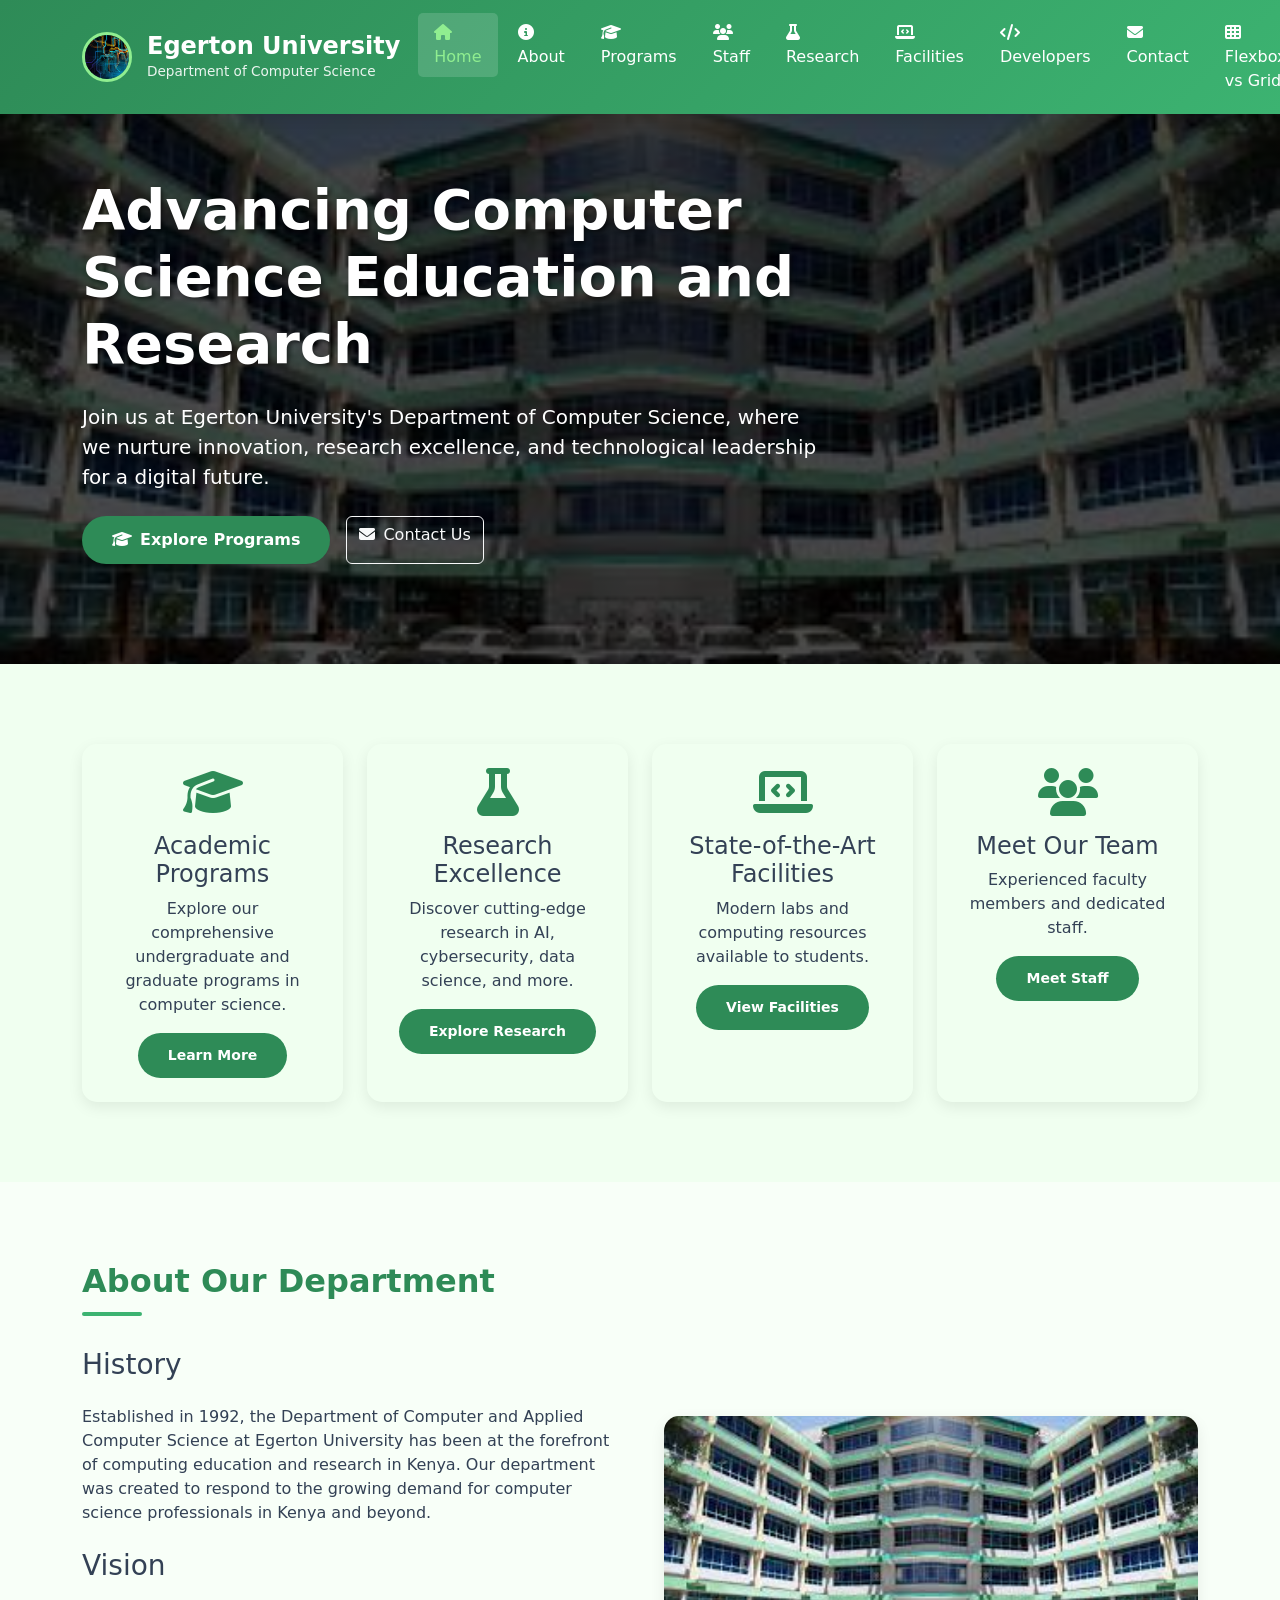
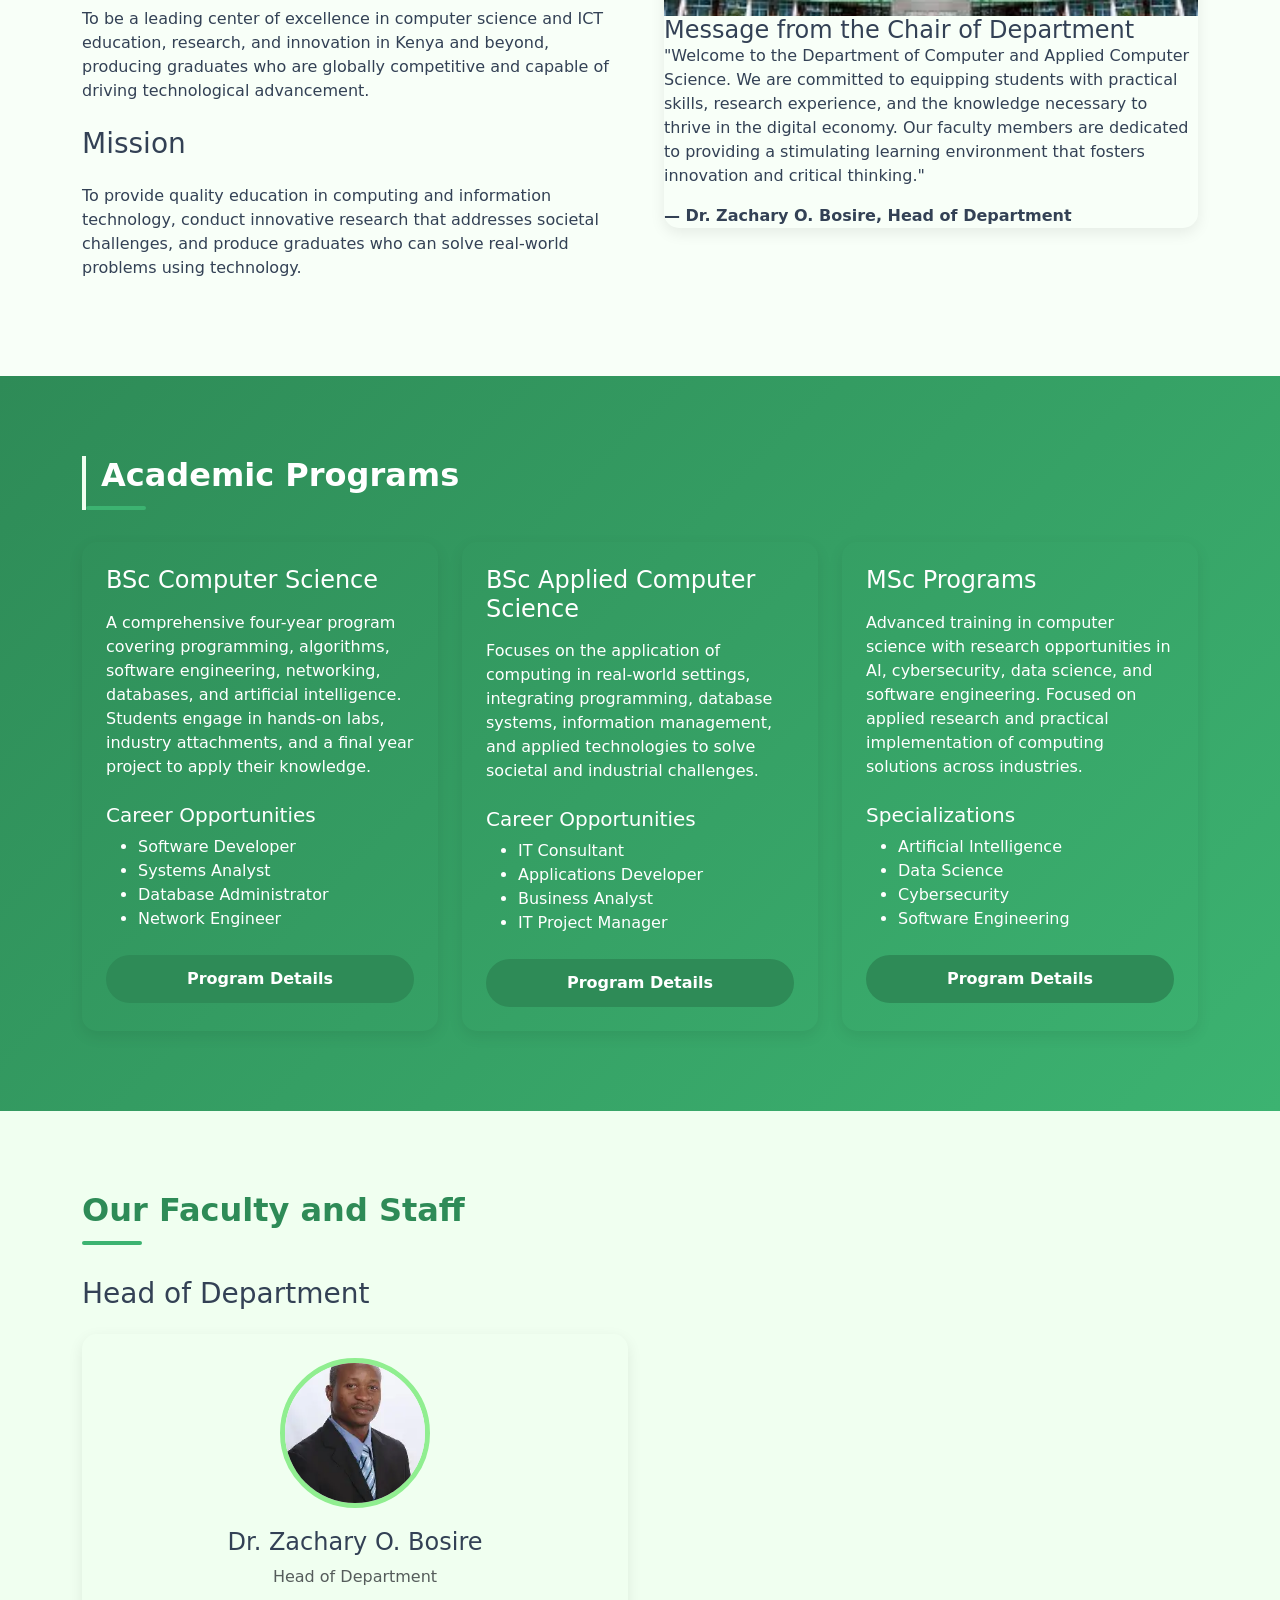
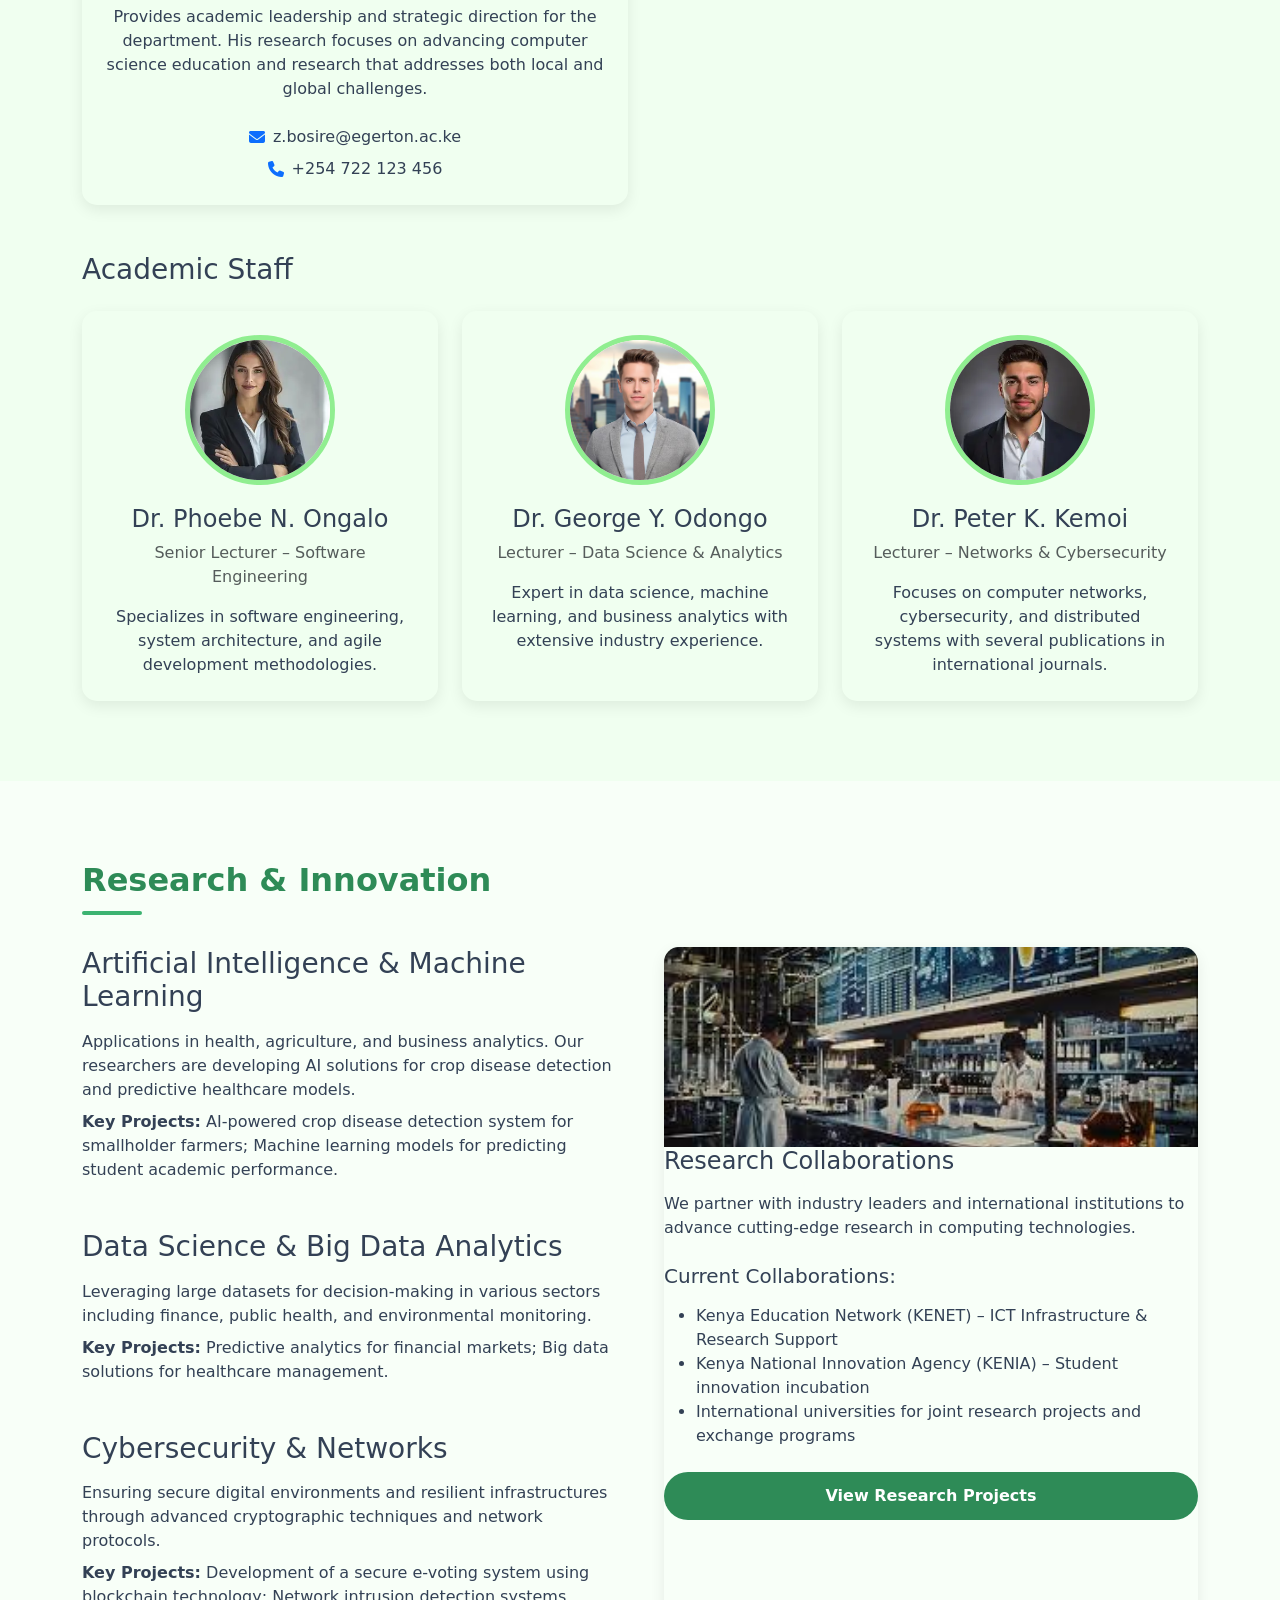
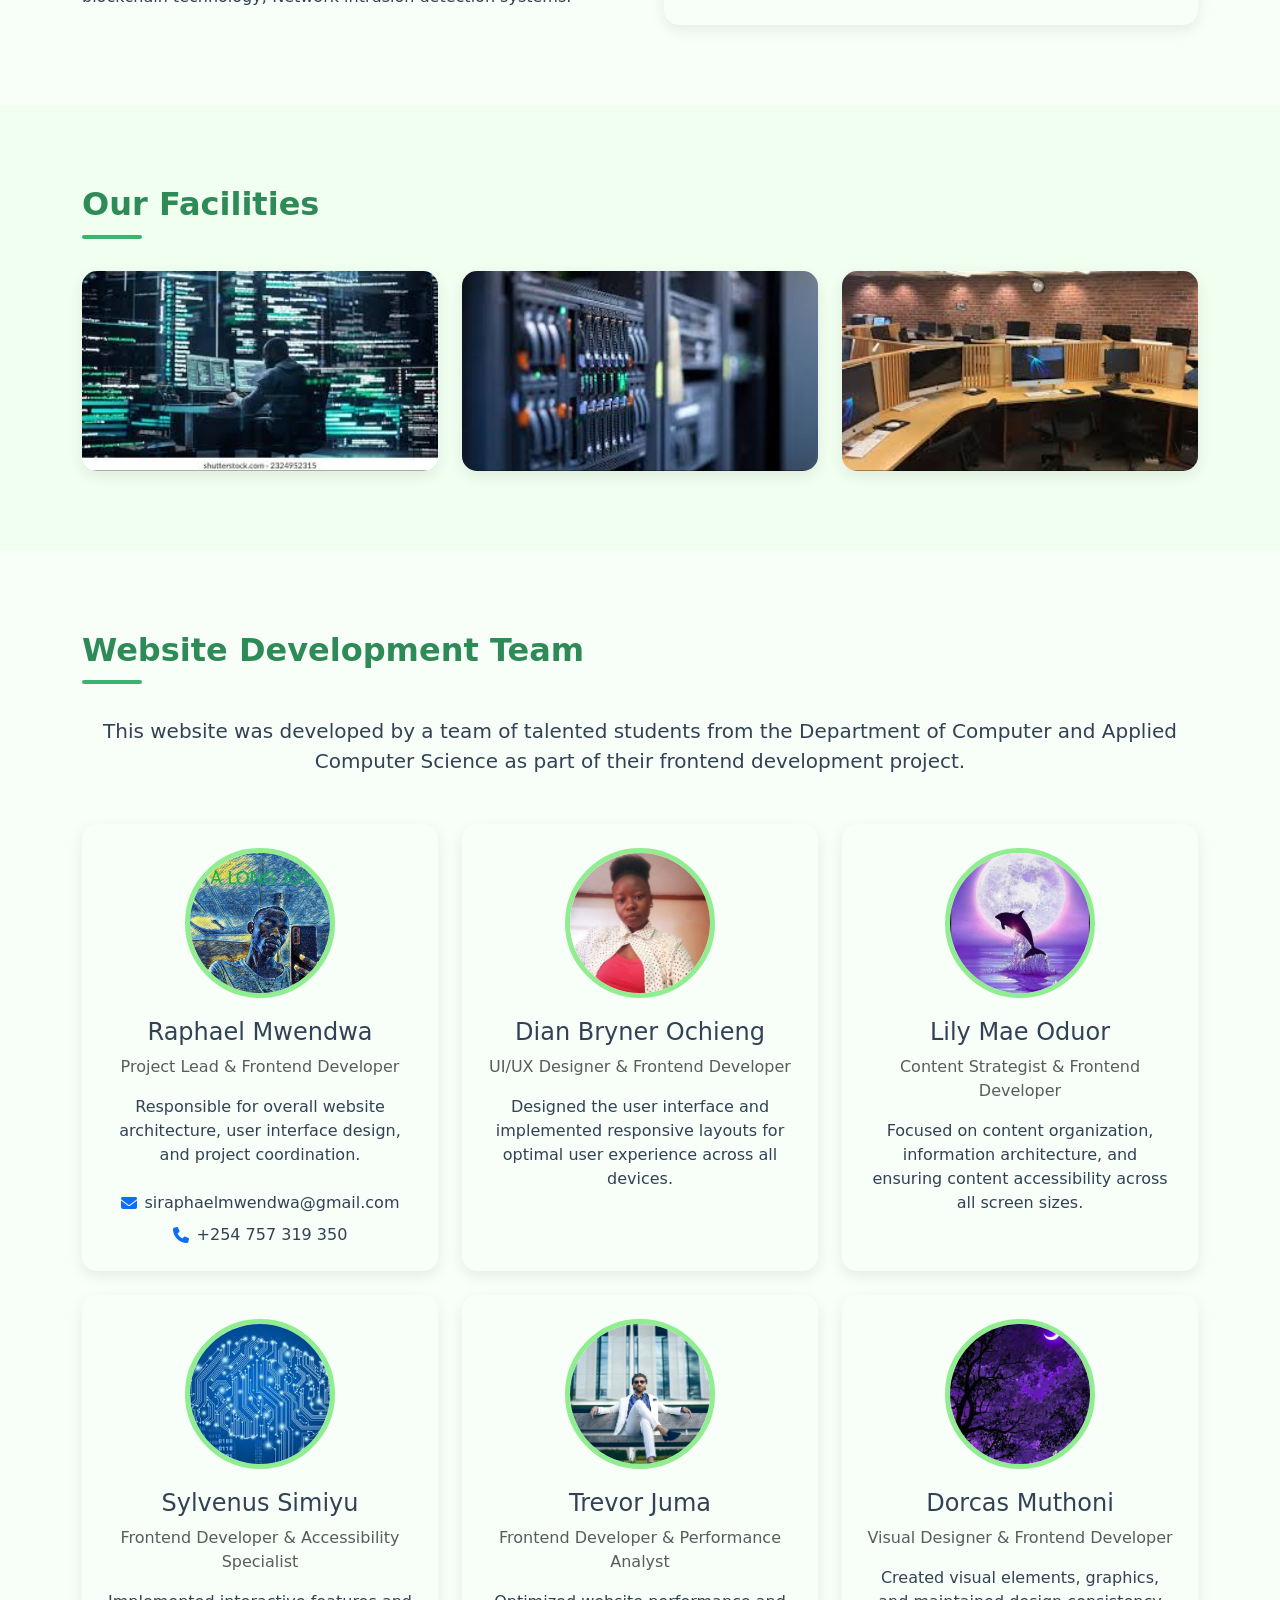
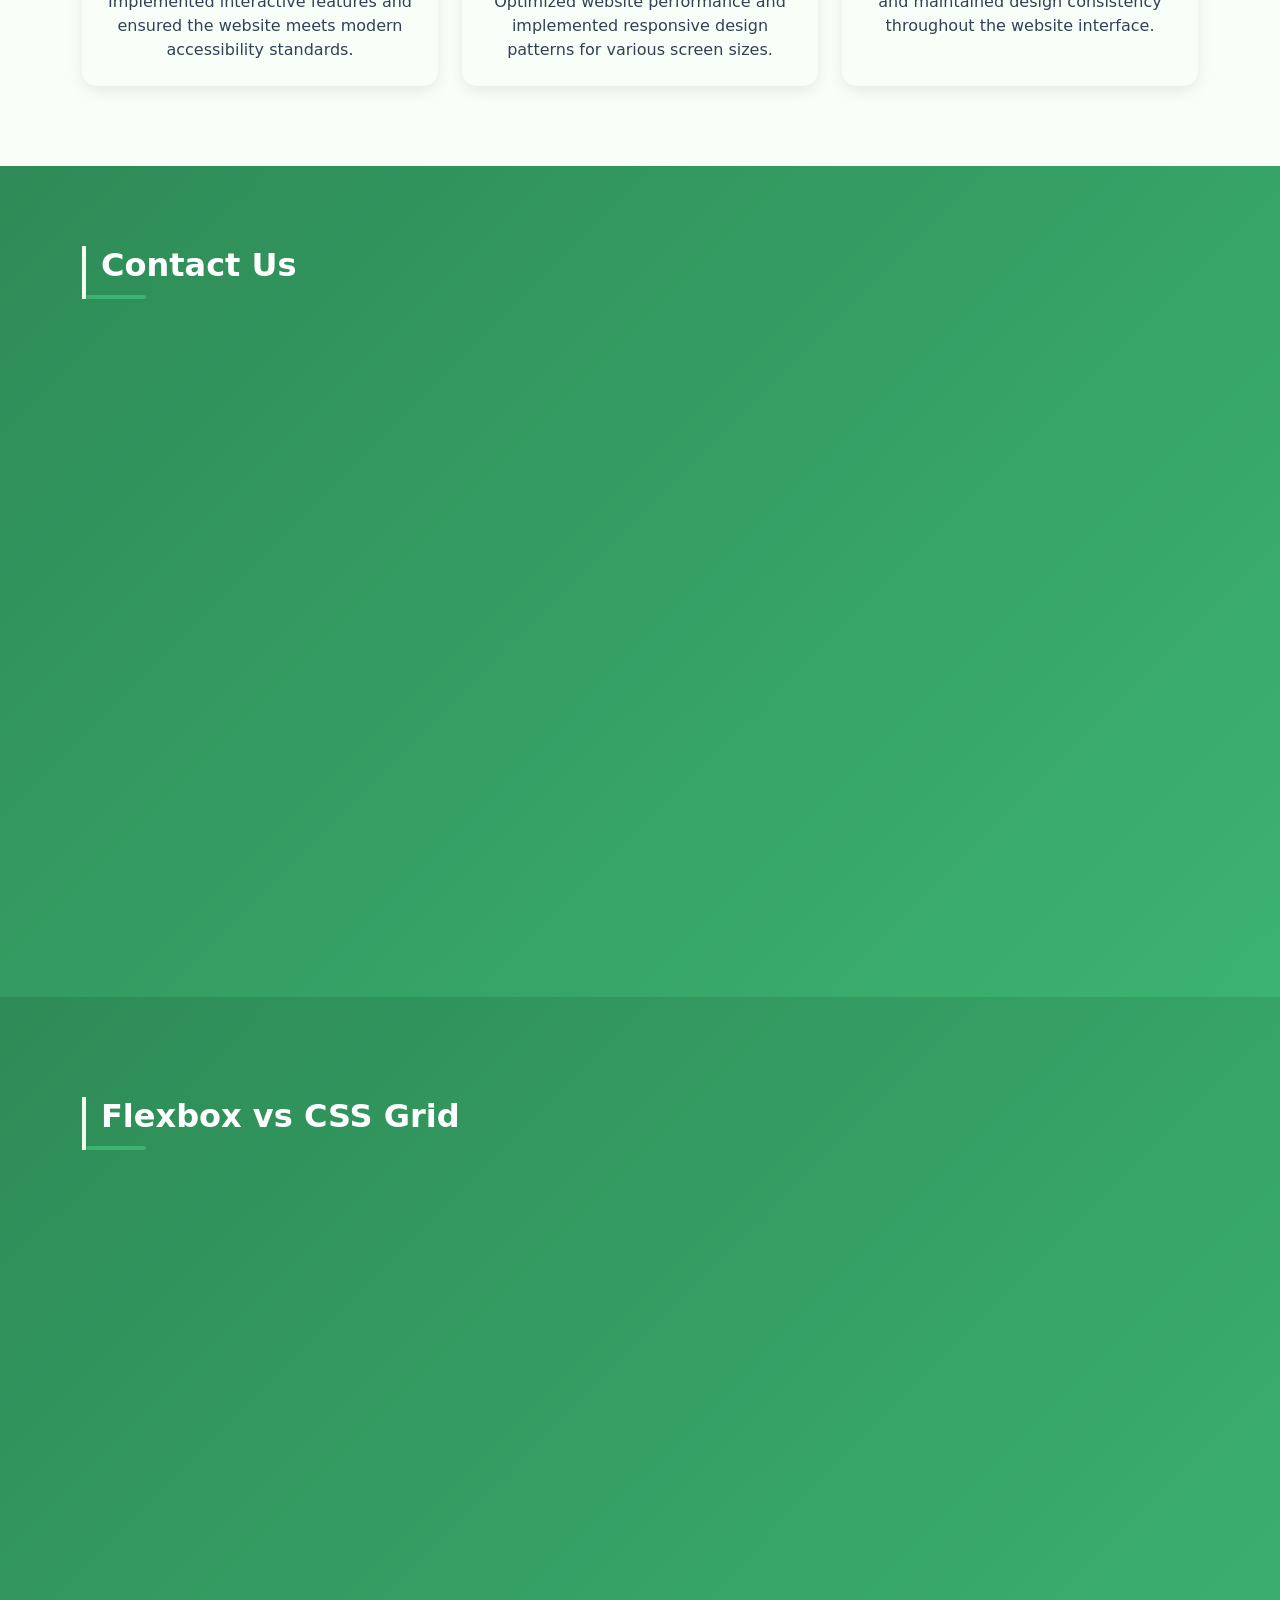
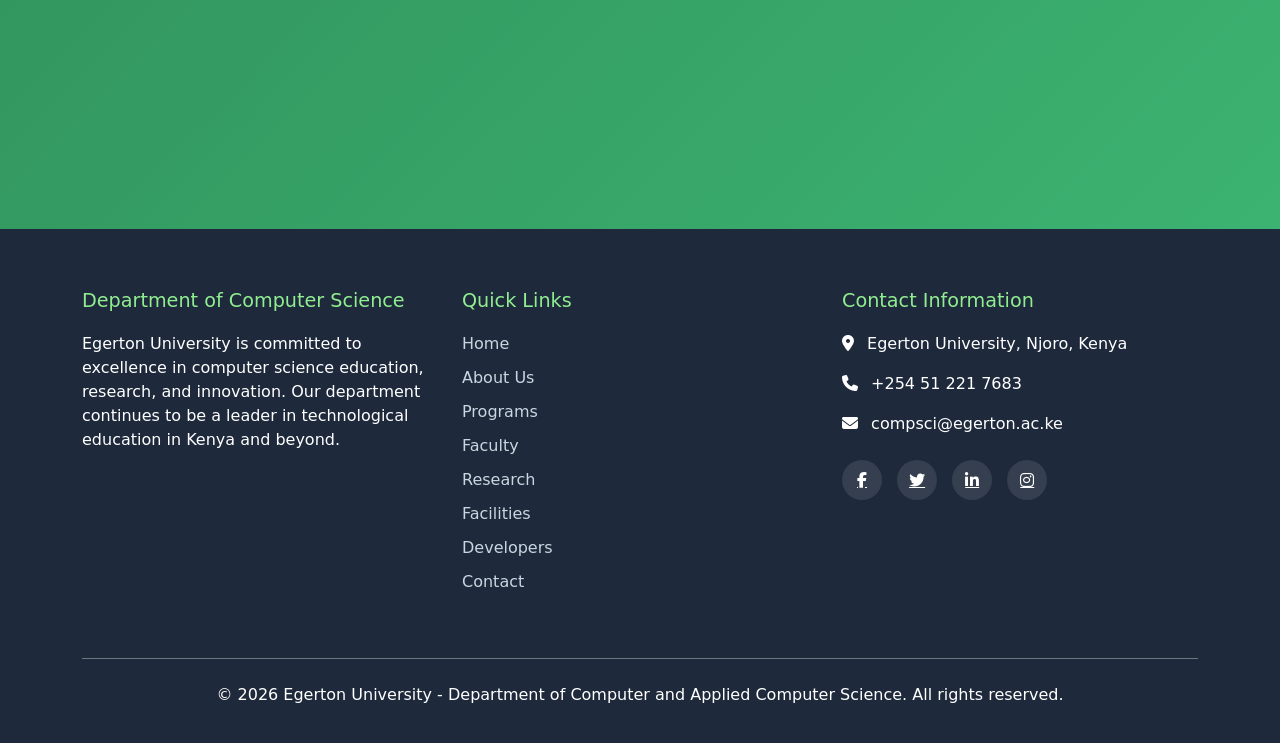
<file: index.html>
<!DOCTYPE html>
<html lang="en">
<head>
    <meta charset="UTF-8">
    <meta name="viewport" content="width=device-width, initial-scale=1.0">
    <title>Egerton University - Department of Computer Science</title>
    <link rel="icon" type="image/x-icon" href="images/favicon.ico">
    
    <!-- Bootstrap 5 CSS -->
    <link href="https://cdn.jsdelivr.net/npm/bootstrap@5.3.0-alpha1/dist/css/bootstrap.min.css" rel="stylesheet">
    <!-- Font Awesome -->
    <link rel="stylesheet" href="https://cdnjs.cloudflare.com/ajax/libs/font-awesome/6.4.0/css/all.min.css">
    <!-- Animate.css for animations -->
    <link rel="stylesheet" href="https://cdnjs.cloudflare.com/ajax/libs/animate.css/4.1.1/animate.min.css">
    <!-- Custom CSS -->
    <style>
        :root {
            --primary-green: #2E8B57;
            --secondary-green: #90EE90;
            --accent-green: #3CB371;
            --light-green: #F0FFF0;
            --pale-green: #F8FFF8;
            --white: #ffffff;
            --light-gray: #f8fafc;
            --dark-charcoal: #1e293b;
            --text-dark: #334155;
        }

        body {
            font-family: 'Segoe UI', system-ui, sans-serif;
            color: var(--text-dark);
            padding-top: 76px; /* For fixed navbar */
            scroll-behavior: smooth;
        }

        /* Navbar Styling */
        .navbar {
            background: linear-gradient(135deg, var(--primary-green), var(--accent-green));
            box-shadow: 0 4px 12px rgba(0,0,0,0.1);
            transition: all 0.3s ease;
            padding: 0.8rem 0;
        }

        .navbar-brand {
            display: flex;
            align-items: center;
            gap: 15px;
        }

        .logo-img {
            height: 50px;
            width: 50px;
            border-radius: 50%;
            object-fit: cover;
            border: 3px solid var(--secondary-green);
            transition: transform 0.3s ease;
        }

        .logo-img:hover {
            transform: scale(1.05) rotate(5deg);
        }

        .brand-text h1 {
            font-size: 1.5rem;
            color: var(--white);
            margin: 0;
            font-weight: 700;
        }

        .brand-text p {
            font-size: 0.85rem;
            color: var(--white);
            opacity: 0.9;
            margin: 0;
        }

        .nav-link {
            color: var(--white) !important;
            font-weight: 500;
            padding: 0.5rem 1rem !important;
            transition: all 0.3s ease;
            border-radius: 5px;
            margin: 0 2px;
        }

        .nav-link:hover, .nav-link.active {
            background-color: rgba(255, 255, 255, 0.15);
            color: var(--secondary-green) !important;
        }

        /* Hero Section */
        .hero-section {
            background: linear-gradient(rgba(0, 0, 0, 0.7), rgba(0, 0, 0, 0.7)), url('images/department-building.jpg') no-repeat center center;
            background-size: cover;
            color: var(--white);
            padding: 100px 0;
            position: relative;
            overflow: hidden;
        }

        .hero-content {
            position: relative;
            z-index: 2;
        }

        .hero-title {
            font-size: 3.5rem;
            font-weight: 700;
            margin-bottom: 1.5rem;
            text-shadow: 2px 2px 4px rgba(0,0,0,0.5);
        }

        /* Section Styling */
        .section-title {
            color: var(--primary-green);
            font-weight: 700;
            margin-bottom: 2rem;
            position: relative;
            padding-bottom: 15px;
        }

        .section-title:after {
            content: '';
            position: absolute;
            bottom: 0;
            left: 0;
            width: 60px;
            height: 4px;
            background: var(--accent-green);
            border-radius: 2px;
        }

        .section-pale {
            background-color: var(--pale-green);
            padding: 80px 0;
        }

        .section-light {
            background-color: var(--light-green);
            padding: 80px 0;
        }

        .section-green {
            background: linear-gradient(135deg, var(--primary-green), var(--accent-green));
            color: var(--white);
            padding: 80px 0;
        }

        /* Card Styling */
        .custom-card {
            border: none;
            border-radius: 15px;
            overflow: hidden;
            transition: all 0.4s ease;
            height: 100%;
            box-shadow: 0 5px 15px rgba(0,0,0,0.08);
        }

        .custom-card:hover {
            transform: translateY(-10px);
            box-shadow: 0 15px 30px rgba(0,0,0,0.15);
        }

        .card-img-top {
            height: 200px;
            object-fit: cover;
            transition: transform 0.5s ease;
        }

        .custom-card:hover .card-img-top {
            transform: scale(1.05);
        }

        .staff-img {
            width: 150px;
            height: 150px;
            border-radius: 50%;
            object-fit: cover;
            border: 5px solid var(--secondary-green);
            margin: 0 auto 20px;
        }

        /* Button Styling */
        .btn-custom {
            background: var(--primary-green);
            color: var(--white);
            border: none;
            padding: 12px 30px;
            border-radius: 50px;
            font-weight: 600;
            transition: all 0.3s ease;
            position: relative;
            overflow: hidden;
        }

        .btn-custom:hover {
            background: var(--accent-green);
            color: var(--white);
            transform: translateY(-3px);
            box-shadow: 0 5px 15px rgba(0,0,0,0.2);
        }

        .btn-custom:after {
            content: '';
            position: absolute;
            top: 50%;
            left: 50%;
            width: 5px;
            height: 5px;
            background: rgba(255, 255, 255, 0.5);
            opacity: 0;
            border-radius: 100%;
            transform: scale(1, 1) translate(-50%);
            transform-origin: 50% 50%;
        }

        .btn-custom:focus:not(:active)::after {
            animation: ripple 1s ease-out;
        }

        @keyframes ripple {
            0% {
                transform: scale(0, 0);
                opacity: 0.5;
            }
            100% {
                transform: scale(20, 20);
                opacity: 0;
            }
        }

        /* Animation Classes */
        .fade-in {
            opacity: 0;
            transform: translateY(20px);
            transition: all 0.6s ease;
        }

        .fade-in.visible {
            opacity: 1;
            transform: translateY(0);
        }

        .hover-lift {
            transition: transform 0.3s ease;
        }

        .hover-lift:hover {
            transform: translateY(-5px);
        }

        /* Facilities Overlay */
        .facility-card {
            position: relative;
            overflow: hidden;
            border-radius: 15px;
        }

        .facility-overlay {
            position: absolute;
            bottom: 0;
            left: 0;
            right: 0;
            background: rgba(0, 0, 0, 0.8);
            color: var(--white);
            padding: 20px;
            transform: translateY(100%);
            transition: transform 0.3s ease;
        }

        .facility-card:hover .facility-overlay {
            transform: translateY(0);
        }

        /* Form Styling */
        .form-control {
            border: 2px solid #e2e8f0;
            border-radius: 10px;
            padding: 12px 15px;
            transition: all 0.3s ease;
        }

        .form-control:focus {
            border-color: var(--primary-green);
            box-shadow: 0 0 0 0.2rem rgba(46, 139, 87, 0.25);
        }

        /* Footer */
        footer {
            background: var(--dark-charcoal);
            color: var(--white);
            padding: 60px 0 20px;
        }

        .footer-title {
            color: var(--secondary-green);
            margin-bottom: 20px;
            font-size: 1.2rem;
        }

        .footer-links {
            list-style: none;
            padding: 0;
        }

        .footer-links li {
            margin-bottom: 10px;
        }

        .footer-links a {
            color: #cbd5e0;
            text-decoration: none;
            transition: all 0.3s ease;
        }

        .footer-links a:hover {
            color: var(--secondary-green);
            padding-left: 5px;
        }

        .social-icons a {
            display: inline-flex;
            align-items: center;
            justify-content: center;
            width: 40px;
            height: 40px;
            background: rgba(255, 255, 255, 0.1);
            border-radius: 50%;
            color: var(--white);
            margin-right: 10px;
            transition: all 0.3s ease;
        }

        .social-icons a:hover {
            background: var(--accent-green);
            transform: translateY(-3px);
        }

        /* Back to top button */
        .back-to-top {
            position: fixed;
            bottom: 30px;
            right: 30px;
            width: 50px;
            height: 50px;
            background: var(--primary-green);
            color: var(--white);
            border-radius: 50%;
            display: flex;
            align-items: center;
            justify-content: center;
            text-decoration: none;
            opacity: 0;
            visibility: hidden;
            transition: all 0.3s ease;
            z-index: 1000;
        }

        .back-to-top.show {
            opacity: 1;
            visibility: visible;
        }

        .back-to-top:hover {
            background: var(--accent-green);
            transform: translateY(-3px);
        }

        /* Flexbox vs Grid Page */
        .flexgrid-hero {
            background: linear-gradient(135deg, var(--primary-green), var(--accent-green));
            color: var(--white);
            padding: 100px 0;
        }

        .demo-box {
            background: rgba(255, 255, 255, 0.1);
            padding: 30px;
            border-radius: 15px;
            text-align: center;
            transition: all 0.3s ease;
        }

        .demo-box:hover {
            background: rgba(255, 255, 255, 0.2);
            transform: translateY(-5px);
        }

        /* Responsive Design */
        @media (max-width: 768px) {
            .hero-title {
                font-size: 2.5rem;
            }
            
            .navbar-brand {
                gap: 10px;
            }
            
            .logo-img {
                height: 40px;
                width: 40px;
            }
            
            .brand-text h1 {
                font-size: 1.2rem;
            }
            
            .brand-text p {
                font-size: 0.75rem;
            }
        }

        @media (max-width: 576px) {
            .hero-title {
                font-size: 2rem;
            }
            
            .section-title {
                font-size: 1.5rem;
            }
        }
    </style>
</head>
<body data-bs-spy="scroll" data-bs-target="#navbar" data-bs-offset="100">
    
    <!-- Back to Top Button -->
    <a href="#" class="back-to-top">
        <i class="fas fa-arrow-up"></i>
    </a>

    <!-- Navigation -->
    <nav id="navbar" class="navbar navbar-expand-lg navbar-dark fixed-top">
        <div class="container">
            <a class="navbar-brand" href="#home">
                <img src="images/logo.png" alt="Egerton University Logo" class="logo-img">
                <div class="brand-text">
                    <h1>Egerton University</h1>
                    <p>Department of Computer Science</p>
                </div>
            </a>
            
            <button class="navbar-toggler" type="button" data-bs-toggle="collapse" data-bs-target="#navbarNav">
                <span class="navbar-toggler-icon"></span>
            </button>
            
            <div class="collapse navbar-collapse" id="navbarNav">
                <ul class="navbar-nav ms-auto">
                    <li class="nav-item">
                        <a class="nav-link" href="#home"><i class="fas fa-home me-1"></i> Home</a>
                    </li>
                    <li class="nav-item">
                        <a class="nav-link" href="#about"><i class="fas fa-info-circle me-1"></i> About</a>
                    </li>
                    <li class="nav-item">
                        <a class="nav-link" href="#programs"><i class="fas fa-graduation-cap me-1"></i> Programs</a>
                    </li>
                    <li class="nav-item">
                        <a class="nav-link" href="#staff"><i class="fas fa-users me-1"></i> Staff</a>
                    </li>
                    <li class="nav-item">
                        <a class="nav-link" href="#research"><i class="fas fa-flask me-1"></i> Research</a>
                    </li>
                    <li class="nav-item">
                        <a class="nav-link" href="#facilities"><i class="fas fa-laptop-code me-1"></i> Facilities</a>
                    </li>
                    <li class="nav-item">
                        <a class="nav-link" href="#developers"><i class="fas fa-code me-1"></i> Developers</a>
                    </li>
                    <li class="nav-item">
                        <a class="nav-link" href="#contact"><i class="fas fa-envelope me-1"></i> Contact</a>
                    </li>
                    <li class="nav-item">
                        <a class="nav-link" href="#flexbox"><i class="fas fa-th me-1"></i> Flexbox vs Grid</a>
                    </li>
                </ul>
            </div>
        </div>
    </nav>

    <!-- Home Section -->
    <section id="home" class="hero-section">
        <div class="container">
            <div class="row align-items-center">
                <div class="col-lg-8">
                    <div class="hero-content animate__animated animate__fadeInLeft">
                        <h1 class="hero-title">Advancing Computer Science Education and Research</h1>
                        <p class="lead mb-4">Join us at Egerton University's Department of Computer Science, where we nurture innovation, research excellence, and technological leadership for a digital future.</p>
                        <div class="d-flex flex-wrap gap-3">
                            <a href="#programs" class="btn btn-custom animate__animated animate__pulse animate__infinite animate__slower">
                                <i class="fas fa-graduation-cap me-2"></i>Explore Programs
                            </a>
                            <a href="#contact" class="btn btn-outline-light">
                                <i class="fas fa-envelope me-2"></i>Contact Us
                            </a>
                        </div>
                    </div>
                </div>
            </div>
        </div>
    </section>

    <!-- Teasers Section -->
    <section class="section-light">
        <div class="container">
            <div class="row g-4">
                <div class="col-md-3 col-sm-6">
                    <div class="custom-card fade-in">
                        <div class="card-body text-center p-4">
                            <i class="fas fa-graduation-cap fa-3x mb-3" style="color: var(--primary-green);"></i>
                            <h4>Academic Programs</h4>
                            <p class="mb-3">Explore our comprehensive undergraduate and graduate programs in computer science.</p>
                            <a href="#programs" class="btn btn-sm btn-custom">Learn More</a>
                        </div>
                    </div>
                </div>
                <div class="col-md-3 col-sm-6">
                    <div class="custom-card fade-in">
                        <div class="card-body text-center p-4">
                            <i class="fas fa-flask fa-3x mb-3" style="color: var(--primary-green);"></i>
                            <h4>Research Excellence</h4>
                            <p class="mb-3">Discover cutting-edge research in AI, cybersecurity, data science, and more.</p>
                            <a href="#research" class="btn btn-sm btn-custom">Explore Research</a>
                        </div>
                    </div>
                </div>
                <div class="col-md-3 col-sm-6">
                    <div class="custom-card fade-in">
                        <div class="card-body text-center p-4">
                            <i class="fas fa-laptop-code fa-3x mb-3" style="color: var(--primary-green);"></i>
                            <h4>State-of-the-Art Facilities</h4>
                            <p class="mb-3">Modern labs and computing resources available to students.</p>
                            <a href="#facilities" class="btn btn-sm btn-custom">View Facilities</a>
                        </div>
                    </div>
                </div>
                <div class="col-md-3 col-sm-6">
                    <div class="custom-card fade-in">
                        <div class="card-body text-center p-4">
                            <i class="fas fa-users fa-3x mb-3" style="color: var(--primary-green);"></i>
                            <h4>Meet Our Team</h4>
                            <p class="mb-3">Experienced faculty members and dedicated staff.</p>
                            <a href="#staff" class="btn btn-sm btn-custom">Meet Staff</a>
                        </div>
                    </div>
                </div>
            </div>
        </div>
    </section>

    <!-- About Section -->
    <section id="about" class="section-pale">
        <div class="container">
            <h2 class="section-title animate__animated animate__fadeIn">About Our Department</h2>
            
            <div class="row g-5 align-items-center">
                <div class="col-lg-6">
                    <div class="fade-in">
                        <h3 class="mb-4">History</h3>
                        <p class="mb-4">Established in 1992, the Department of Computer and Applied Computer Science at Egerton University has been at the forefront of computing education and research in Kenya. Our department was created to respond to the growing demand for computer science professionals in Kenya and beyond.</p>
                        
                        <h3 class="mb-4">Vision</h3>
                        <p class="mb-4">To be a leading center of excellence in computer science and ICT education, research, and innovation in Kenya and beyond, producing graduates who are globally competitive and capable of driving technological advancement.</p>
                        
                        <h3 class="mb-4">Mission</h3>
                        <p>To provide quality education in computing and information technology, conduct innovative research that addresses societal challenges, and produce graduates who can solve real-world problems using technology.</p>
                    </div>
                </div>
                <div class="col-lg-6">
                    <div class="custom-card fade-in hover-lift">
                        <img src="images/department-building.jpg" class="card-img-top" alt="Department Building">
                        <div class="card-body">
                            <h4 class="card-title">Message from the Chair of Department</h4>
                            <p class="card-text">"Welcome to the Department of Computer and Applied Computer Science. We are committed to equipping students with practical skills, research experience, and the knowledge necessary to thrive in the digital economy. Our faculty members are dedicated to providing a stimulating learning environment that fosters innovation and critical thinking."</p>
                            <p class="mb-0"><strong>— Dr. Zachary O. Bosire, Head of Department</strong></p>
                        </div>
                    </div>
                </div>
            </div>
        </div>
    </section>

    <!-- Programs Section -->
    <section id="programs" class="section-green">
        <div class="container">
            <h2 class="section-title animate__animated animate__fadeIn" style="color: var(--white); border-left: 4px solid var(--light-green); padding-left: 15px;">Academic Programs</h2>
            
            <div class="row g-4">
                <div class="col-lg-4 col-md-6">
                    <div class="custom-card fade-in">
                        <div class="card-body p-4">
                            <h3 class="card-title h4 mb-3">BSc Computer Science</h3>
                            <p class="mb-3">A comprehensive four-year program covering programming, algorithms, software engineering, networking, databases, and artificial intelligence. Students engage in hands-on labs, industry attachments, and a final year project to apply their knowledge.</p>
                            <h5 class="mt-4 mb-2">Career Opportunities</h5>
                            <ul class="mb-4">
                                <li>Software Developer</li>
                                <li>Systems Analyst</li>
                                <li>Database Administrator</li>
                                <li>Network Engineer</li>
                            </ul>
                            <a href="#" class="btn btn-custom w-100">Program Details</a>
                        </div>
                    </div>
                </div>
                
                <div class="col-lg-4 col-md-6">
                    <div class="custom-card fade-in">
                        <div class="card-body p-4">
                            <h3 class="card-title h4 mb-3">BSc Applied Computer Science</h3>
                            <p class="mb-3">Focuses on the application of computing in real-world settings, integrating programming, database systems, information management, and applied technologies to solve societal and industrial challenges.</p>
                            <h5 class="mt-4 mb-2">Career Opportunities</h5>
                            <ul class="mb-4">
                                <li>IT Consultant</li>
                                <li>Applications Developer</li>
                                <li>Business Analyst</li>
                                <li>IT Project Manager</li>
                            </ul>
                            <a href="#" class="btn btn-custom w-100">Program Details</a>
                        </div>
                    </div>
                </div>
                
                <div class="col-lg-4 col-md-6">
                    <div class="custom-card fade-in">
                        <div class="card-body p-4">
                            <h3 class="card-title h4 mb-3">MSc Programs</h3>
                            <p class="mb-3">Advanced training in computer science with research opportunities in AI, cybersecurity, data science, and software engineering. Focused on applied research and practical implementation of computing solutions across industries.</p>
                            <h5 class="mt-4 mb-2">Specializations</h5>
                            <ul class="mb-4">
                                <li>Artificial Intelligence</li>
                                <li>Data Science</li>
                                <li>Cybersecurity</li>
                                <li>Software Engineering</li>
                            </ul>
                            <a href="#" class="btn btn-custom w-100">Program Details</a>
                        </div>
                    </div>
                </div>
            </div>
        </div>
    </section>

    <!-- Staff Section -->
    <section id="staff" class="section-light">
        <div class="container">
            <h2 class="section-title animate__animated animate__fadeIn">Our Faculty and Staff</h2>
            
            <h3 class="mb-4">Head of Department</h3>
            <div class="row mb-5">
                <div class="col-lg-6">
                    <div class="custom-card fade-in">
                        <div class="card-body text-center p-4">
                            <img src="images/staff/bosire.jpg" alt="Dr. Zachary O. Bosire" class="staff-img">
                            <h3 class="staff-name h4 mb-2">Dr. Zachary O. Bosire</h3>
                            <p class="staff-role text-muted mb-3">Head of Department</p>
                            <p class="mb-4">Provides academic leadership and strategic direction for the department. His research focuses on advancing computer science education and research that addresses both local and global challenges.</p>
                            <div class="staff-contact">
                                <div class="d-flex flex-column gap-2">
                                    <div class="d-flex align-items-center justify-content-center gap-2">
                                        <i class="fas fa-envelope text-primary"></i>
                                        <span>z.bosire@egerton.ac.ke</span>
                                    </div>
                                    <div class="d-flex align-items-center justify-content-center gap-2">
                                        <i class="fas fa-phone text-primary"></i>
                                        <span>+254 722 123 456</span>
                                    </div>
                                </div>
                            </div>
                        </div>
                    </div>
                </div>
            </div>
            
            <h3 class="mb-4">Academic Staff</h3>
            <div class="row g-4">
                <div class="col-lg-4 col-md-6">
                    <div class="custom-card fade-in hover-lift">
                        <div class="card-body text-center p-4">
                            <img src="images/staff/phoebe.jpg" alt="Dr. Phoebe N. Ongalo" class="staff-img">
                            <h3 class="staff-name h4 mb-2">Dr. Phoebe N. Ongalo</h3>
                            <p class="staff-role text-muted mb-3">Senior Lecturer – Software Engineering</p>
                            <p class="mb-0">Specializes in software engineering, system architecture, and agile development methodologies.</p>
                        </div>
                    </div>
                </div>
                
                <div class="col-lg-4 col-md-6">
                    <div class="custom-card fade-in hover-lift">
                        <div class="card-body text-center p-4">
                            <img src="images/staff/odongo.jpg" alt="Dr. George Y. Odongo" class="staff-img">
                            <h3 class="staff-name h4 mb-2">Dr. George Y. Odongo</h3>
                            <p class="staff-role text-muted mb-3">Lecturer – Data Science & Analytics</p>
                            <p class="mb-0">Expert in data science, machine learning, and business analytics with extensive industry experience.</p>
                        </div>
                    </div>
                </div>
                
                <div class="col-lg-4 col-md-6">
                    <div class="custom-card fade-in hover-lift">
                        <div class="card-body text-center p-4">
                            <img src="images/staff/worker.jpg" alt="Dr. Peter K. Kemoi" class="staff-img">
                            <h3 class="staff-name h4 mb-2">Dr. Peter K. Kemoi</h3>
                            <p class="staff-role text-muted mb-3">Lecturer – Networks & Cybersecurity</p>
                            <p class="mb-0">Focuses on computer networks, cybersecurity, and distributed systems with several publications in international journals.</p>
                        </div>
                    </div>
                </div>
            </div>
        </div>
    </section>

    <!-- Research Section -->
    <section id="research" class="section-pale">
        <div class="container">
            <h2 class="section-title animate__animated animate__fadeIn">Research & Innovation</h2>
            
            <div class="row g-5">
                <div class="col-lg-6">
                    <div class="fade-in">
                        <div class="research-area mb-5">
                            <h3 class="mb-3">Artificial Intelligence & Machine Learning</h3>
                            <p class="mb-2">Applications in health, agriculture, and business analytics. Our researchers are developing AI solutions for crop disease detection and predictive healthcare models.</p>
                            <p><strong>Key Projects:</strong> AI-powered crop disease detection system for smallholder farmers; Machine learning models for predicting student academic performance.</p>
                        </div>
                        
                        <div class="research-area mb-5">
                            <h3 class="mb-3">Data Science & Big Data Analytics</h3>
                            <p class="mb-2">Leveraging large datasets for decision-making in various sectors including finance, public health, and environmental monitoring.</p>
                            <p><strong>Key Projects:</strong> Predictive analytics for financial markets; Big data solutions for healthcare management.</p>
                        </div>
                        
                        <div class="research-area">
                            <h3 class="mb-3">Cybersecurity & Networks</h3>
                            <p class="mb-2">Ensuring secure digital environments and resilient infrastructures through advanced cryptographic techniques and network protocols.</p>
                            <p><strong>Key Projects:</strong> Development of a secure e-voting system using blockchain technology; Network intrusion detection systems.</p>
                        </div>
                    </div>
                </div>
                
                <div class="col-lg-6">
                    <div class="custom-card fade-in hover-lift">
                        <img src="images/research-lab.jpg" class="card-img-top" alt="Research Lab">
                        <div class="card-body">
                            <h4 class="card-title mb-3">Research Collaborations</h4>
                            <p class="card-text mb-4">We partner with industry leaders and international institutions to advance cutting-edge research in computing technologies.</p>
                            <h5 class="mb-3">Current Collaborations:</h5>
                            <ul class="mb-4">
                                <li>Kenya Education Network (KENET) – ICT Infrastructure & Research Support</li>
                                <li>Kenya National Innovation Agency (KENIA) – Student innovation incubation</li>
                                <li>International universities for joint research projects and exchange programs</li>
                            </ul>
                            <a href="#" class="btn btn-custom w-100">View Research Projects</a>
                        </div>
                    </div>
                </div>
            </div>
        </div>
    </section>

    <!-- Facilities Section -->
    <section id="facilities" class="section-light">
        <div class="container">
            <h2 class="section-title animate__animated animate__fadeIn">Our Facilities</h2>
            
            <div class="row g-4">
                <div class="col-lg-4 col-md-6">
                    <div class="facility-card custom-card fade-in">
                        <img src="images/facilities/programming-lab.jpg" class="card-img-top" alt="Programming Lab">
                        <div class="facility-overlay">
                            <h3>Programming Lab</h3>
                            <p>Equipped with modern PCs for C, C++, Java, and Python programming exercises. Features high-speed internet and specialized software for software development.</p>
                        </div>
                    </div>
                </div>
                
                <div class="col-lg-4 col-md-6">
                    <div class="facility-card custom-card fade-in">
                        <img src="images/facilities/networking-lab.jpg" class="card-img-top" alt="Networking Lab">
                        <div class="facility-overlay">
                            <h3>Networking Lab</h3>
                            <p>Dedicated for networking simulations, router configuration, and cybersecurity training. Includes Cisco equipment and specialized network analysis tools.</p>
                        </div>
                    </div>
                </div>
                
                <div class="col-lg-4 col-md-6">
                    <div class="facility-card custom-card fade-in">
                        <img src="images/facilities/multimedia-lab.jpg" class="card-img-top" alt="Multimedia Lab">
                        <div class="facility-overlay">
                            <h3>Multimedia Lab</h3>
                            <p>Supports graphic design, web development, and multimedia projects. Equipped with high-end computers and creative software suites.</p>
                        </div>
                    </div>
                </div>
            </div>
        </div>
    </section>

    <!-- Developers Section -->
    <section id="developers" class="section-pale">
        <div class="container">
            <h2 class="section-title animate__animated animate__fadeIn">Website Development Team</h2>
            <p class="lead text-center mb-5">This website was developed by a team of talented students from the Department of Computer and Applied Computer Science as part of their frontend development project.</p>
            
            <div class="row g-4">
                <div class="col-lg-4 col-md-6">
                    <div class="custom-card fade-in hover-lift">
                        <div class="card-body text-center p-4">
                            <img src="images/developers/raphael.jpg" alt="Raphael Mwendwa" class="staff-img">
                            <h3 class="staff-name h4 mb-2">Raphael Mwendwa</h3>
                            <p class="staff-role text-muted mb-3">Project Lead & Frontend Developer</p>
                            <p class="mb-4">Responsible for overall website architecture, user interface design, and project coordination.</p>
                            <div class="staff-contact">
                                <div class="d-flex flex-column gap-2">
                                    <div class="d-flex align-items-center justify-content-center gap-2">
                                        <i class="fas fa-envelope text-primary"></i>
                                        <span>siraphaelmwendwa@gmail.com</span>
                                    </div>
                                    <div class="d-flex align-items-center justify-content-center gap-2">
                                        <i class="fas fa-phone text-primary"></i>
                                        <span>+254 757 319 350</span>
                                    </div>
                                </div>
                            </div>
                        </div>
                    </div>
                </div>
                
                <div class="col-lg-4 col-md-6">
                    <div class="custom-card fade-in hover-lift">
                        <div class="card-body text-center p-4">
                            <img src="images/developers/dian.jpg" alt="Dian Bryner Ochieng" class="staff-img">
                            <h3 class="staff-name h4 mb-2">Dian Bryner Ochieng</h3>
                            <p class="staff-role text-muted mb-3">UI/UX Designer & Frontend Developer</p>
                            <p class="mb-0">Designed the user interface and implemented responsive layouts for optimal user experience across all devices.</p>
                        </div>
                    </div>
                </div>
                
                <div class="col-lg-4 col-md-6">
                    <div class="custom-card fade-in hover-lift">
                        <div class="card-body text-center p-4">
                            <img src="images/developers/lily.jpg" alt="Lily Mae Oduor" class="staff-img">
                            <h3 class="staff-name h4 mb-2">Lily Mae Oduor</h3>
                            <p class="staff-role text-muted mb-3">Content Strategist & Frontend Developer</p>
                            <p class="mb-0">Focused on content organization, information architecture, and ensuring content accessibility across all screen sizes.</p>
                        </div>
                    </div>
                </div>
                
                <div class="col-lg-4 col-md-6">
                    <div class="custom-card fade-in hover-lift">
                        <div class="card-body text-center p-4">
                            <img src="images/developers/sylvenus.jpg" alt="Sylvenus Simiyu" class="staff-img">
                            <h3 class="staff-name h4 mb-2">Sylvenus Simiyu</h3>
                            <p class="staff-role text-muted mb-3">Frontend Developer & Accessibility Specialist</p>
                            <p class="mb-0">Implemented interactive features and ensured the website meets modern accessibility standards.</p>
                        </div>
                    </div>
                </div>
                
                <div class="col-lg-4 col-md-6">
                    <div class="custom-card fade-in hover-lift">
                        <div class="card-body text-center p-4">
                            <img src="images/developers/trevor.jpg" alt="Trevor Juma" class="staff-img">
                            <h3 class="staff-name h4 mb-2">Trevor Juma</h3>
                            <p class="staff-role text-muted mb-3">Frontend Developer & Performance Analyst</p>
                            <p class="mb-0">Optimized website performance and implemented responsive design patterns for various screen sizes.</p>
                        </div>
                    </div>
                </div>
                
                <div class="col-lg-4 col-md-6">
                    <div class="custom-card fade-in hover-lift">
                        <div class="card-body text-center p-4">
                            <img src="images/developers/dorcas.jpg" alt="Dorcas Muthoni" class="staff-img">
                            <h3 class="staff-name h4 mb-2">Dorcas Muthoni</h3>
                            <p class="staff-role text-muted mb-3">Visual Designer & Frontend Developer</p>
                            <p class="mb-0">Created visual elements, graphics, and maintained design consistency throughout the website interface.</p>
                        </div>
                    </div>
                </div>
            </div>
        </div>
    </section>

    <!-- Contact Section -->
    <section id="contact" class="section-green">
        <div class="container">
            <h2 class="section-title animate__animated animate__fadeIn" style="color: var(--white); border-left: 4px solid var(--light-green); padding-left: 15px;">Contact Us</h2>
            
            <div class="row g-5">
                <div class="col-lg-6">
                    <div class="fade-in">
                        <h3 class="mb-4">Get In Touch</h3>
                        <p class="mb-4">We welcome inquiries from prospective students, researchers, and collaborators. Our team is available to answer any questions you may have about our programs, research, or facilities.</p>
                        
                        <div class="contact-info mb-4">
                            <h4 class="mb-3"><i class="fas fa-map-marker-alt me-2"></i> Location</h4>
                            <p>Egerton University, Faculty of Science, First Floor (Right Wing), Njoro, Kenya</p>
                        </div>
                        
                        <div class="contact-info mb-4">
                            <h4 class="mb-3"><i class="fas fa-phone me-2"></i> Phone</h4>
                            <p>+254 51 221 7683</p>
                        </div>
                        
                        <div class="contact-info mb-5">
                            <h4 class="mb-3"><i class="fas fa-envelope me-2"></i> Email</h4>
                            <p>compsci@egerton.ac.ke</p>
                        </div>
                        
                        <div class="social-section">
                            <h4 class="mb-3">Follow Us</h4>
                            <div class="social-icons">
                                <a href="#"><i class="fab fa-facebook-f"></i></a>
                                <a href="#"><i class="fab fa-twitter"></i></a>
                                <a href="#"><i class="fab fa-linkedin-in"></i></a>
                                <a href="#"><i class="fab fa-instagram"></i></a>
                            </div>
                        </div>
                    </div>
                </div>
                
                <div class="col-lg-6">
                    <div class="custom-card fade-in">
                        <div class="card-body p-4">
                            <form id="contactForm">
                                <div class="mb-3">
                                    <label for="name" class="form-label">Full Name</label>
                                    <input type="text" class="form-control" id="name" required>
                                </div>
                                
                                <div class="mb-3">
                                    <label for="email" class="form-label">Email Address</label>
                                    <input type="email" class="form-control" id="email" required>
                                </div>
                                
                                <div class="mb-3">
                                    <label for="subject" class="form-label">Subject</label>
                                    <select class="form-select" id="subject">
                                        <option value="general">General Inquiry</option>
                                        <option value="admission">Admission Information</option>
                                        <option value="program">Program Details</option>
                                        <option value="research">Research Collaboration</option>
                                        <option value="other">Other</option>
                                    </select>
                                </div>
                                
                                <div class="mb-4">
                                    <label for="message" class="form-label">Message</label>
                                    <textarea class="form-control" id="message" rows="5" required></textarea>
                                </div>
                                
                                <button type="submit" class="btn btn-custom w-100">
                                    <i class="fas fa-paper-plane me-2"></i>Send Message
                                </button>
                            </form>
                        </div>
                    </div>
                </div>
            </div>
        </div>
    </section>

    <!-- Flexbox vs Grid Section -->
    <section id="flexbox" class="flexgrid-hero">
        <div class="container">
            <h2 class="section-title animate__animated animate__fadeIn" style="color: var(--white); border-left: 4px solid var(--light-green); padding-left: 15px;">Flexbox vs CSS Grid</h2>
            
            <div class="row g-4 mb-5">
                <div class="col-lg-6">
                    <div class="demo-box fade-in">
                        <i class="fas fa-bars fa-4x mb-4"></i>
                        <h3 class="mb-3">Flexbox</h3>
                        <p>One-dimensional layout system for arranging items in rows OR columns. Perfect for component layouts and content alignment.</p>
                    </div>
                </div>
                
                <div class="col-lg-6">
                    <div class="demo-box fade-in">
                        <i class="fas fa-th fa-4x mb-4"></i>
                        <h3 class="mb-3">CSS Grid</h3>
                        <p>Two-dimensional layout system for rows AND columns simultaneously. Ideal for complex page layouts and precise item placement.</p>
                    </div>
                </div>
            </div>
            
            <div class="row g-4">
                <div class="col-md-6">
                    <div class="custom-card fade-in">
                        <div class="card-body p-4">
                            <h4 class="card-title mb-3">When to Use Flexbox:</h4>
                            <ul class="mb-0">
                                <li>Navigation menus and headers</li>
                                <li>Button groups and form controls</li>
                                <li>Card components with flexible content</li>
                                <li>Vertical centering of elements</li>
                                <li>Single-direction layouts (row OR column)</li>
                            </ul>
                        </div>
                    </div>
                </div>
                
                <div class="col-md-6">
                    <div class="custom-card fade-in">
                        <div class="card-body p-4">
                            <h4 class="card-title mb-3">When to Use CSS Grid:</h4>
                            <ul class="mb-0">
                                <li>Complete page layouts</li>
                                <li>Complex dashboards and galleries</li>
                                <li>Grid-based designs with overlapping elements</li>
                                <li>Responsive layouts with multiple breakpoints</li>
                                <li>Two-dimensional layouts (rows AND columns)</li>
                            </ul>
                        </div>
                    </div>
                </div>
            </div>
        </div>
    </section>

    <!-- Footer -->
    <footer>
        <div class="container">
            <div class="row g-4 mb-5">
                <div class="col-lg-4">
                    <h4 class="footer-title">Department of Computer Science</h4>
                    <p>Egerton University is committed to excellence in computer science education, research, and innovation. Our department continues to be a leader in technological education in Kenya and beyond.</p>
                </div>
                
                <div class="col-lg-4">
                    <h4 class="footer-title">Quick Links</h4>
                    <ul class="footer-links">
                        <li><a href="#home">Home</a></li>
                        <li><a href="#about">About Us</a></li>
                        <li><a href="#programs">Programs</a></li>
                        <li><a href="#staff">Faculty</a></li>
                        <li><a href="#research">Research</a></li>
                        <li><a href="#facilities">Facilities</a></li>
                        <li><a href="#developers">Developers</a></li>
                        <li><a href="#contact">Contact</a></li>
                    </ul>
                </div>
                
                <div class="col-lg-4">
                    <h4 class="footer-title">Contact Information</h4>
                    <div class="mb-3">
                        <p><i class="fas fa-map-marker-alt me-2"></i> Egerton University, Njoro, Kenya</p>
                    </div>
                    <div class="mb-3">
                        <p><i class="fas fa-phone me-2"></i> +254 51 221 7683</p>
                    </div>
                    <div class="mb-4">
                        <p><i class="fas fa-envelope me-2"></i> compsci@egerton.ac.ke</p>
                    </div>
                    <div class="social-icons">
                        <a href="#"><i class="fab fa-facebook-f"></i></a>
                        <a href="#"><i class="fab fa-twitter"></i></a>
                        <a href="#"><i class="fab fa-linkedin-in"></i></a>
                        <a href="#"><i class="fab fa-instagram"></i></a>
                    </div>
                </div>
            </div>
            
            <div class="text-center pt-4 border-top border-secondary">
                <p>&copy; 2025 Egerton University - Department of Computer and Applied Computer Science. All rights reserved.</p>
            </div>
        </div>
    </footer>

    <!-- Bootstrap JS -->
    <script src="https://cdn.jsdelivr.net/npm/bootstrap@5.3.0-alpha1/dist/js/bootstrap.bundle.min.js"></script>
    
    <!-- Custom Script -->
    <script>
        // Mobile menu functionality
        document.addEventListener('DOMContentLoaded', function() {
            // Navbar scroll effect
            window.addEventListener('scroll', function() {
                const navbar = document.querySelector('.navbar');
                if (window.scrollY > 100) {
                    navbar.style.padding = '0.5rem 0';
                    navbar.style.boxShadow = '0 4px 12px rgba(0,0,0,0.15)';
                } else {
                    navbar.style.padding = '0.8rem 0';
                    navbar.style.boxShadow = '0 4px 12px rgba(0,0,0,0.1)';
                }
                
                // Back to top button
                const backToTop = document.querySelector('.back-to-top');
                if (window.scrollY > 300) {
                    backToTop.classList.add('show');
                } else {
                    backToTop.classList.remove('show');
                }
            });
            
            // Smooth scrolling for navigation links
            document.querySelectorAll('a[href^="#"]').forEach(anchor => {
                anchor.addEventListener('click', function(e) {
                    e.preventDefault();
                    
                    const targetId = this.getAttribute('href');
                    if (targetId === '#') return;
                    
                    const targetElement = document.querySelector(targetId);
                    if (targetElement) {
                        // Close mobile navbar if open
                        const navbarCollapse = document.querySelector('.navbar-collapse');
                        if (navbarCollapse.classList.contains('show')) {
                            navbarCollapse.classList.remove('show');
                        }
                        
                        window.scrollTo({
                            top: targetElement.offsetTop - 80,
                            behavior: 'smooth'
                        });
                    }
                });
            });
            
            // Form submission
            const contactForm = document.getElementById('contactForm');
            if (contactForm) {
                contactForm.addEventListener('submit', function(e) {
                    e.preventDefault();
                    
                    // Get form values
                    const name = document.getElementById('name').value;
                    const email = document.getElementById('email').value;
                    const subject = document.getElementById('subject').value;
                    const message = document.getElementById('message').value;
                    
                    // Simple validation
                    if (!name || !email || !message) {
                        alert('Please fill in all required fields.');
                        return;
                    }
                    
                    // Here you would normally send the form data to a server
                    // For demo purposes, we'll just show a success message
                    alert(`Thank you ${name}! Your message has been sent. We will get back to you at ${email} soon.`);
                    contactForm.reset();
                });
            }
            
            // Fade-in animation on scroll
            const fadeElements = document.querySelectorAll('.fade-in');
            
            const fadeObserver = new IntersectionObserver((entries) => {
                entries.forEach(entry => {
                    if (entry.isIntersecting) {
                        entry.target.classList.add('visible');
                        fadeObserver.unobserve(entry.target);
                    }
                });
            }, { threshold: 0.1 });
            
            fadeElements.forEach(element => {
                fadeObserver.observe(element);
            });
            
            // Update copyright year
            const copyrightElement = document.querySelector('footer .text-center p');
            if (copyrightElement) {
                copyrightElement.innerHTML = copyrightElement.innerHTML.replace('2025', new Date().getFullYear());
            }
            
            // Add active class to current nav link
            const sections = document.querySelectorAll('section[id]');
            const navLinks = document.querySelectorAll('.nav-link');
            
            window.addEventListener('scroll', function() {
                let current = '';
                
                sections.forEach(section => {
                    const sectionTop = section.offsetTop;
                    const sectionHeight = section.clientHeight;
                    
                    if (scrollY >= (sectionTop - 150)) {
                        current = section.getAttribute('id');
                    }
                });
                
                navLinks.forEach(link => {
                    link.classList.remove('active');
                    if (link.getAttribute('href') === '#' + current) {
                        link.classList.add('active');
                    }
                });
            });
        });
    </script>
</body>
</html>
</file>
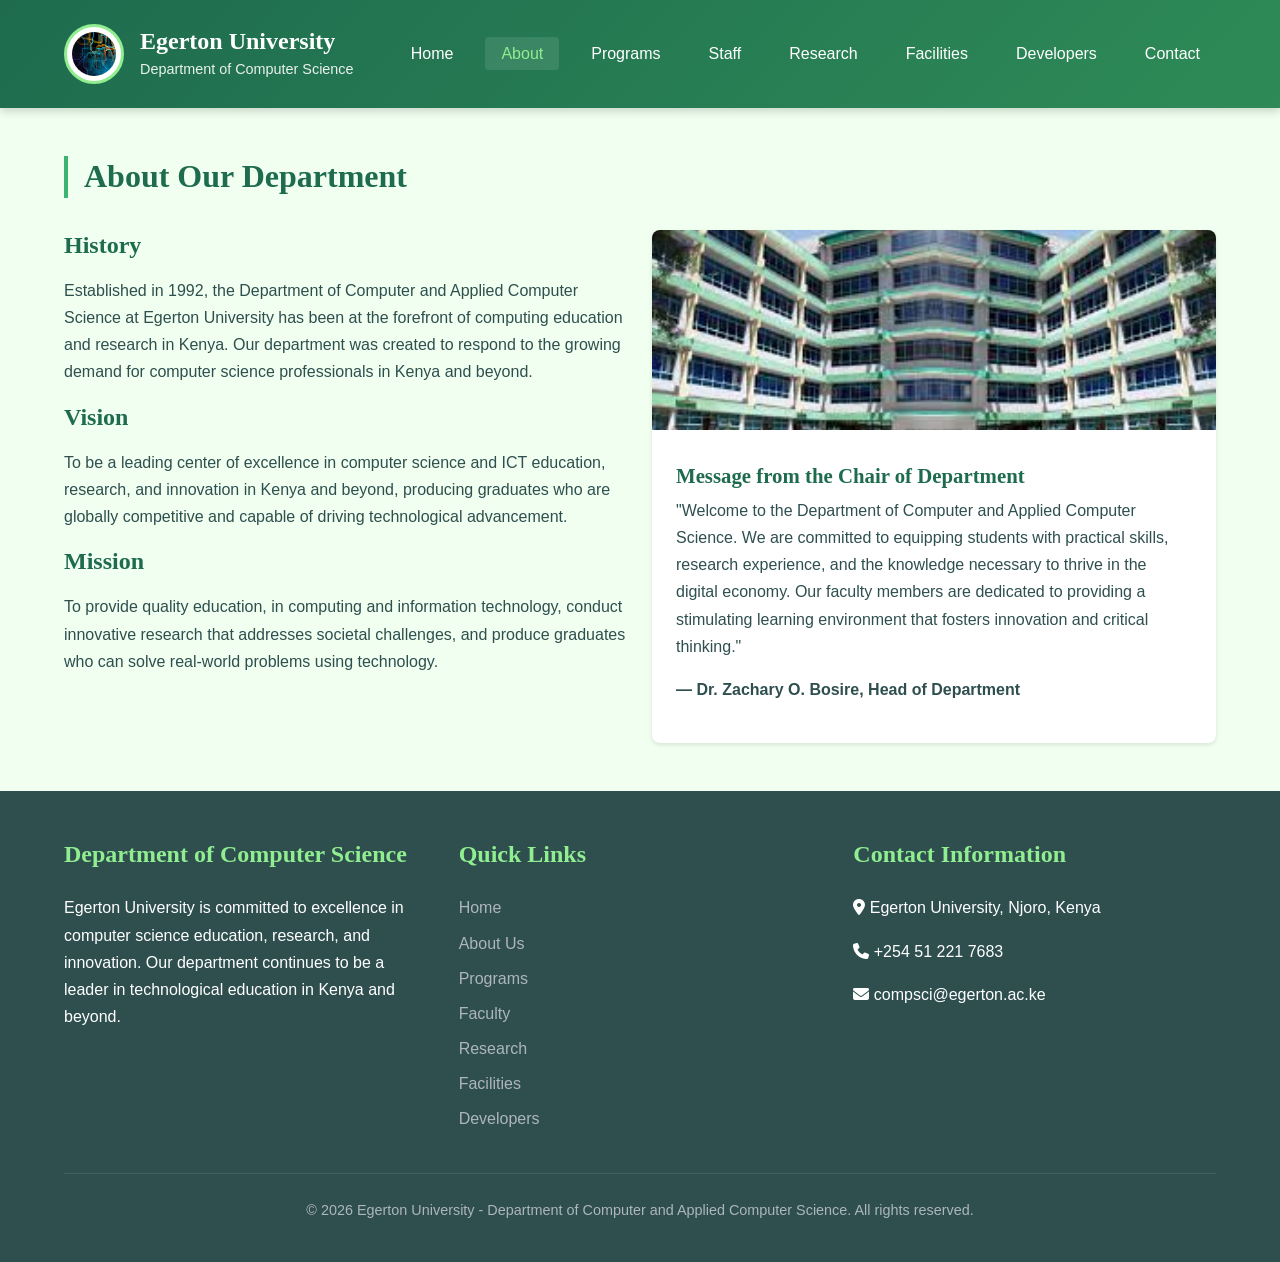
<file: about.html>
<!DOCTYPE html>
<html lang="en">
<head>
    <meta charset="UTF-8">
    <meta name="viewport" content="width=device-width, initial-scale=1.0">
    <title>About Us - Department of Computer Science</title>
    <link rel="icon" type="image/x-icon" href="images/favicon.ico">
    <link rel="stylesheet" href="https://cdnjs.cloudflare.com/ajax/libs/font-awesome/6.4.0/css/all.min.css">
    <link rel="stylesheet" href="styles.css">
</head>
<body>
    <!-- Header Section -->
    <header>
        <div class="container">
            <div class="header-content">
                <div class="logo">
                    <img src="images/logo.png" alt="Egerton University Logo" class="logo-img">
                    <div class="logo-text">
                        <h1>Egerton University</h1>
                        <p>Department of Computer Science</p>
                    </div>
                </div>
                
                <nav>
                    <button class="mobile-menu-btn" id="mobileMenuBtn">
                        <i class="fas fa-bars"></i>
                    </button>
                    <ul class="nav-menu" id="navMenu">
                        <li><a class="nav-link" href="index.html">Home</a></li>
                        <li><a class="nav-link active" href="about.html">About</a></li>
                        <li><a class="nav-link" href="programs.html">Programs</a></li>
                        <li><a class="nav-link" href="staff.html">Staff</a></li>
                        <li><a class="nav-link" href="research.html">Research</a></li>
                        <li><a class="nav-link" href="facilities.html">Facilities</a></li>
                        <li><a class="nav-link" href="developers.html">Developers</a></li>
                        <li><a class="nav-link" href="contact.html">Contact</a></li>
                    </ul>
                </nav>
            </div>
        </div>
    </header>

    <!-- About Section -->
    <section class="section section-pale">
        <div class="container">
            <h2>About Our Department</h2>
            <div class="grid grid-2">
                <div class="fade-in">
                    <h3>History</h3>
                    <p>Established in 1992, the Department of Computer and Applied Computer Science at Egerton University has been at the forefront of computing education and research in Kenya. Our department was created to respond to the growing demand for computer science professionals in Kenya and beyond.</p>
                    
                    <h3>Vision</h3>
                    <p>To be a leading center of excellence in computer science and ICT education, research, and innovation in Kenya and beyond, producing graduates who are globally competitive and capable of driving technological advancement.</p>
                    
                    <h3>Mission</h3>
                    <p>To provide quality education, in computing and information technology, conduct innovative research that addresses societal challenges, and produce graduates who can solve real-world problems using technology.</p>
                </div>
                <div class="fade-in">
                    <div class="card">
                        <img src="images/department-building.jpg" alt="Department Building" class="card-img">
                        <div class="card-content">
                            <h3 class="card-title">Message from the Chair of Department</h3>
                            <p>"Welcome to the Department of Computer and Applied Computer Science. We are committed to equipping students with practical skills, research experience, and the knowledge necessary to thrive in the digital economy. Our faculty members are dedicated to providing a stimulating learning environment that fosters innovation and critical thinking."</p>
                            <p><strong>— Dr. Zachary O. Bosire, Head of Department</strong></p>
                        </div>
                    </div>
                </div>
            </div>
        </div>
    </section>

    <!-- Footer -->
    <footer>
        <div class="container">
            <div class="footer-content">
                <div class="footer-section">
                    <h3>Department of Computer Science</h3>
                    <p>Egerton University is committed to excellence in computer science education, research, and innovation. Our department continues to be a leader in technological education in Kenya and beyond.</p>
                </div>
                <div class="footer-section">
                    <h3>Quick Links</h3>
                    <ul class="footer-links">
                        <li><a href="index.html">Home</a></li>
                        <li><a href="about.html">About Us</a></li>
                        <li><a href="programs.html">Programs</a></li>
                        <li><a href="staff.html">Faculty</a></li>
                        <li><a href="research.html">Research</a></li>
                        <li><a href="facilities.html">Facilities</a></li>
                        <li><a href="developers.html">Developers</a></li>
                    </ul>
                </div>
                <div class="footer-section">
                    <h3>Contact Information</h3>
                    <p><i class="fas fa-map-marker-alt"></i> Egerton University, Njoro, Kenya</p>
                    <p><i class="fas fa-phone"></i> +254 51 221 7683</p>
                    <p><i class="fas fa-envelope"></i> compsci@egerton.ac.ke</p>
                </div>
            </div>
            <div class="copyright">
                <p>&copy; 2025 Egerton University - Department of Computer and Applied Computer Science. All rights reserved.</p>
            </div>
        </div>
    </footer>

    <script src="script.js"></script>
</body>
</html>
</file>
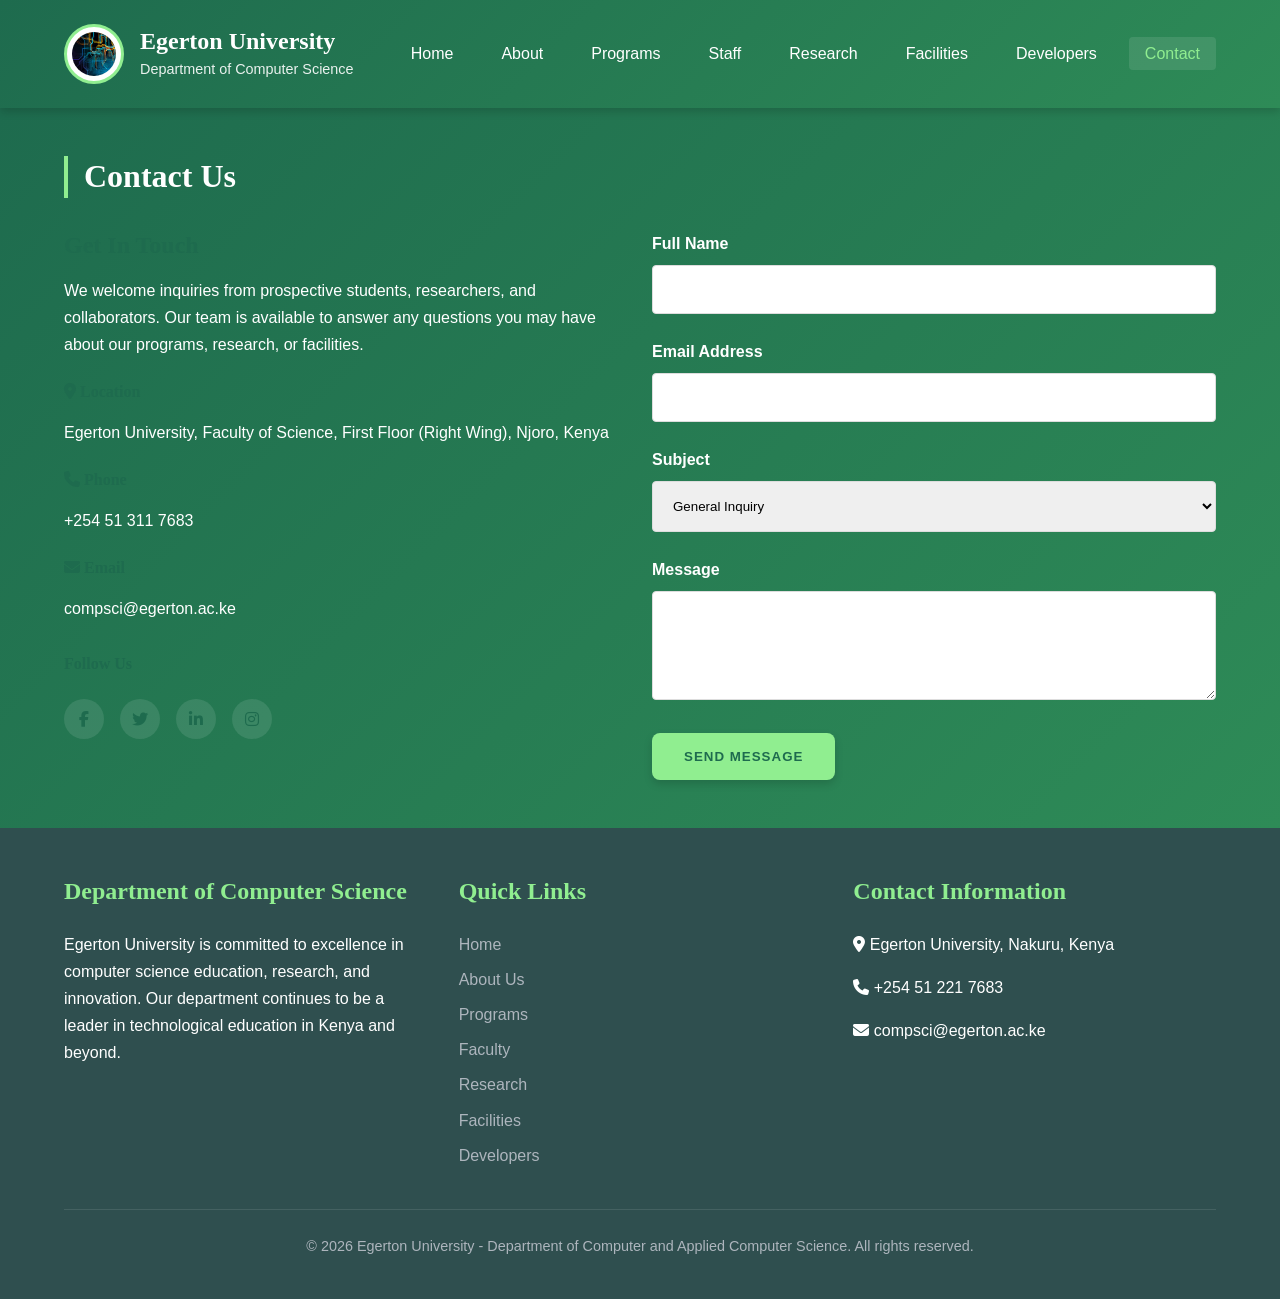
<file: contact.html>
<!DOCTYPE html>
<html lang="en">
<head>
    <meta charset="UTF-8">
    <meta name="viewport" content="width=device-width, initial-scale=1.0">
    <title>Contact Us - Department of Computer Science</title>
    <link rel="icon" type="image/x-icon" href="images/favicon.ico">
    <link rel="stylesheet" href="https://cdnjs.cloudflare.com/ajax/libs/font-awesome/6.4.0/css/all.min.css">
    <link rel="stylesheet" href="styles.css">
</head>
<body>
    <!-- Header Section -->
    <header>
        <div class="container">
            <div class="header-content">
                <div class="logo">
                    <img src="images/logo.png" alt="Egerton University Logo" class="logo-img">
                    <div class="logo-text">
                        <h1>Egerton University</h1>
                        <p>Department of Computer Science</p>
                    </div>
                </div>
                
                <nav>
                    <button class="mobile-menu-btn" id="mobileMenuBtn">
                        <i class="fas fa-bars"></i>
                    </button>
                    <ul class="nav-menu" id="navMenu">
                        <li><a class="nav-link" href="index.html">Home</a></li>
                        <li><a class="nav-link" href="about.html">About</a></li>
                        <li><a class="nav-link" href="programs.html">Programs</a></li>
                        <li><a class="nav-link" href="staff.html">Staff</a></li>
                        <li><a class="nav-link" href="research.html">Research</a></li>
                        <li><a class="nav-link" href="facilities.html">Facilities</a></li>
                        <li><a class="nav-link" href="developers.html">Developers</a></li>
                        <li><a class="nav-link active" href="contact.html">Contact</a></li>
                    </ul>
                </nav>
            </div>
        </div>
    </header>

    <!-- Contact Section -->
    <section class="section section-green">
        <div class="container">
            <h2 style="color: var(--white); border-left-color: var(--light-green);">Contact Us</h2>
            <div class="grid grid-2">
                <div class="fade-in">
                    <h3>Get In Touch</h3>
                    <p>We welcome inquiries from prospective students, researchers, and collaborators. Our team is available to answer any questions you may have about our programs, research, or facilities.</p>
                    
                    <div style="margin-top: var(--space-md);">
                        <h4><i class="fas fa-map-marker-alt"></i> Location</h4>
                        <p>Egerton University, Faculty of Science, First Floor (Right Wing), Njoro, Kenya</p>
                    </div>
                    <div style="margin-top: var(--space-md);">
                        <h4><i class="fas fa-phone"></i> Phone</h4>
                        <p>+254 51 311 7683</p>
                    </div>
                    <div style="margin-top: var(--space-md);">
                        <h4><i class="fas fa-envelope"></i> Email</h4>
                        <p>compsci@egerton.ac.ke</p>
                    </div>
                    
                    <div style="margin-top: var(--space-lg);">
                        <h4>Follow Us</h4>
                        <div class="social-links">
                            <a href="#" class="social-link"><i class="fab fa-facebook-f"></i></a>
                            <a href="#" class="social-link"><i class="fab fa-twitter"></i></a>
                            <a href="#" class="social-link"><i class="fab fa-linkedin-in"></i></a>
                            <a href="#" class="social-link"><i class="fab fa-instagram"></i></a>
                        </div>
                    </div>
                </div>
                <div class="fade-in">
                    <form id="contactForm">
                        <div class="form-group">
                            <label for="name">Full Name</label>
                            <input type="text" id="name" required>
                        </div>
                        <div class="form-group">
                            <label for="email">Email Address</label>
                            <input type="email" id="email" required>
                        </div>
                        <div class="form-group">
                            <label for="subject">Subject</label>
                            <select id="subject">
                                <option value="general">General Inquiry</option>
                                <option value="admission">Admission Information</option>
                                <option value="program">Program Details</option>
                                <option value="research">Research Collaboration</option>
                                <option value="other">Other</option>
                            </select>
                        </div>
                        <div class="form-group">
                            <label for="message">Message</label>
                            <textarea id="message" rows="5" required></textarea>
                        </div>
                        <button type="submit" class="btn" style="background: var(--light-green); color: var(--primary-green);">Send Message</button>
                    </form>
                </div>
            </div>
        </div>
    </section>

    <!-- Footer -->
    <footer>
        <div class="container">
            <div class="footer-content">
                <div class="footer-section">
                    <h3>Department of Computer Science</h3>
                    <p>Egerton University is committed to excellence in computer science education, research, and innovation. Our department continues to be a leader in technological education in Kenya and beyond.</p>
                </div>
                <div class="footer-section">
                    <h3>Quick Links</h3>
                    <ul class="footer-links">
                        <li><a href="index.html">Home</a></li>
                        <li><a href="about.html">About Us</a></li>
                        <li><a href="programs.html">Programs</a></li>
                        <li><a href="staff.html">Faculty</a></li>
                        <li><a href="research.html">Research</a></li>
                        <li><a href="facilities.html">Facilities</a></li>
                        <li><a href="developers.html">Developers</a></li>
                    </ul>
                </div>
                <div class="footer-section">
                    <h3>Contact Information</h3>
                    <p><i class="fas fa-map-marker-alt"></i> Egerton University, Nakuru, Kenya</p>
                    <p><i class="fas fa-phone"></i> +254 51 221 7683</p>
                    <p><i class="fas fa-envelope"></i> compsci@egerton.ac.ke</p>
                </div>
            </div>
            <div class="copyright">
                <p>&copy; 2025 Egerton University - Department of Computer and Applied Computer Science. All rights reserved.</p>
            </div>
        </div>
    </footer>

    <script src="script.js"></script>
</body>
</html>
</file>
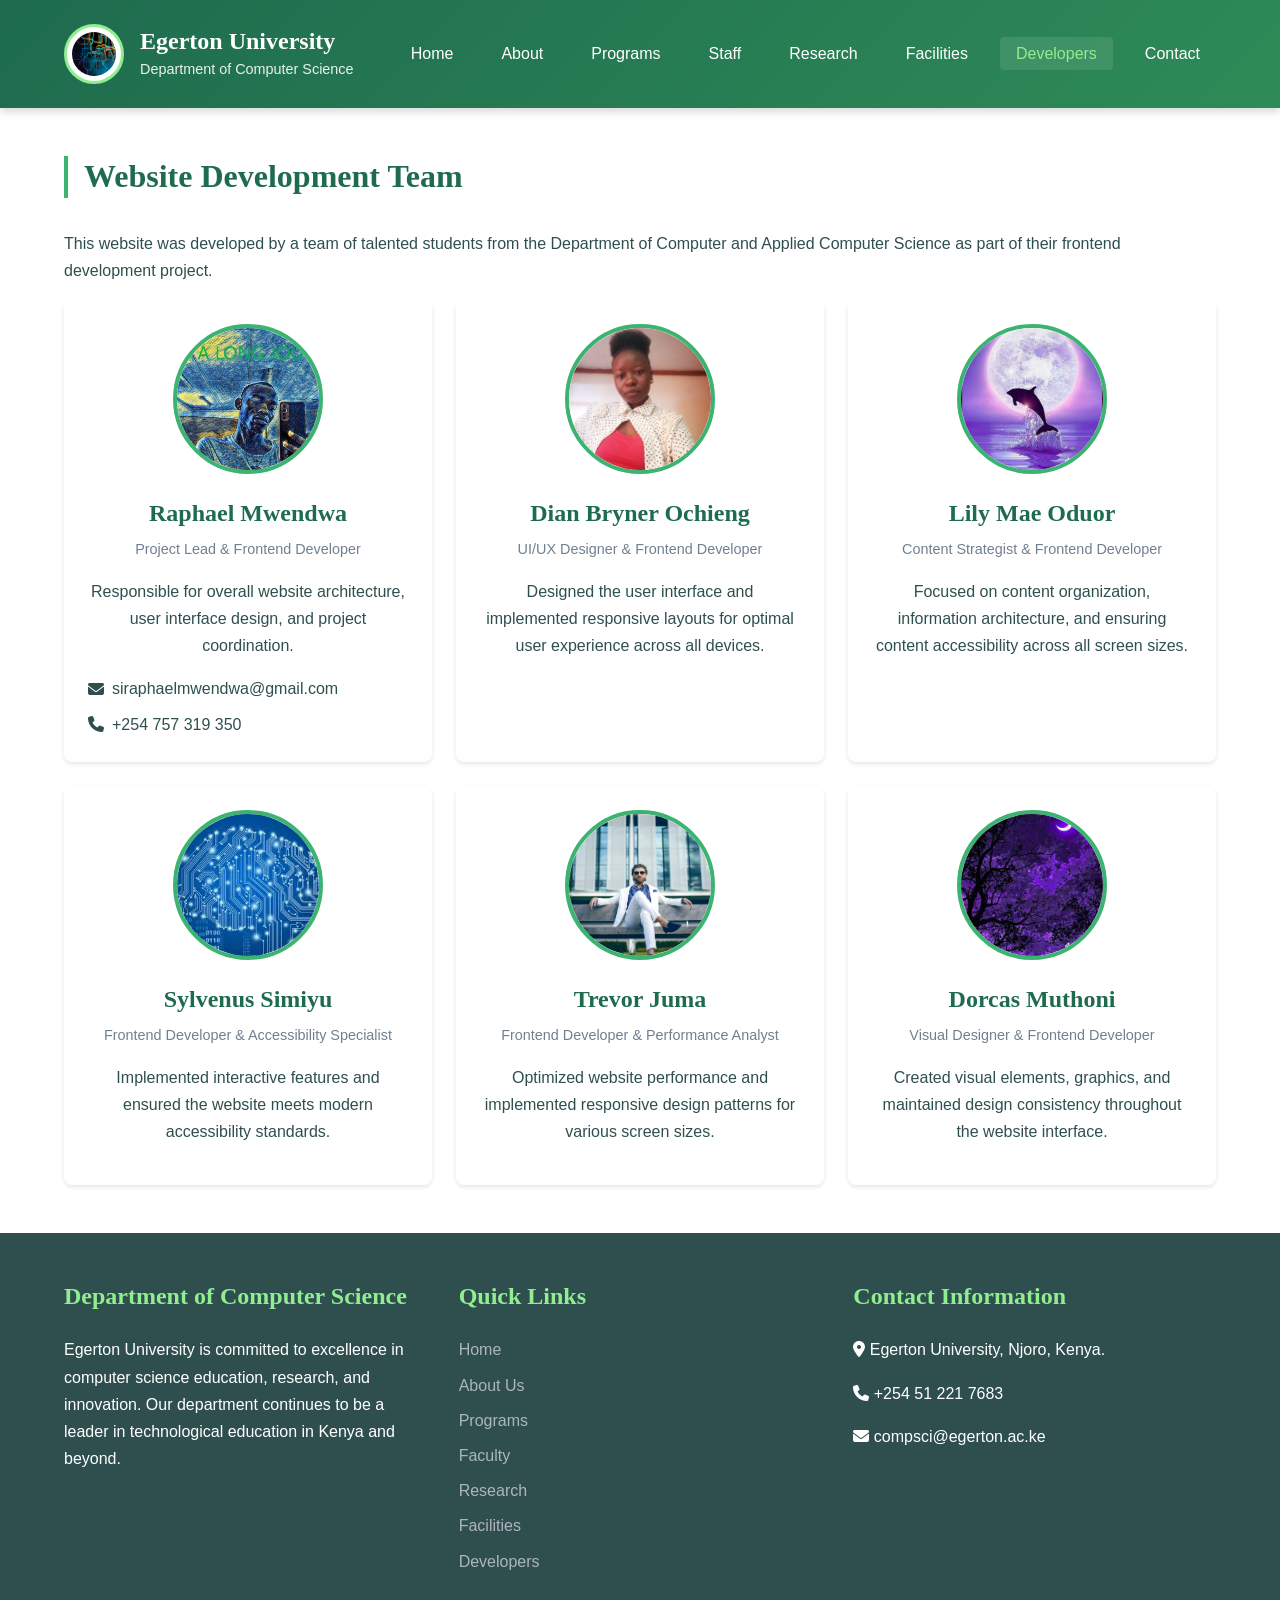
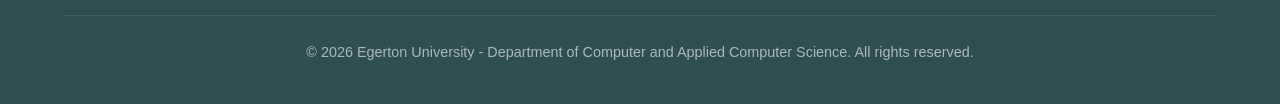
<file: developers.html>
<!DOCTYPE html>
<html lang="en">
<head>
    <meta charset="UTF-8">
    <meta name="viewport" content="width=device-width, initial-scale=1.0">
    <title>Developers - Department of Computer Science</title>
    <link rel="icon" type="image/x-icon" href="images/favicon.ico">
    <link rel="stylesheet" href="https://cdnjs.cloudflare.com/ajax/libs/font-awesome/6.4.0/css/all.min.css">
    <link rel="stylesheet" href="styles.css">
</head>
<body>
    <!-- Header Section -->
    <header>
        <div class="container">
            <div class="header-content">
                <div class="logo">
                    <img src="images/logo.png" alt="Egerton University Logo" class="logo-img">
                    <div class="logo-text">
                        <h1>Egerton University</h1>
                        <p>Department of Computer Science</p>
                    </div>
                </div>
                
                <nav>
                    <button class="mobile-menu-btn" id="mobileMenuBtn">
                        <i class="fas fa-bars"></i>
                    </button>
                    <ul class="nav-menu" id="navMenu">
                        <li><a class="nav-link" href="index.html">Home</a></li>
                        <li><a class="nav-link" href="about.html">About</a></li>
                        <li><a class="nav-link" href="programs.html">Programs</a></li>
                        <li><a class="nav-link" href="staff.html">Staff</a></li>
                        <li><a class="nav-link" href="research.html">Research</a></li>
                        <li><a class="nav-link" href="facilities.html">Facilities</a></li>
                        <li><a class="nav-link active" href="developers.html">Developers</a></li>
                        <li><a class="nav-link" href="contact.html">Contact</a></li>
                    </ul>
                </nav>
            </div>
        </div>
    </header>

    <!-- Developers Section -->
    <section class="section developers-section">
        <div class="container">
            <h2>Website Development Team</h2>
            <p>This website was developed by a team of talented students from the Department of Computer and Applied Computer Science as part of their frontend development project.</p>
            
            <div class="grid grid-3">
                <div class="developer-card card fade-in">
                    <img src="images/developers/raphael.jpg" alt="Raphael Mwendwa" class="developer-img">
                    <h3 class="staff-name">Raphael Mwendwa</h3>
                    <p class="staff-role">Project Lead & Frontend Developer</p>
                    <p>Responsible for overall website architecture, user interface design, and project coordination.</p>
                    <div class="staff-contact">
                        <div style="display: flex; flex-direction: column; gap: var(--space-xs); margin-top: var(--space-sm);">
                            <div style="display: flex; align-items: center; gap: var(--space-xs);">
                                <i class="fas fa-envelope"></i>
                                <span>siraphaelmwendwa@gmail.com</span>
                            </div>
                            <div style="display: flex; align-items: center; gap: var(--space-xs);">
                                <i class="fas fa-phone"></i>
                                <span>+254 757 319 350</span>
                            </div>
                        </div>
                    </div>
                </div>
                
                <div class="developer-card card fade-in">
                    <img src="images/developers/dian.jpg" alt="Dian Bryner Ochieng" class="developer-img">
                    <h3 class="staff-name">Dian Bryner Ochieng</h3>
                    <p class="staff-role">UI/UX Designer & Frontend Developer</p>
                    <p>Designed the user interface and implemented responsive layouts for optimal user experience across all devices.</p>
                </div>
                
                <div class="developer-card card fade-in">
                    <img src="images/developers/lily.jpg" alt="Lily Mae Oduor" class="developer-img">
                    <h3 class="staff-name">Lily Mae Oduor</h3>
                    <p class="staff-role">Content Strategist & Frontend Developer</p>
                    <p>Focused on content organization, information architecture, and ensuring content accessibility across all screen sizes.</p>
                </div>
            </div>
            
            <div class="grid grid-3" style="margin-top: var(--space-md);">
                <div class="developer-card card fade-in">
                    <img src="images/developers/sylvenus.jpg" alt="Sylvenus Simiyu" class="developer-img">
                    <h3 class="staff-name">Sylvenus Simiyu</h3>
                    <p class="staff-role">Frontend Developer & Accessibility Specialist</p>
                    <p>Implemented interactive features and ensured the website meets modern accessibility standards.</p>
                </div>
                
                <div class="developer-card card fade-in">
                    <img src="images/developers/trevor.jpg" alt="Trevor Juma" class="developer-img">
                    <h3 class="staff-name">Trevor Juma</h3>
                    <p class="staff-role">Frontend Developer & Performance Analyst</p>
                    <p>Optimized website performance and implemented responsive design patterns for various screen sizes.</p>
                </div>
                
                <div class="developer-card card fade-in">
                    <img src="images/developers/dorcas.jpg" alt="Dorcas Muthoni" class="developer-img">
                    <h3 class="staff-name">Dorcas Muthoni</h3>
                    <p class="staff-role">Visual Designer & Frontend Developer</p>
                    <p>Created visual elements, graphics, and maintained design consistency throughout the website interface.</p>
                </div>
            </div>
        </div>
    </section>

        
    <footer>
        <div class="container">
            <div class="footer-content">
                <div class="footer-section">
                    <h3>Department of Computer Science</h3>
                    <p>Egerton University is committed to excellence in computer science education, research, and innovation. Our department continues to be a leader in technological education in Kenya and beyond.</p>
                </div>
                <div class="footer-section">
                    <h3>Quick Links</h3>
                    <ul class="footer-links">
                        <li><a href="index.html">Home</a></li>
                        <li><a href="about.html">About Us</a></li>
                        <li><a href="programs.html">Programs</a></li>
                        <li><a href="staff.html">Faculty</a></li>
                        <li><a href="research.html">Research</a></li>
                        <li><a href="facilities.html">Facilities</a></li>
                        <li><a href="developers.html">Developers</a></li>
                    </ul>
                </div>
                <div class="footer-section">
                    <h3>Contact Information</h3>
                    <p><i class="fas fa-map-marker-alt"></i> Egerton University, Njoro, Kenya.</p>
                    <p><i class="fas fa-phone"></i> +254 51 221 7683</p>
                    <p><i class="fas fa-envelope"></i> compsci@egerton.ac.ke</p>
                </div>
            </div>
            <div class="copyright">
                <p>&copy; 2025 Egerton University - Department of Computer and Applied Computer Science. All rights reserved.</p>
            </div>
        </div>
    </footer>

    <script src="script.js"></script>
</body>
</html>
</file>
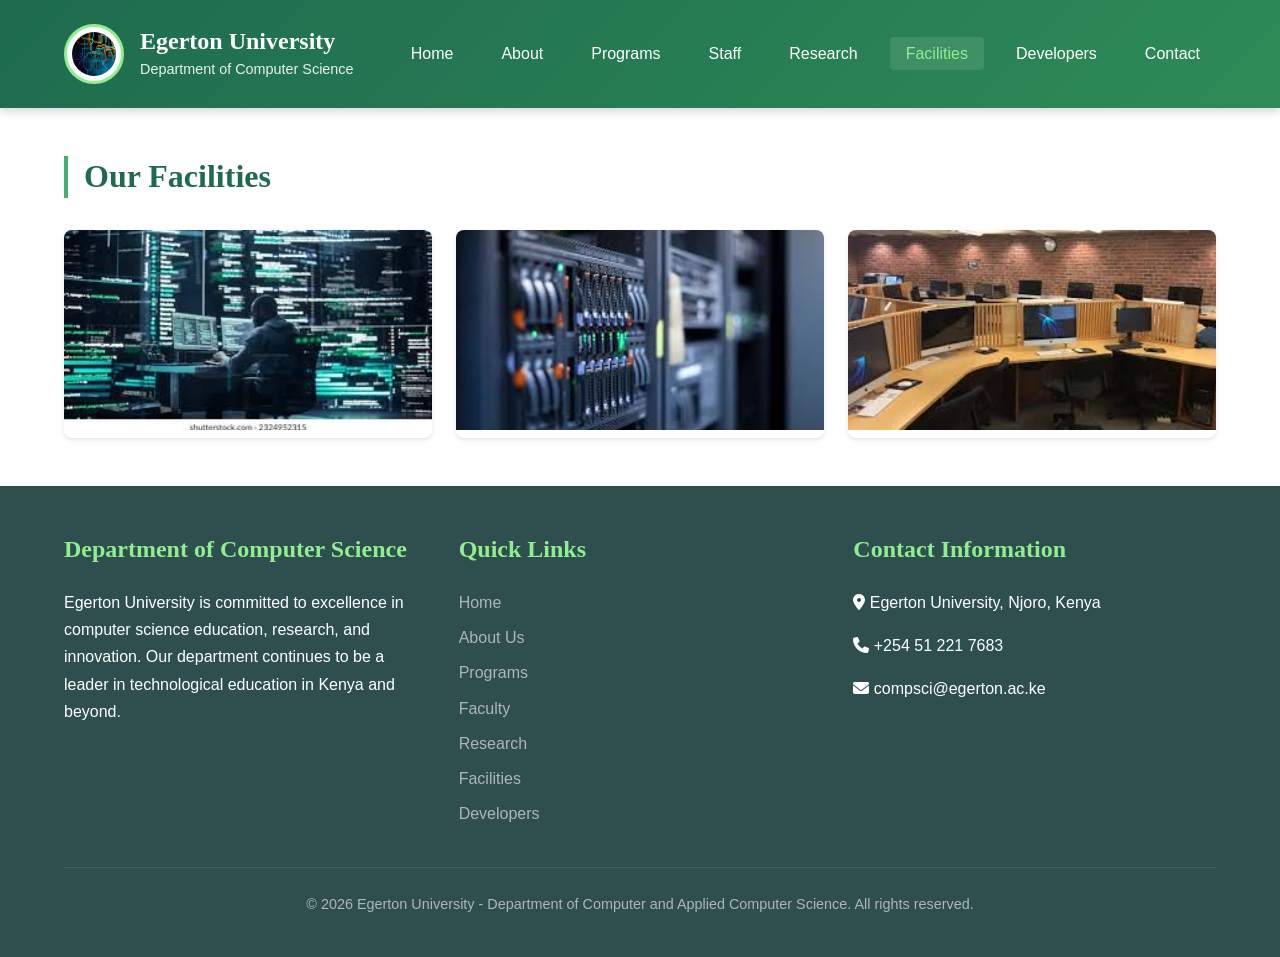
<file: facilities.html>
<!DOCTYPE html>
<html lang="en">
<head>
    <meta charset="UTF-8">
    <meta name="viewport" content="width=device-width, initial-scale=1.0">
    <title>Facilities - Department of Computer Science</title>
    <link rel="icon" type="image/x-icon" href="images/favicon.ico">
    <link rel="stylesheet" href="https://cdnjs.cloudflare.com/ajax/libs/font-awesome/6.4.0/css/all.min.css">
    <link rel="stylesheet" href="styles.css">
</head>
<body>
    <!-- Header Section -->
    <header>
        <div class="container">
            <div class="header-content">
                <div class="logo">
                    <img src="images/logo.png" alt="Egerton University Logo" class="logo-img">
                    <div class="logo-text">
                        <h1>Egerton University</h1>
                        <p>Department of Computer Science</p>
                    </div>
                </div>
                
                <nav>
                    <button class="mobile-menu-btn" id="mobileMenuBtn">
                        <i class="fas fa-bars"></i>
                    </button>
                    <ul class="nav-menu" id="navMenu">
                        <li><a class="nav-link" href="index.html">Home</a></li>
                        <li><a class="nav-link" href="about.html">About</a></li>
                        <li><a class="nav-link" href="programs.html">Programs</a></li>
                        <li><a class="nav-link" href="staff.html">Staff</a></li>
                        <li><a class="nav-link" href="research.html">Research</a></li>
                        <li><a class="nav-link active" href="facilities.html">Facilities</a></li>
                        <li><a class="nav-link" href="developers.html">Developers</a></li>
                        <li><a class="nav-link" href="contact.html">Contact</a></li>
                    </ul>
                </nav>
            </div>
        </div>
    </header>

    <!-- Facilities Section -->
    <section class="section section-light">
        <div class="container">
            <h2>Our Facilities</h2>
            <div class="grid grid-3">
                <div class="facility-card card fade-in">
                    <img src="images/facilities/programming-lab.jpg" alt="Programming Lab" class="card-img">
                    <div class="facility-overlay">
                        <h3>Programming Lab</h3>
                        <p>Equipped with modern PCs for C, C++, Java, and Python programming exercises. Features high-speed internet and specialized software for software development.</p>
                    </div>
                </div>
                <div class="facility-card card fade-in">
                    <img src="images/facilities/networking-lab.jpg" alt="Networking Lab" class="card-img">
                    <div class="facility-overlay">
                        <h3>Networking Lab</h3>
                        <p>Dedicated for networking simulations, router configuration, and cybersecurity training. Includes Cisco equipment and specialized network analysis tools.</p>
                    </div>
                </div>
                <div class="facility-card card fade-in">
                    <img src="images/facilities/multimedia-lab.jpg" alt="Multimedia Lab" class="card-img">
                    <div class="facility-overlay">
                        <h3>Multimedia Lab</h3>
                        <p>Supports graphic design, web development,  data stracture and multimedia projects. Equipped with high-end computers and creative software suites.</p>
                    </div>
                </div>
            </div>
        </div>
    </section>

    <!-- Footer -->
    <footer>
        <div class="container">
            <div class="footer-content">
                <div class="footer-section">
                    <h3>Department of Computer Science</h3>
                    <p>Egerton University is committed to excellence in computer science education, research, and innovation. Our department continues to be a leader in technological education in Kenya and beyond.</p>
                </div>
                <div class="footer-section">
                    <h3>Quick Links</h3>
                    <ul class="footer-links">
                        <li><a href="index.html">Home</a></li>
                        <li><a href="about.html">About Us</a></li>
                        <li><a href="programs.html">Programs</a></li>
                        <li><a href="staff.html">Faculty</a></li>
                        <li><a href="research.html">Research</a></li>
                        <li><a href="facilities.html">Facilities</a></li>
                        <li><a href="developers.html">Developers</a></li>
                    </ul>
                </div>
                <div class="footer-section">
                    <h3>Contact Information</h3>
                    <p><i class="fas fa-map-marker-alt"></i> Egerton University, Njoro, Kenya</p>
                    <p><i class="fas fa-phone"></i> +254 51 221 7683</p>
                    <p><i class="fas fa-envelope"></i> compsci@egerton.ac.ke</p>
                </div>
            </div>
            <div class="copyright">
                <p>&copy; 2025 Egerton University - Department of Computer and Applied Computer Science. All rights reserved.</p>
            </div>
        </div>
    </footer>

    <script src="script.js"></script>
</body>
</html>
</file>
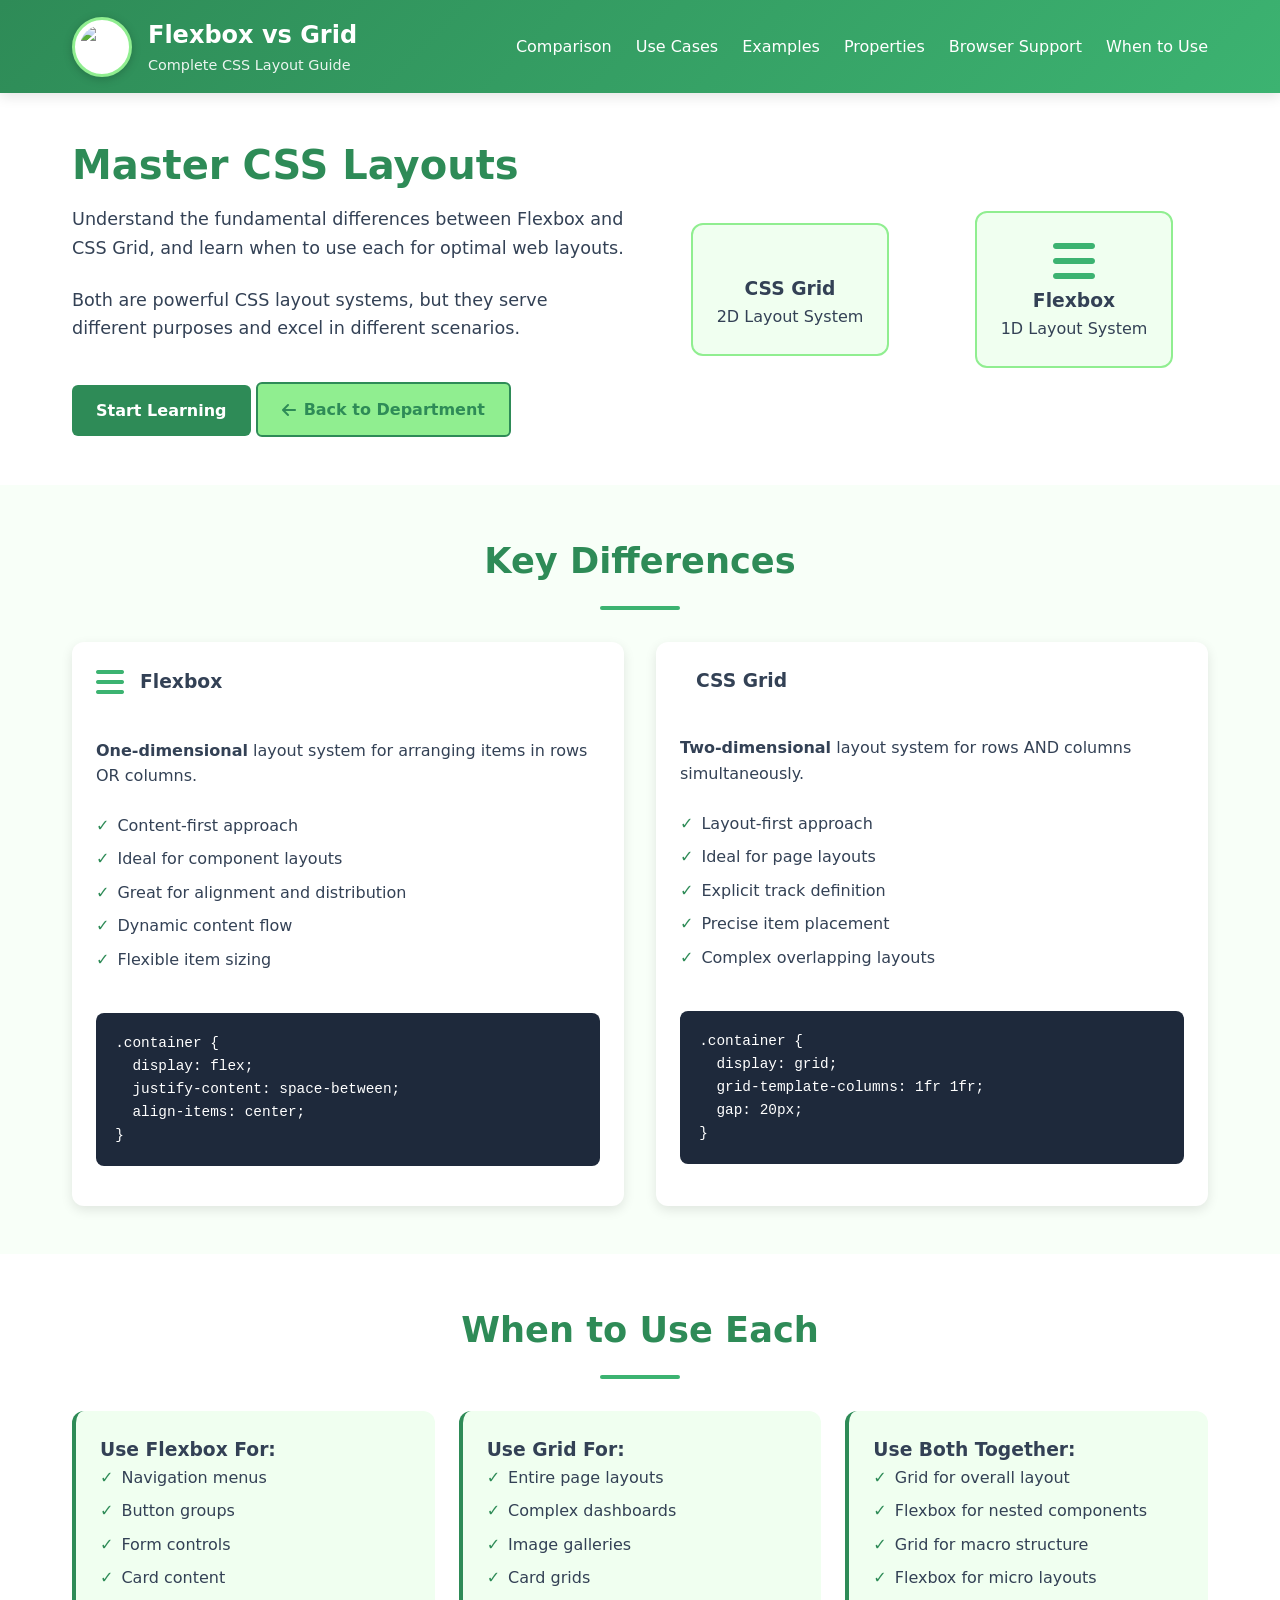
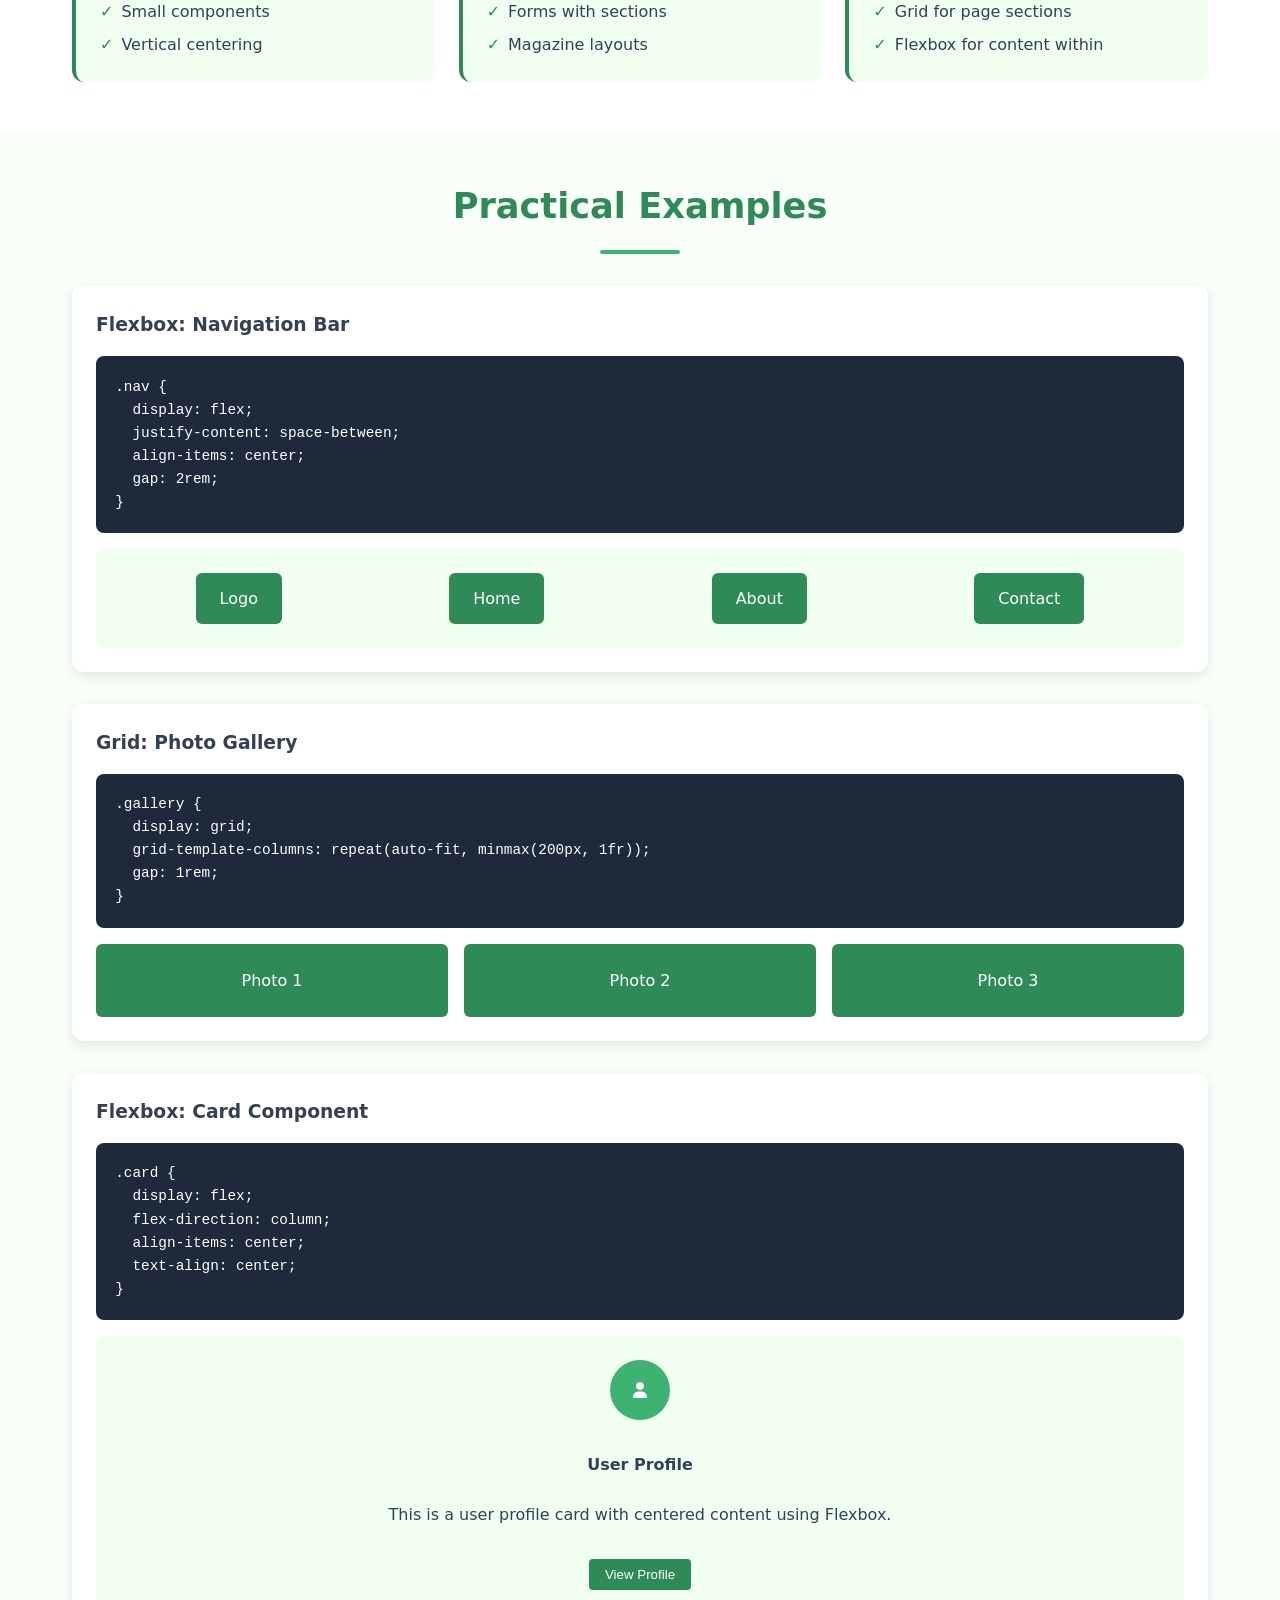
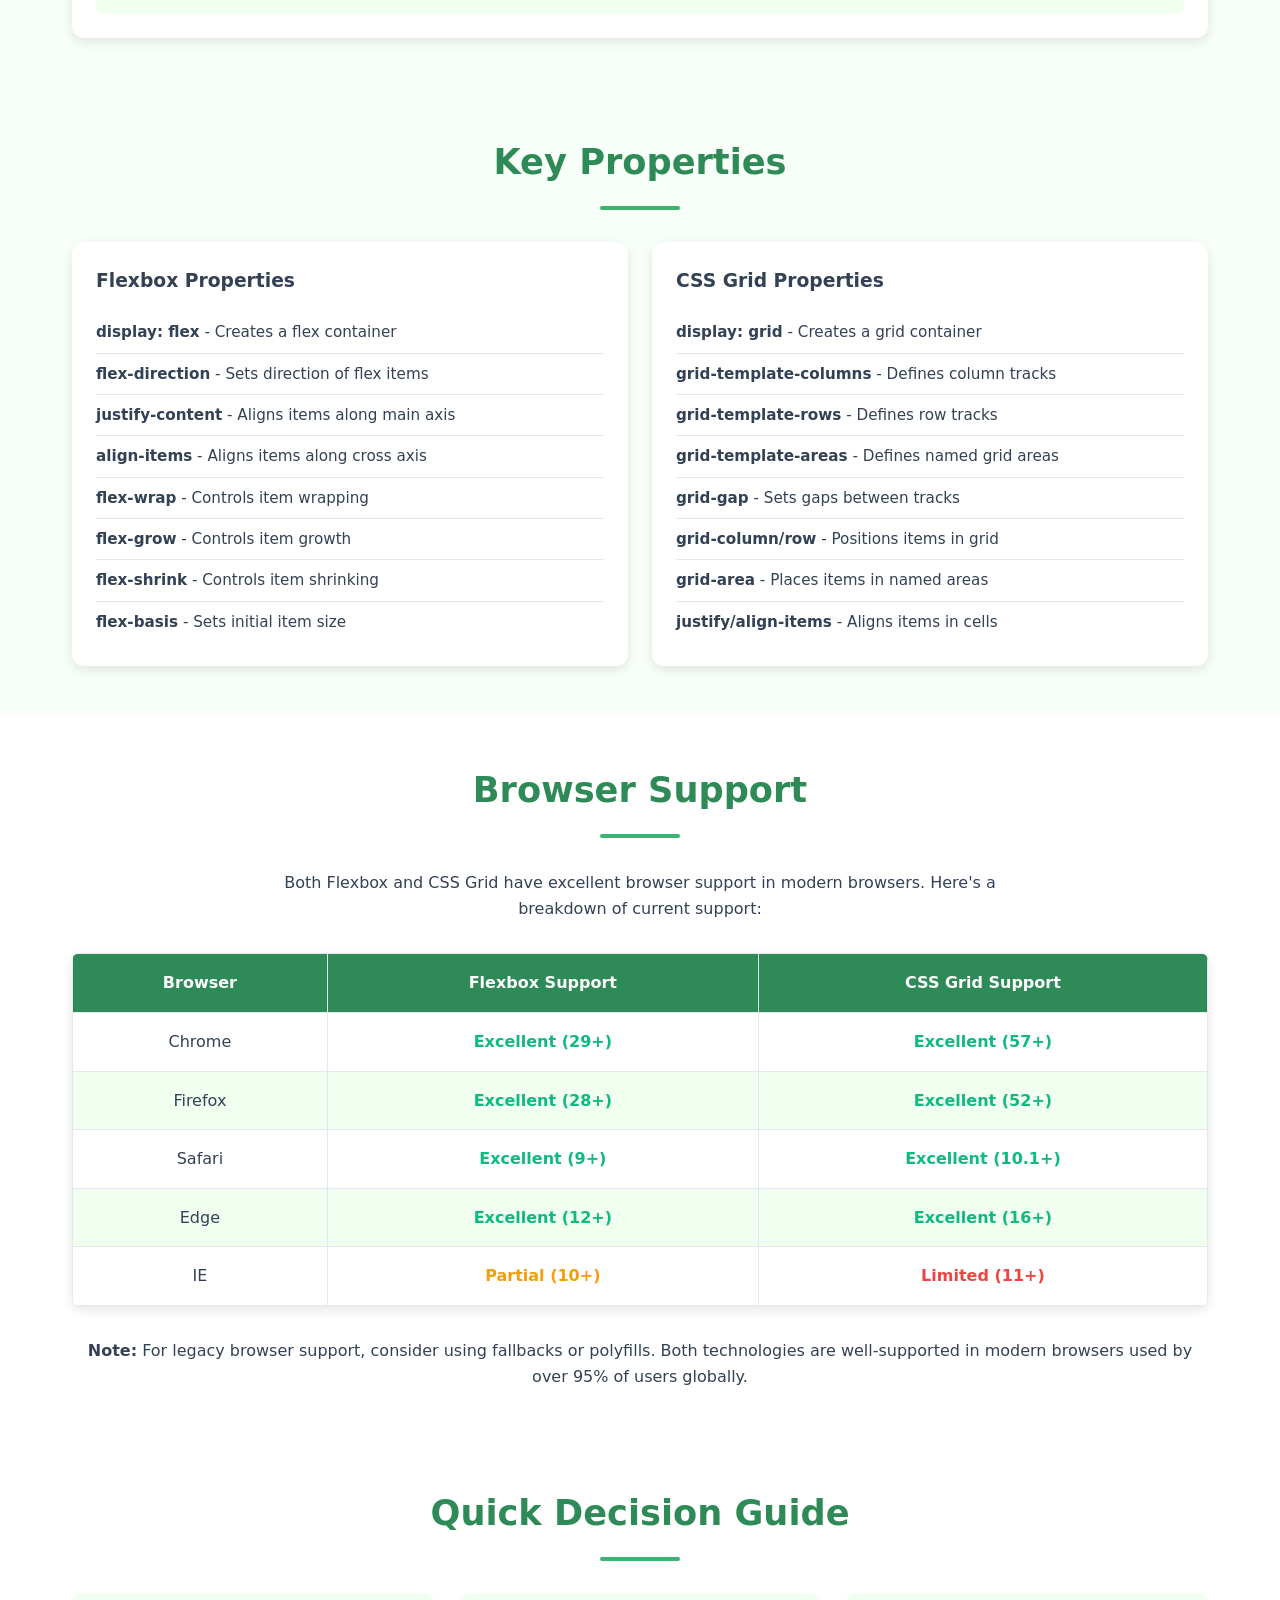
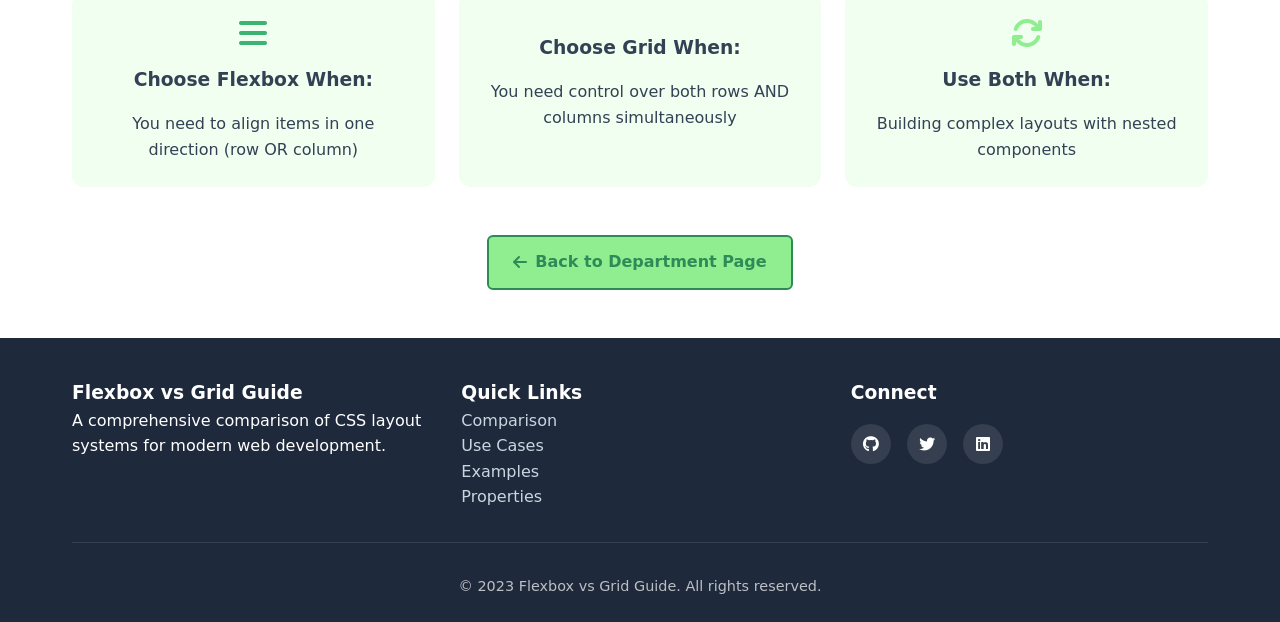
<file: flexbox.html>
<!DOCTYPE html>
<html lang="en">
<head>
    <meta charset="UTF-8">
    <meta name="viewport" content="width=device-width, initial-scale=1.0">
    <title>Flexbox vs CSS Grid - Complete Guide</title>
    <link rel="stylesheet" href="https://cdnjs.cloudflare.com/ajax/libs/font-awesome/6.4.0/css/all.min.css">
    <style>
        /* ===========================
           CSS VARIABLES AND RESET
        =========================== */
        :root {
            --primary-green: #2E8B57;
            --secondary-green: #90EE90;
            --accent-green: #3CB371;
            --light-green: #F0FFF0;
            --pale-green: #F8FFF8;
            --white: #ffffff;
            --light-gray: #f8fafc;
            --medium-gray: #e2e8f0;
            --dark-charcoal: #1e293b;
            --text-dark: #334155;
        }

        * {
            margin: 0;
            padding: 0;
            box-sizing: border-box;
        }

        html {
            scroll-behavior: smooth;
        }

        body {
            font-family: 'Segoe UI', system-ui, sans-serif;
            line-height: 1.6;
            color: var(--text-dark);
            background: var(--light-gray);
        }

        .container {
            max-width: 1200px;
            margin: 0 auto;
            padding: 0 2rem;
        }

        /* ===========================
           HEADER - USING FLEXBOX
        =========================== */
        header {
            background: linear-gradient(135deg, var(--primary-green), var(--accent-green));
            color: var(--white);
            padding: 1rem 0;
            box-shadow: 0 4px 12px rgba(0,0,0,0.1);
            position: sticky;
            top: 0;
            z-index: 100;
        }

        .header-content {
            display: flex;
            justify-content: space-between;
            align-items: center;
            flex-wrap: wrap;
            gap: 1rem;
        }

        .logo {
            display: flex;
            align-items: center;
            gap: 1rem;
        }

        .logo-img {
            height: 60px;
            width: 60px;
            border-radius: 50%;
            object-fit: cover;
            border: 3px solid var(--secondary-green);
            transition: transform 0.3s ease;
            filter: drop-shadow(0 2px 4px rgba(0,0,0,0.2));
            background-color: var(--white);
            padding: 5px;
        }

        .logo-img:hover {
            transform: scale(1.05) rotate(5deg);
            box-shadow: 0 4px 12px rgba(144, 238, 144, 0.3);
        }

        .logo-text h1 {
            font-size: 1.5rem;
            margin-bottom: 0;
            color: var(--white);
        }

        .logo-text p {
            font-size: 0.9rem;
            margin-bottom: 0;
            opacity: 0.9;
        }

        .nav-menu {
            display: flex;
            list-style: none;
            gap: 1.5rem;
            flex-wrap: wrap;
        }

        .nav-link {
            color: var(--white);
            text-decoration: none;
            font-weight: 500;
            transition: color 0.3s ease;
            padding: 0.5rem 0;
            position: relative;
        }

        .nav-link:hover {
            color: var(--secondary-green);
        }

        .nav-link::after {
            content: '';
            position: absolute;
            width: 0;
            height: 2px;
            bottom: 0;
            left: 0;
            background-color: var(--secondary-green);
            transition: width 0.3s ease;
        }

        .nav-link:hover::after {
            width: 100%;
        }

        .mobile-menu-btn {
            display: none;
            background: none;
            border: none;
            color: var(--white);
            font-size: 1.5rem;
            cursor: pointer;
            z-index: 101;
        }

        /* ===========================
           HERO SECTION - USING GRID
        =========================== */
        .hero {
            padding: 3rem 0;
            background: var(--white);
        }

        .hero-grid {
            display: grid;
            grid-template-columns: 1fr 1fr;
            gap: 2rem;
            align-items: center;
        }

        .hero-content h1 {
            font-size: 2.5rem;
            color: var(--primary-green);
            margin-bottom: 1rem;
            line-height: 1.2;
        }

        .hero-content p {
            margin-bottom: 1.5rem;
            font-size: 1.1rem;
        }

        .cta-button {
            display: inline-block;
            background: var(--primary-green);
            color: var(--white);
            padding: 0.8rem 1.5rem;
            border-radius: 6px;
            text-decoration: none;
            font-weight: 600;
            transition: all 0.3s ease;
            margin-top: 1rem;
        }

        .cta-button:hover {
            background: var(--accent-green);
            transform: translateY(-2px);
            box-shadow: 0 4px 8px rgba(0,0,0,0.1);
        }

        .hero-visual {
            display: grid;
            grid-template-columns: 1fr 1fr;
            gap: 1rem;
            place-items: center;
        }

        .grid-demo, .flex-demo {
            background: var(--light-green);
            padding: 1.5rem;
            border-radius: 12px;
            text-align: center;
            border: 2px solid var(--secondary-green);
            transition: transform 0.3s ease, box-shadow 0.3s ease;
        }

        .grid-demo:hover, .flex-demo:hover {
            transform: translateY(-5px);
            box-shadow: 0 8px 16px rgba(0,0,0,0.1);
        }

        /* ===========================
           COMPARISON SECTION - USING BOTH
        =========================== */
        .comparison {
            padding: 3rem 0;
            background: var(--pale-green);
        }

        .section-title {
            text-align: center;
            font-size: 2.2rem;
            color: var(--primary-green);
            margin-bottom: 2rem;
            position: relative;
        }

        .section-title::after {
            content: '';
            display: block;
            width: 80px;
            height: 4px;
            background: var(--accent-green);
            margin: 1rem auto;
            border-radius: 2px;
        }

        /* Grid for overall layout */
        .comparison-grid {
            display: grid;
            grid-template-columns: 1fr 1fr;
            gap: 2rem;
        }

        /* Flexbox for card content */
        .comparison-card {
            background: var(--white);
            padding: 1.5rem;
            border-radius: 12px;
            box-shadow: 0 4px 12px rgba(0,0,0,0.1);
            display: flex;
            flex-direction: column;
            gap: 1.5rem;
            transition: transform 0.3s ease, box-shadow 0.3s ease;
            height: 100%;
        }

        .comparison-card:hover {
            transform: translateY(-5px);
            box-shadow: 0 8px 20px rgba(0,0,0,0.15);
        }

        .card-header {
            display: flex;
            align-items: center;
            gap: 1rem;
            margin-bottom: 1rem;
        }

        .card-icon {
            font-size: 2rem;
            color: var(--accent-green);
        }

        .feature-list {
            list-style: none;
            display: flex;
            flex-direction: column;
            gap: 0.5rem;
        }

        .feature-list li {
            display: flex;
            align-items: center;
            gap: 0.5rem;
        }

        .feature-list li:before {
            content: "✓";
            color: var(--primary-green);
            font-weight: bold;
        }

        .code-demo {
            background: var(--dark-charcoal);
            color: var(--white);
            padding: 1.2rem;
            border-radius: 8px;
            margin: 1rem 0;
            font-family: 'Courier New', monospace;
            overflow-x: auto;
            font-size: 0.9rem;
        }

        /* ===========================
           USE CASES - GRID LAYOUT
        =========================== */
        .use-cases {
            padding: 3rem 0;
            background: var(--white);
        }

        .use-cases-grid {
            display: grid;
            grid-template-columns: repeat(auto-fit, minmax(280px, 1fr));
            gap: 1.5rem;
        }

        .use-case-card {
            background: var(--light-green);
            padding: 1.5rem;
            border-radius: 12px;
            border-left: 4px solid var(--primary-green);
            transition: transform 0.3s ease, box-shadow 0.3s ease;
            height: 100%;
        }

        .use-case-card:hover {
            transform: translateY(-5px);
            box-shadow: 0 8px 16px rgba(0,0,0,0.1);
        }

        /* ===========================
           EXAMPLES - FLEXBOX LAYOUT
        =========================== */
        .examples {
            padding: 3rem 0;
            background: var(--pale-green);
        }

        .example-container {
            display: flex;
            flex-direction: column;
            gap: 2rem;
        }

        .example {
            background: var(--white);
            padding: 1.5rem;
            border-radius: 12px;
            box-shadow: 0 4px 12px rgba(0,0,0,0.1);
            transition: transform 0.3s ease, box-shadow 0.3s ease;
        }

        .example:hover {
            transform: translateY(-5px);
            box-shadow: 0 8px 20px rgba(0,0,0,0.15);
        }

        .demo-visual {
            display: flex;
            justify-content: space-around;
            align-items: center;
            background: var(--light-green);
            padding: 1.5rem;
            border-radius: 8px;
            margin-top: 1rem;
            flex-wrap: wrap;
            gap: 1rem;
        }

        .demo-item {
            background: var(--primary-green);
            color: var(--white);
            padding: 0.8rem 1.5rem;
            border-radius: 6px;
            font-weight: 500;
        }

        /* ===========================
           WHEN TO USE - GRID LAYOUT
        =========================== */
        .when-to-use {
            padding: 3rem 0;
            background: var(--white);
        }

        .decision-grid {
            display: grid;
            grid-template-columns: repeat(auto-fit, minmax(220px, 1fr));
            gap: 1.5rem;
        }

        .decision-card {
            text-align: center;
            padding: 1.5rem;
            background: var(--light-green);
            border-radius: 12px;
            display: flex;
            flex-direction: column;
            align-items: center;
            gap: 1rem;
            transition: transform 0.3s ease, box-shadow 0.3s ease;
            height: 100%;
        }

        .decision-card:hover {
            transform: translateY(-5px);
            box-shadow: 0 8px 16px rgba(0,0,0,0.1);
        }

        /* ===========================
           NEW CONTENT SECTIONS
        =========================== */
        .properties {
            padding: 3rem 0;
            background: var(--pale-green);
        }

        .properties-grid {
            display: grid;
            grid-template-columns: repeat(auto-fit, minmax(280px, 1fr));
            gap: 1.5rem;
        }

        .property-card {
            background: var(--white);
            padding: 1.5rem;
            border-radius: 12px;
            box-shadow: 0 4px 12px rgba(0,0,0,0.1);
            transition: transform 0.3s ease, box-shadow 0.3s ease;
            height: 100%;
        }

        .property-card:hover {
            transform: translateY(-5px);
            box-shadow: 0 8px 20px rgba(0,0,0,0.15);
        }

        .property-list {
            list-style: none;
            margin-top: 1rem;
        }

        .property-list li {
            padding: 0.5rem 0;
            border-bottom: 1px solid var(--medium-gray);
            font-size: 0.95rem;
        }

        .property-list li:last-child {
            border-bottom: none;
        }

        .browser-support {
            padding: 3rem 0;
            background: var(--white);
        }

        .support-table {
            width: 100%;
            border-collapse: collapse;
            margin-top: 2rem;
            box-shadow: 0 4px 12px rgba(0,0,0,0.1);
            border-radius: 8px;
            overflow: hidden;
        }

        .support-table th, .support-table td {
            padding: 1rem;
            text-align: center;
            border: 1px solid var(--medium-gray);
        }

        .support-table th {
            background: var(--primary-green);
            color: var(--white);
        }

        .support-table tr:nth-child(even) {
            background: var(--light-green);
        }

        .support-good {
            color: #10b981;
            font-weight: bold;
        }

        .support-fair {
            color: #f59e0b;
            font-weight: bold;
        }

        .support-poor {
            color: #ef4444;
            font-weight: bold;
        }

        /* ===========================
           FOOTER - FLEXBOX
        =========================== */
        footer {
            background: var(--dark-charcoal);
            color: var(--white);
            padding: 2.5rem 0 1.5rem;
        }

        .footer-content {
            display: flex;
            justify-content: space-between;
            align-items: flex-start;
            flex-wrap: wrap;
            gap: 2rem;
            margin-bottom: 2rem;
        }

        .footer-section {
            flex: 1;
            min-width: 200px;
        }

        .social-links {
            display: flex;
            gap: 1rem;
            margin-top: 1rem;
        }

        .social-link {
            display: flex;
            align-items: center;
            justify-content: center;
            width: 40px;
            height: 40px;
            background: rgba(255,255,255,0.1);
            border-radius: 50%;
            transition: all 0.3s ease;
            color: var(--white);
            text-decoration: none;
        }

        .social-link:hover {
            background: var(--accent-green);
            transform: translateY(-2px);
        }

        .copyright {
            text-align: center;
            padding-top: 2rem;
            border-top: 1px solid rgba(255,255,255,0.1);
            color: rgba(255,255,255,0.7);
            font-size: 0.9rem;
        }

        /* ===========================
           MOBILE OVERLAY
        =========================== */
        .overlay {
            display: none;
            position: fixed;
            top: 0;
            left: 0;
            width: 100%;
            height: 100%;
            background: rgba(0,0,0,0.5);
            z-index: 98;
        }

        .overlay.active {
            display: block;
        }

        /* ===========================
           DEPARTMENT BUTTON
        =========================== */
        .department-btn {
            display: inline-flex;
            align-items: center;
            gap: 0.5rem;
            background: var(--secondary-green);
            color: var(--primary-green);
            padding: 0.8rem 1.5rem;
            border-radius: 6px;
            text-decoration: none;
            font-weight: 600;
            transition: all 0.3s ease;
            margin-top: 1rem;
            border: 2px solid var(--primary-green);
        }

        .department-btn:hover {
            background: var(--primary-green);
            color: var(--white);
            transform: translateY(-2px);
            box-shadow: 0 4px 8px rgba(0,0,0,0.1);
        }

        /* ===========================
           RESPONSIVE DESIGN
        =========================== */
        @media (max-width: 1024px) {
            .hero-grid {
                gap: 2rem;
            }
            
            .hero-content h1 {
                font-size: 2.2rem;
            }
            
            .section-title {
                font-size: 2rem;
            }
        }

        @media (max-width: 768px) {
            .hero-grid {
                grid-template-columns: 1fr;
                gap: 2rem;
            }
            
            .comparison-grid {
                grid-template-columns: 1fr;
                gap: 1.5rem;
            }
            
            .header-content {
                flex-direction: row;
                text-align: left;
            }
            
            .nav-menu {
                display: none;
                flex-direction: column;
                position: fixed;
                top: 0;
                left: -100%;
                width: 80%;
                max-width: 300px;
                height: 100vh;
                background: var(--primary-green);
                padding-top: 5rem;
                transition: left 0.3s ease;
                z-index: 99;
                box-shadow: 0 0 20px rgba(0,0,0,0.2);
            }
            
            .nav-menu.active {
                left: 0;
            }
            
            .nav-link {
                padding: 1rem 1.5rem;
                font-size: 1.1rem;
                width: 100%;
                display: block;
                border-bottom: 1px solid rgba(255,255,255,0.1);
            }
            
            .mobile-menu-btn {
                display: block;
            }
            
            .hero-content h1 {
                font-size: 1.8rem;
            }
            
            .section-title {
                font-size: 1.7rem;
            }
            
            .support-table {
                display: block;
                overflow-x: auto;
                font-size: 0.9rem;
            }
            
            .hero-visual {
                grid-template-columns: 1fr;
                gap: 1rem;
            }
            
            .demo-visual {
                padding: 1rem;
            }
            
            .demo-item {
                padding: 0.6rem 1.2rem;
                font-size: 0.9rem;
            }
        }

        @media (max-width: 480px) {
            .container {
                padding: 0 1rem;
            }
            
            .hero {
                padding: 2rem 0;
            }
            
            .comparison, .use-cases, .examples, .when-to-use, .properties, .browser-support {
                padding: 2rem 0;
            }
            
            .hero-content h1 {
                font-size: 1.6rem;
            }
            
            .section-title {
                font-size: 1.5rem;
                margin-bottom: 1.5rem;
            }
            
            .comparison-card, .use-case-card, .example, .decision-card, .property-card {
                padding: 1.2rem;
            }
            
            .footer-content {
                flex-direction: column;
                gap: 1.5rem;
            }
            
            .footer-section {
                min-width: 100%;
            }
            
            .logo-text h1 {
                font-size: 1.3rem;
            }
            
            .logo-text p {
                font-size: 0.8rem;
            }
            
            .code-demo {
                padding: 1rem;
                font-size: 0.85rem;
            }
            
            .card-header {
                flex-direction: column;
                align-items: flex-start;
                gap: 0.5rem;
            }
            
            .feature-list li {
                font-size: 0.95rem;
            }
        }

        @media (max-width: 360px) {
            .hero-content h1 {
                font-size: 1.4rem;
            }
            
            .section-title {
                font-size: 1.3rem;
            }
            
            .comparison-card, .use-case-card, .example, .decision-card, .property-card {
                padding: 1rem;
            }
            
            .logo-img {
                height: 50px;
                width: 50px;
            }
            
            .logo-text h1 {
                font-size: 1.2rem;
            }
        }
    </style>
</head>
<body>
    <!-- Mobile Menu Overlay -->
    <div class="overlay" id="overlay"></div>

    <!-- Header - Flexbox Example -->
    <header>
        <div class="container">
            <div class="header-content">
                <div class="logo">
                    <img src"images/logo.png" alt="Flexbox vs Grid Logo" class="logo-img">
                    <div class="logo-text">
                        <h1>Flexbox vs Grid</h1>
                        <p>Complete CSS Layout Guide</p>
                    </div>
                </div>
                <button class="mobile-menu-btn" id="mobileMenuBtn">
                    <i class="fas fa-bars"></i>
                </button>
                <ul class="nav-menu" id="navMenu">
                    <li><a href="#comparison" class="nav-link">Comparison</a></li>
                    <li><a href="#use-cases" class="nav-link">Use Cases</a></li>
                    <li><a href="#examples" class="nav-link">Examples</a></li>
                    <li><a href="#properties" class="nav-link">Properties</a></li>
                    <li><a href="#browser-support" class="nav-link">Browser Support</a></li>
                    <li><a href="#when-to-use" class="nav-link">When to Use</a></li>
                </ul>
            </div>
        </div>
    </header>

    <!-- Hero Section - Grid Example -->
    <section class="hero">
        <div class="container">
            <div class="hero-grid">
                <div class="hero-content">
                    <h1>Master CSS Layouts</h1>
                    <p>Understand the fundamental differences between Flexbox and CSS Grid, and learn when to use each for optimal web layouts.</p>
                    <p>Both are powerful CSS layout systems, but they serve different purposes and excel in different scenarios.</p>
                    <a href="#comparison" class="cta-button">Start Learning</a>
                    <a href="https://seniorsirraphael.github.io/project" class="department-btn">
                        <i class="fas fa-arrow-left"></i> Back to Department
                    </a>
                </div>
                <div class="hero-visual">
                    <div class="grid-demo">
                        <i class="fas fa-grid fa-3x" style="color: var(--primary-green);"></i>
                        <h3>CSS Grid</h3>
                        <p>2D Layout System</p>
                    </div>
                    <div class="flex-demo">
                        <i class="fas fa-bars fa-3x" style="color: var(--accent-green);"></i>
                        <h3>Flexbox</h3>
                        <p>1D Layout System</p>
                    </div>
                </div>
            </div>
        </div>
    </section>

    <!-- Comparison Section - Using Both -->
    <section id="comparison" class="comparison">
        <div class="container">
            <h2 class="section-title">Key Differences</h2>
            <div class="comparison-grid">
                <!-- Flexbox Card -->
                <div class="comparison-card">
                    <div class="card-header">
                        <i class="fas fa-bars card-icon"></i>
                        <h3>Flexbox</h3>
                    </div>
                    <p><strong>One-dimensional</strong> layout system for arranging items in rows OR columns.</p>
                    <ul class="feature-list">
                        <li>Content-first approach</li>
                        <li>Ideal for component layouts</li>
                        <li>Great for alignment and distribution</li>
                        <li>Dynamic content flow</li>
                        <li>Flexible item sizing</li>
                    </ul>
                    <div class="code-demo">
                        .container {<br>
                        &nbsp;&nbsp;display: flex;<br>
                        &nbsp;&nbsp;justify-content: space-between;<br>
                        &nbsp;&nbsp;align-items: center;<br>
                        }
                    </div>
                </div>

                <!-- Grid Card -->
                <div class="comparison-card">
                    <div class="card-header">
                        <i class="fas fa-grid card-icon"></i>
                        <h3>CSS Grid</h3>
                    </div>
                    <p><strong>Two-dimensional</strong> layout system for rows AND columns simultaneously.</p>
                    <ul class="feature-list">
                        <li>Layout-first approach</li>
                        <li>Ideal for page layouts</li>
                        <li>Explicit track definition</li>
                        <li>Precise item placement</li>
                        <li>Complex overlapping layouts</li>
                    </ul>
                    <div class="code-demo">
                        .container {<br>
                        &nbsp;&nbsp;display: grid;<br>
                        &nbsp;&nbsp;grid-template-columns: 1fr 1fr;<br>
                        &nbsp;&nbsp;gap: 20px;<br>
                        }
                    </div>
                </div>
            </div>
        </div>
    </section>

    <!-- Use Cases Section - Grid Layout -->
    <section id="use-cases" class="use-cases">
        <div class="container">
            <h2 class="section-title">When to Use Each</h2>
            <div class="use-cases-grid">
                <div class="use-case-card">
                    <h3>Use Flexbox For:</h3>
                    <ul class="feature-list">
                        <li>Navigation menus</li>
                        <li>Button groups</li>
                        <li>Form controls</li>
                        <li>Card content</li>
                        <li>Small components</li>
                        <li>Vertical centering</li>
                    </ul>
                </div>
                <div class="use-case-card">
                    <h3>Use Grid For:</h3>
                    <ul class="feature-list">
                        <li>Entire page layouts</li>
                        <li>Complex dashboards</li>
                        <li>Image galleries</li>
                        <li>Card grids</li>
                        <li>Forms with sections</li>
                        <li>Magazine layouts</li>
                    </ul>
                </div>
                <div class="use-case-card">
                    <h3>Use Both Together:</h3>
                    <ul class="feature-list">
                        <li>Grid for overall layout</li>
                        <li>Flexbox for nested components</li>
                        <li>Grid for macro structure</li>
                        <li>Flexbox for micro layouts</li>
                        <li>Grid for page sections</li>
                        <li>Flexbox for content within</li>
                    </ul>
                </div>
            </div>
        </div>
    </section>

    <!-- Examples Section - Flexbox Layout -->
    <section id="examples" class="examples">
        <div class="container">
            <h2 class="section-title">Practical Examples</h2>
            <div class="example-container">
                <div class="example">
                    <h3>Flexbox: Navigation Bar</h3>
                    <div class="code-demo">
                        .nav {<br>
                        &nbsp;&nbsp;display: flex;<br>
                        &nbsp;&nbsp;justify-content: space-between;<br>
                        &nbsp;&nbsp;align-items: center;<br>
                        &nbsp;&nbsp;gap: 2rem;<br>
                        }
                    </div>
                    <div class="demo-visual">
                        <div class="demo-item">Logo</div>
                        <div class="demo-item">Home</div>
                        <div class="demo-item">About</div>
                        <div class="demo-item">Contact</div>
                    </div>
                </div>

                <div class="example">
                    <h3>Grid: Photo Gallery</h3>
                    <div class="code-demo">
                        .gallery {<br>
                        &nbsp;&nbsp;display: grid;<br>
                        &nbsp;&nbsp;grid-template-columns: repeat(auto-fit, minmax(200px, 1fr));<br>
                        &nbsp;&nbsp;gap: 1rem;<br>
                        }
                    </div>
                    <div style="display: grid; grid-template-columns: repeat(3, 1fr); gap: 1rem; margin-top: 1rem;">
                        <div style="background: var(--primary-green); color: white; padding: 1.5rem; border-radius: 6px; text-align: center;">Photo 1</div>
                        <div style="background: var(--primary-green); color: white; padding: 1.5rem; border-radius: 6px; text-align: center;">Photo 2</div>
                        <div style="background: var(--primary-green); color: white; padding: 1.5rem; border-radius: 6px; text-align: center;">Photo 3</div>
                    </div>
                </div>

                <div class="example">
                    <h3>Flexbox: Card Component</h3>
                    <div class="code-demo">
                        .card {<br>
                        &nbsp;&nbsp;display: flex;<br>
                        &nbsp;&nbsp;flex-direction: column;<br>
                        &nbsp;&nbsp;align-items: center;<br>
                        &nbsp;&nbsp;text-align: center;<br>
                        }
                    </div>
                    <div class="demo-visual" style="flex-direction: column; padding: 1.5rem;">
                        <div style="background: var(--accent-green); color: white; padding: 1rem; border-radius: 50%; width: 60px; height: 60px; display: flex; align-items: center; justify-content: center; margin-bottom: 1rem;">
                            <i class="fas fa-user"></i>
                        </div>
                        <h4 style="margin-bottom: 0.5rem;">User Profile</h4>
                        <p style="margin-bottom: 1rem;">This is a user profile card with centered content using Flexbox.</p>
                        <button style="background: var(--primary-green); color: white; border: none; padding: 0.5rem 1rem; border-radius: 4px;">View Profile</button>
                    </div>
                </div>
            </div>
        </div>
    </section>

    <!-- Properties Section - New Content -->
    <section id="properties" class="properties">
        <div class="container">
            <h2 class="section-title">Key Properties</h2>
            <div class="properties-grid">
                <div class="property-card">
                    <h3>Flexbox Properties</h3>
                    <ul class="property-list">
                        <li><strong>display: flex</strong> - Creates a flex container</li>
                        <li><strong>flex-direction</strong> - Sets direction of flex items</li>
                        <li><strong>justify-content</strong> - Aligns items along main axis</li>
                        <li><strong>align-items</strong> - Aligns items along cross axis</li>
                        <li><strong>flex-wrap</strong> - Controls item wrapping</li>
                        <li><strong>flex-grow</strong> - Controls item growth</li>
                        <li><strong>flex-shrink</strong> - Controls item shrinking</li>
                        <li><strong>flex-basis</strong> - Sets initial item size</li>
                    </ul>
                </div>
                <div class="property-card">
                    <h3>CSS Grid Properties</h3>
                    <ul class="property-list">
                        <li><strong>display: grid</strong> - Creates a grid container</li>
                        <li><strong>grid-template-columns</strong> - Defines column tracks</li>
                        <li><strong>grid-template-rows</strong> - Defines row tracks</li>
                        <li><strong>grid-template-areas</strong> - Defines named grid areas</li>
                        <li><strong>grid-gap</strong> - Sets gaps between tracks</li>
                        <li><strong>grid-column/row</strong> - Positions items in grid</li>
                        <li><strong>grid-area</strong> - Places items in named areas</li>
                        <li><strong>justify/align-items</strong> - Aligns items in cells</li>
                    </ul>
                </div>
            </div>
        </div>
    </section>

    <!-- Browser Support Section - New Content -->
    <section id="browser-support" class="browser-support">
        <div class="container">
            <h2 class="section-title">Browser Support</h2>
            <p style="text-align: center; max-width: 800px; margin: 0 auto 2rem;">Both Flexbox and CSS Grid have excellent browser support in modern browsers. Here's a breakdown of current support:</p>
            
            <table class="support-table">
                <thead>
                    <tr>
                        <th>Browser</th>
                        <th>Flexbox Support</th>
                        <th>CSS Grid Support</th>
                    </tr>
                </thead>
                <tbody>
                    <tr>
                        <td>Chrome</td>
                        <td class="support-good">Excellent (29+)</td>
                        <td class="support-good">Excellent (57+)</td>
                    </tr>
                    <tr>
                        <td>Firefox</td>
                        <td class="support-good">Excellent (28+)</td>
                        <td class="support-good">Excellent (52+)</td>
                    </tr>
                    <tr>
                        <td>Safari</td>
                        <td class="support-good">Excellent (9+)</td>
                        <td class="support-good">Excellent (10.1+)</td>
                    </tr>
                    <tr>
                        <td>Edge</td>
                        <td class="support-good">Excellent (12+)</td>
                        <td class="support-good">Excellent (16+)</td>
                    </tr>
                    <tr>
                        <td>IE</td>
                        <td class="support-fair">Partial (10+)</td>
                        <td class="support-poor">Limited (11+)</td>
                    </tr>
                </tbody>
            </table>
            
            <div style="margin-top: 2rem; text-align: center;">
                <p><strong>Note:</strong> For legacy browser support, consider using fallbacks or polyfills. Both technologies are well-supported in modern browsers used by over 95% of users globally.</p>
            </div>
        </div>
    </section>

    <!-- When to Use Section - Grid Layout -->
    <section id="when-to-use" class="when-to-use">
        <div class="container">
            <h2 class="section-title">Quick Decision Guide</h2>
            <div class="decision-grid">
                <div class="decision-card">
                    <i class="fas fa-bars fa-2x" style="color: var(--accent-green);"></i>
                    <h3>Choose Flexbox When:</h3>
                    <p>You need to align items in one direction (row OR column)</p>
                </div>
                <div class="decision-card">
                    <i class="fas fa-grid fa-2x" style="color: var(--primary-green);"></i>
                    <h3>Choose Grid When:</h3>
                    <p>You need control over both rows AND columns simultaneously</p>
                </div>
                <div class="decision-card">
                    <i class="fas fa-sync fa-2x" style="color: var(--secondary-green);"></i>
                    <h3>Use Both When:</h3>
                    <p>Building complex layouts with nested components</p>
                </div>
            </div>
            <div style="text-align: center; margin-top: 2rem;">
                <a href="https://seniorsirraphael.github.io/project" class="department-btn">
                    <i class="fas fa-arrow-left"></i> Back to Department Page
                </a>
            </div>
        </div>
    </section>

    <!-- Footer - Flexbox Layout -->
    <footer>
        <div class="container">
            <div class="footer-content">
                <div class="footer-section">
                    <h3>Flexbox vs Grid Guide</h3>
                    <p>A comprehensive comparison of CSS layout systems for modern web development.</p>
                </div>
                <div class="footer-section">
                    <h3>Quick Links</h3>
                    <ul style="list-style: none;">
                        <li><a href="#comparison" style="color: #cbd5e0; text-decoration: none;">Comparison</a></li>
                        <li><a href="#use-cases" style="color: #cbd5e0; text-decoration: none;">Use Cases</a></li>
                        <li><a href="#examples" style="color: #cbd5e0; text-decoration: none;">Examples</a></li>
                        <li><a href="#properties" style="color: #cbd5e0; text-decoration: none;">Properties</a></li>
                    </ul>
                </div>
                <div class="footer-section">
                    <h3>Connect</h3>
                    <div class="social-links">
                        <a href="#" class="social-link"><i class="fab fa-github"></i></a>
                        <a href="#" class="social-link"><i class="fab fa-twitter"></i></a>
                        <a href="#" class="social-link"><i class="fab fa-linkedin"></i></a>
                    </div>
                </div>
            </div>
            <div class="copyright">
                <p>&copy; 2023 Flexbox vs Grid Guide. All rights reserved.</p>
            </div>
        </div>
    </footer>

    <script>
        // Mobile menu functionality
        document.addEventListener('DOMContentLoaded', function() {
            const mobileMenuBtn = document.getElementById('mobileMenuBtn');
            const navMenu = document.getElementById('navMenu');
            const overlay = document.getElementById('overlay');
            const navLinks = document.querySelectorAll('.nav-link');
            
            // Toggle mobile menu
            function toggleMobileMenu() {
                navMenu.classList.toggle('active');
                overlay.classList.toggle('active');
                mobileMenuBtn.innerHTML = navMenu.classList.contains('active') ? 
                    '<i class="fas fa-times"></i>' : '<i class="fas fa-bars"></i>';
            }
            
            mobileMenuBtn.addEventListener('click', toggleMobileMenu);
            
            // Close mobile menu when clicking on a link
            navLinks.forEach(link => {
                link.addEventListener('click', function() {
                    navMenu.classList.remove('active');
                    overlay.classList.remove('active');
                    mobileMenuBtn.innerHTML = '<i class="fas fa-bars"></i>';
                });
            });
            
            // Close mobile menu when clicking on overlay
            overlay.addEventListener('click', function() {
                navMenu.classList.remove('active');
                overlay.classList.remove('active');
                mobileMenuBtn.innerHTML = '<i class="fas fa-bars"></i>';
            });
        });
    </script>
</body>
</html>
</file>
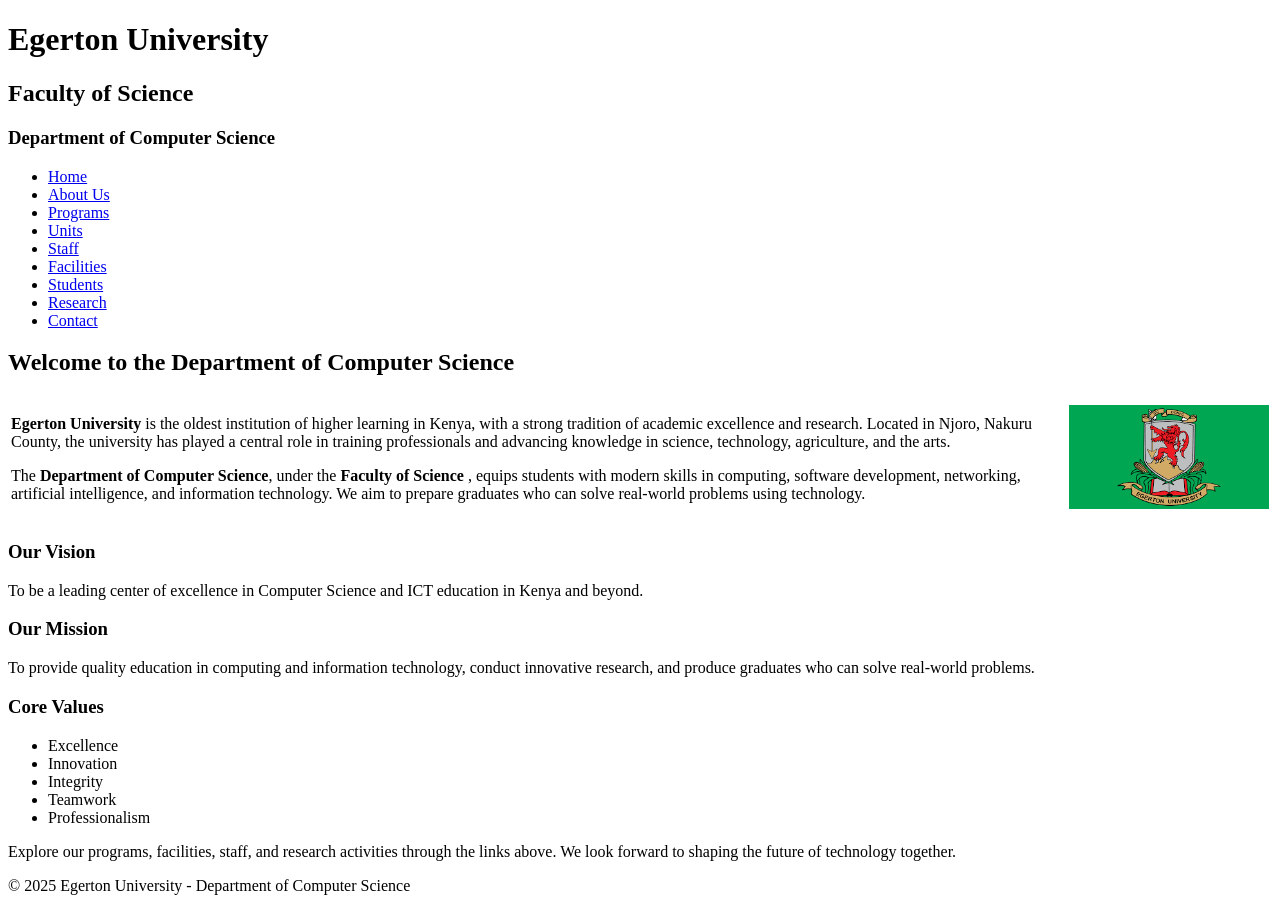
<file: invalidoldindex.html>
<!DOCTYPE html>
<html lang="en">
<head>
  <meta charset="UTF-8">
  <title>Department of Computer Science - Egerton University</title>
</head>
<body>

  <!-- Header -->
  <header>
    <h1>Egerton University</h1>
    <h2>Faculty of Science</h2>
    <h3>Department of Computer Science</h3>
  </header>

  <!-- Navigation -->
  <nav>
    <ul>
      <li><a href="index.html">Home</a></li>
      <li><a href="about.html">About Us</a></li>
      <li><a href="programs.html">Programs</a></li>
      <li><a href="units.html">Units</a></li>
      <li><a href="staff.html">Staff</a></li>
      <li><a href="facilities.html">Facilities</a></li>
      <li><a href="students.html">Students</a></li>
      <li><a href="research.html">Research</a></li>
      <li><a href="contact.html">Contact</a></li>
    </ul>
  </nav>

  <!-- Main Content -->
  <main>
    <h2>Welcome to the Department of Computer Science</h2>

    <!-- Egerton details + logo side by side -->
    <table>
      <tr>
        <td>
          <p>
            <strong>Egerton University</strong> is the oldest institution of higher learning in Kenya, 
            with a strong tradition of academic excellence and research. 
            Located in Njoro, Nakuru County, the university has played a central role in training 
            professionals and advancing knowledge in science, technology, agriculture, and the arts.  
          </p>
          <p>
            The <strong>Department of Computer Science</strong>, under the <strong> Faculty of Science </strong>, 
            equips students with modern skills in computing, software development, 
            networking, artificial intelligence, and information technology. 
            We aim to prepare graduates who can solve real-world problems using technology.
          </p>
        </td>
        <td>
          <img src="egertonlogo.png" alt="Egerton University Logo" width="200">
        </td>
      </tr>
    </table>

    <h3>Our Vision</h3>
    <p>To be a leading center of excellence in Computer Science and ICT education in Kenya and beyond.</p>

    <h3>Our Mission</h3>
    <p>
      To provide quality education in computing and information technology, 
      conduct innovative research, and produce graduates who can solve real-world problems.
    </p>

    <h3>Core Values</h3>
    <ul>
      <li>Excellence</li>
      <li>Innovation</li>
      <li>Integrity</li>
      <li>Teamwork</li>
      <li>Professionalism</li>
    </ul>

    <p>
      Explore our programs, facilities, staff, and research activities through the links above. 
      We look forward to shaping the future of technology together.
    </p>
  </main>

  <!-- Footer -->
  <footer>
    <p>&copy; 2025 Egerton University - Department of Computer Science</p>
  </footer>

</body>
</html>
</file>
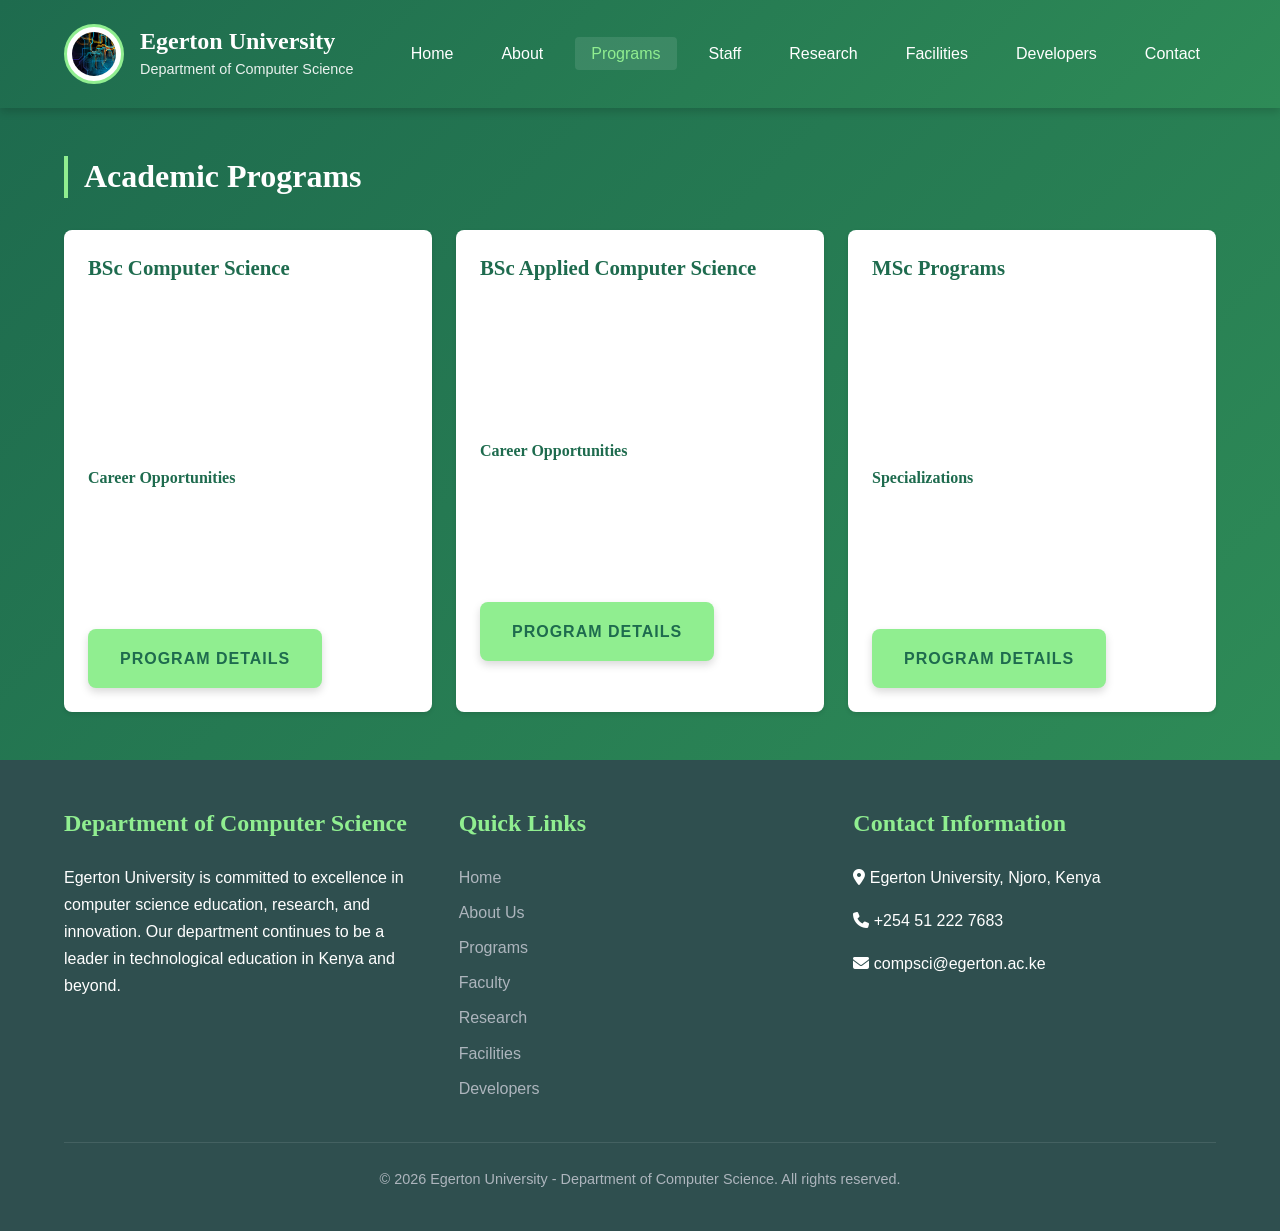
<file: programs.html>
<!DOCTYPE html>
<html lang="en">
<head>
    <meta charset="UTF-8">
    <meta name="viewport" content="width=device-width, initial-scale=1.0">
    <title>Academic Programs - Department of Computer Science</title>
    <link rel="icon" type="image/x-icon" href="images/favicon.ico">
    <link rel="stylesheet" href="https://cdnjs.cloudflare.com/ajax/libs/font-awesome/6.4.0/css/all.min.css">
    <link rel="stylesheet" href="styles.css">
</head>
<body>
    <!-- Header Section -->
    <header>
        <div class="container">
            <div class="header-content">
                <div class="logo">
                    <img src="images/logo.png" alt="Egerton University Logo" class="logo-img">
                    <div class="logo-text">
                        <h1>Egerton University</h1>
                        <p>Department of Computer Science</p>
                    </div>
                </div>
                
                <nav>
                    <button class="mobile-menu-btn" id="mobileMenuBtn">
                        <i class="fas fa-bars"></i>
                    </button>
                    <ul class="nav-menu" id="navMenu">
                        <li><a class="nav-link" href="index.html">Home</a></li>
                        <li><a class="nav-link" href="about.html">About</a></li>
                        <li><a class="nav-link active" href="programs.html">Programs</a></li>
                        <li><a class="nav-link" href="staff.html">Staff</a></li>
                        <li><a class="nav-link" href="research.html">Research</a></li>
                        <li><a class="nav-link" href="facilities.html">Facilities</a></li>
                        <li><a class="nav-link" href="developers.html">Developers</a></li>
                        <li><a class="nav-link" href="contact.html">Contact</a></li>
                    </ul>
                </nav>
            </div>
        </div>
    </header>

    <!-- Programs Section -->
    <section class="section section-green">
        <div class="container">
            <h2 style="color: var(--white); border-left-color: var(--light-green);">Academic Programs</h2>
            <div class="grid grid-3">
                <div class="card fade-in">
                    <div class="card-content">
                        <h3 class="card-title">BSc Computer Science</h3>
                        <p>A comprehensive four-year program covering programming, algorithms, software engineering, networking, databases, and artificial intelligence. Students engage in hands-on labs, industry attachments, and a final year project to apply their knowledge.</p>
                        <h4>Career Opportunities</h4>
                        <ul>
                            <li>Software Developers</li>
                            <li>Systems Analysts</li>
                            <li>Database Administrators</li>
                            <li>Network Engineering</li>
                        </ul>
                        <a class="btn" style="margin-top: var(--space-sm); background: var(--light-green); color: var(--primary-green);">Program Details</a>
                    </div>
                </div>
                <div class="card fade-in">
                    <div class="card-content">
                        <h3 class="card-title">BSc Applied Computer Science</h3>
                        <p>Focuses on the application of computing in real-world settings, integrating programming, database systems, information management, and applied technologies to solve societal and industrial challenges.</p>
                        <h4>Career Opportunities</h4>
                        <ul>
                            <li>IT Consultant</li>
                            <li>Applications Developer</li>
                            <li>Business Analyst</li>
                            <li>IT Project Manager</li>
                        </ul>
                        <a class="btn" style="margin-top: var(--space-sm); background: var(--light-green); color: var(--primary-green);">Program Details</a>
                    </div>
                </div>
                <div class="card fade-in">
                    <div class="card-content">
                        <h3 class="card-title">MSc Programs</h3>
                        <p>Advanced training in computer science with research opportunities in AI, cybersecurity, data science, and software engineering. Focused on applied research and practical implementation of computing solutions across industries.</p>
                        <h4>Specializations</h4>
                        <ul>
                            <li>Artificial Intelligence</li>
                            <li>Data Science</li>
                            <li>Cybersecurity</li>
                            <li>Software Engineering</li>
                        </ul>
                        <a class="btn" style="margin-top: var(--space-sm); background: var(--light-green); color: var(--primary-green);">Program Details</a>
                    </div>
                </div>
            </div>
        </div>
    </section>

    <!-- Footer -->
    <footer>
        <div class="container">
            <div class="footer-content">
                <div class="footer-section">
                    <h3>Department of Computer Science</h3>
                    <p>Egerton University is committed to excellence in computer science education, research, and innovation. Our department continues to be a leader in technological education in Kenya and beyond.</p>
                </div>
                <div class="footer-section">
                    <h3>Quick Links</h3>
                    <ul class="footer-links">
                        <li><a href="index.html">Home</a></li>
                        <li><a href="about.html">About Us</a></li>
                        <li><a href="programs.html">Programs</a></li>
                        <li><a href="staff.html">Faculty</a></li>
                        <li><a href="research.html">Research</a></li>
                        <li><a href="facilities.html">Facilities</a></li>
                        <li><a href="developers.html">Developers</a></li>
                    </ul>
                </div>
                <div class="footer-section">
                    <h3>Contact Information</h3>
                    <p><i class="fas fa-map-marker-alt"></i> Egerton University, Njoro, Kenya</p>
                    <p><i class="fas fa-phone"></i> +254 51 222 7683</p>
                    <p><i class="fas fa-envelope"></i> compsci@egerton.ac.ke</p>
                </div>
            </div>
            <div class="copyright">
                <p>&copy; 2025 Egerton University - Department of Computer  Science. All rights reserved.</p>
            </div>
        </div>
    </footer>

    <script src="script.js"></script>
</body>
</html>
</file>
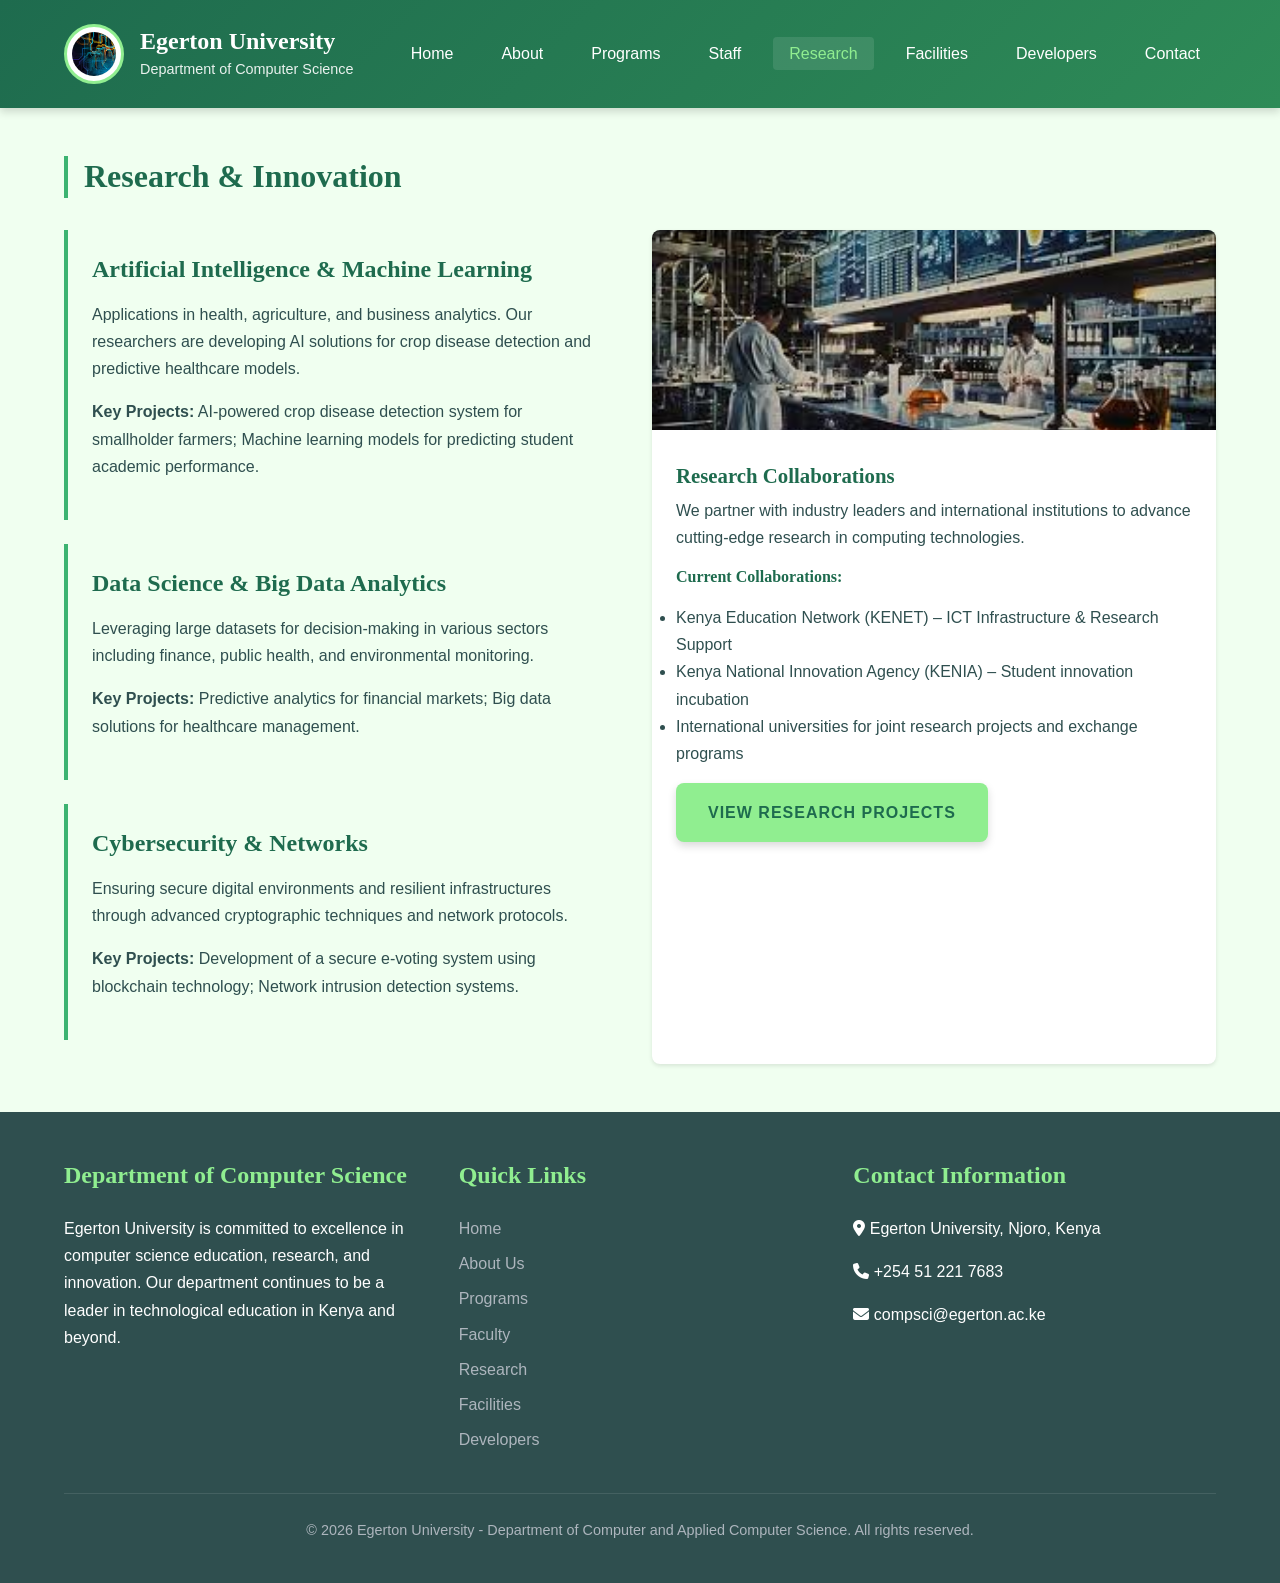
<file: research.html>
<!DOCTYPE html>
<html lang="en">
<head>
    <meta charset="UTF-8">
    <meta name="viewport" content="width=device-width, initial-scale=1.0">
    <title>Research - Department of Computer Science</title>
    <link rel="icon" type="image/x-icon" href="images/favicon.ico">
    <link rel="stylesheet" href="https://cdnjs.cloudflare.com/ajax/libs/font-awesome/6.4.0/css/all.min.css">
    <link rel="stylesheet" href="styles.css">
</head>
<body>
    <!-- Header Section -->
    <header>
        <div class="container">
            <div class="header-content">
                <div class="logo">
                    <img src="images/logo.png" alt="Egerton University Logo" class="logo-img">
                    <div class="logo-text">
                        <h1>Egerton University</h1>
                        <p>Department of Computer Science</p>
                    </div>
                </div>
                
                <nav>
                    <button class="mobile-menu-btn" id="mobileMenuBtn">
                        <i class="fas fa-bars"></i>
                    </button>
                    <ul class="nav-menu" id="navMenu">
                        <li><a class="nav-link" href="index.html">Home</a></li>
                        <li><a class="nav-link" href="about.html">About</a></li>
                        <li><a class="nav-link" href="programs.html">Programs</a></li>
                        <li><a class="nav-link" href="staff.html">Staff</a></li>
                        <li><a class="nav-link active" href="research.html">Research</a></li>
                        <li><a class="nav-link" href="facilities.html">Facilities</a></li>
                        <li><a class="nav-link" href="developers.html">Developers</a></li>
                        <li><a class="nav-link" href="contact.html">Contact</a></li>
                    </ul>
                </nav>
            </div>
        </div>
    </header>

    <!-- Research Section -->
    <section class="section section-pale">
        <div class="container">
            <h2>Research & Innovation</h2>
            <div class="grid grid-2">
                <div class="fade-in">
                    <div class="research-area">
                        <h3>Artificial Intelligence & Machine Learning</h3>
                        <p>Applications in health, agriculture, and business analytics. Our researchers are developing AI solutions for crop disease detection and predictive healthcare models.</p>
                        <p><strong>Key Projects:</strong> AI-powered crop disease detection system for smallholder farmers; Machine learning models for predicting student academic performance.</p>
                    </div>
                    <div class="research-area">
                        <h3>Data Science & Big Data Analytics</h3>
                        <p>Leveraging large datasets for decision-making in various sectors including finance, public health, and environmental monitoring.</p>
                        <p><strong>Key Projects:</strong> Predictive analytics for financial markets; Big data solutions for healthcare management.</p>
                    </div>
                    <div class="research-area">
                        <h3>Cybersecurity & Networks</h3>
                        <p>Ensuring secure digital environments and resilient infrastructures through advanced cryptographic techniques and network protocols.</p>
                        <p><strong>Key Projects:</strong> Development of a secure e-voting system using blockchain technology; Network intrusion detection systems.</p>
                    </div>
                </div>
                <div class="fade-in">
                    <div class="card">
                        <img src="images/research-lab.jpg" alt="Research Lab" class="card-img">
                        <div class="card-content">
                            <h3 class="card-title">Research Collaborations</h3>
                            <p>We partner with industry leaders and international institutions to advance cutting-edge research in computing technologies.</p>
                            <h4>Current Collaborations:</h4>
                            <ul>
                                <li>Kenya Education Network (KENET) – ICT Infrastructure & Research Support</li>
                                <li>Kenya National Innovation Agency (KENIA) – Student innovation incubation</li>
                                <li>International universities for joint research projects and exchange programs</li>
                            </ul>
                            <a class="btn" style="margin-top: var(--space-sm);">View Research Projects</a>
                        </div>
                    </div>
                </div>
            </div>
        </div>
    </section>

    <!-- Footer -->
    <footer>
        <div class="container">
            <div class="footer-content">
                <div class="footer-section">
                    <h3>Department of Computer Science</h3>
                    <p>Egerton University is committed to excellence in computer science education, research, and innovation. Our department continues to be a leader in technological education in Kenya and beyond.</p>
                </div>
                <div class="footer-section">
                    <h3>Quick Links</h3>
                    <ul class="footer-links">
                        <li><a href="index.html">Home</a></li>
                        <li><a href="about.html">About Us</a></li>
                        <li><a href="programs.html">Programs</a></li>
                        <li><a href="staff.html">Faculty</a></li>
                        <li><a href="research.html">Research</a></li>
                        <li><a href="facilities.html">Facilities</a></li>
                        <li><a href="developers.html">Developers</a></li>
                    </ul>
                </div>
                <div class="footer-section">
                    <h3>Contact Information</h3>
                    <p><i class="fas fa-map-marker-alt"></i> Egerton University, Njoro, Kenya</p>
                    <p><i class="fas fa-phone"></i> +254 51 221 7683</p>
                    <p><i class="fas fa-envelope"></i> compsci@egerton.ac.ke</p>
                </div>
            </div>
            <div class="copyright">
                <p>&copy; 2025 Egerton University - Department of Computer and Applied Computer Science. All rights reserved.</p>
            </div>
        </div>
    </footer>

    <script src="script.js"></script>
</body>
</html>
</file>
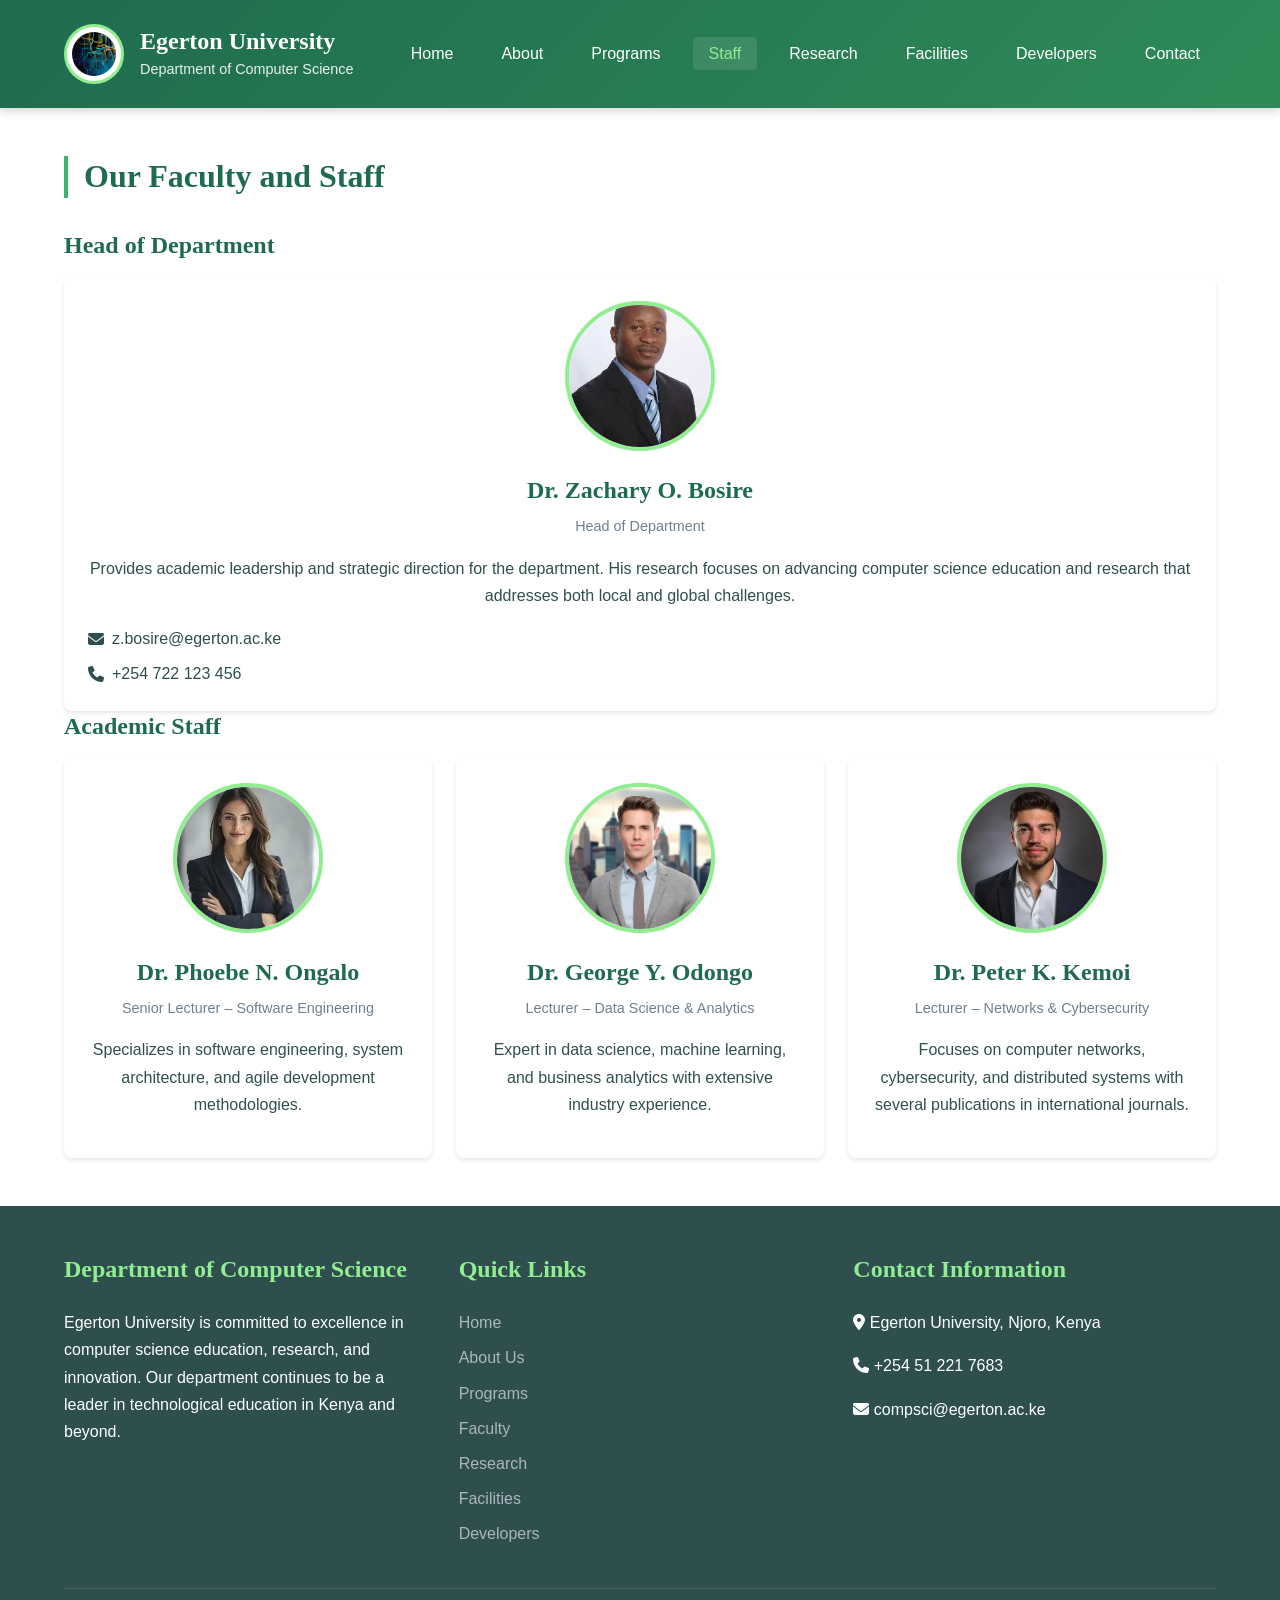
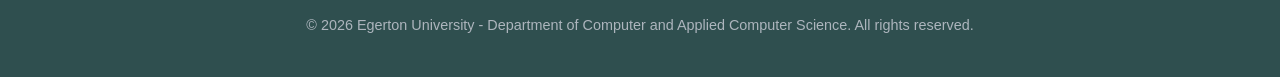
<file: staff.html>
<!DOCTYPE html>
<html lang="en">
<head>
    <meta charset="UTF-8">
    <meta name="viewport" content="width=device-width, initial-scale=1.0">
    <title>Our Staff - Department of Computer Science</title>
    <link rel="icon" type="image/x-icon" href="images/favicon.ico">
    <link rel="stylesheet" href="https://cdnjs.cloudflare.com/ajax/libs/font-awesome/6.4.0/css/all.min.css">
    <link rel="stylesheet" href="styles.css">
</head>
<body>
    <!-- Header Section -->
    <header>
        <div class="container">
            <div class="header-content">
                <div class="logo">
                    <img src="images/logo.png" alt="Egerton University Logo" class="logo-img">
                    <div class="logo-text">
                        <h1>Egerton University</h1>
                        <p>Department of Computer Science</p>
                    </div>
                </div>
                
                <nav>
                    <button class="mobile-menu-btn" id="mobileMenuBtn">
                        <i class="fas fa-bars"></i>
                    </button>
                    <ul class="nav-menu" id="navMenu">
                        <li><a class="nav-link" href="index.html">Home</a></li>
                        <li><a class="nav-link" href="about.html">About</a></li>
                        <li><a class="nav-link" href="programs.html">Programs</a></li>
                        <li><a class="nav-link active" href="staff.html">Staff</a></li>
                        <li><a class="nav-link" href="research.html">Research</a></li>
                        <li><a class="nav-link" href="facilities.html">Facilities</a></li>
                        <li><a class="nav-link" href="developers.html">Developers</a></li>
                        <li><a class="nav-link" href="contact.html">Contact</a></li>
                    </ul>
                </nav>
            </div>
        </div>
    </header>

    <!-- Staff Section -->
    <section class="section section-light">
        <div class="container">
            <h2>Our Faculty and Staff</h2>
            
            <h3>Head of Department</h3>
            <div class="grid grid-2 fade-in">
                <div class="staff-card card">
                    <img src="images/staff/bosire.jpg" alt="Dr. Zachary O. Bosire" class="staff-img">
                    <h3 class="staff-name">Dr. Zachary O. Bosire</h3>
                    <p class="staff-role">Head of Department</p>
                    <p>Provides academic leadership and strategic direction for the department. His research focuses on advancing computer science education and research that addresses both local and global challenges.</p>
                    <div class="staff-contact">
                        <div style="display: flex; flex-direction: column; gap: var(--space-xs); margin-top: var(--space-sm);">
                            <div style="display: flex; align-items: center; gap: var(--space-xs);">
                                <i class="fas fa-envelope"></i>
                                <span>z.bosire@egerton.ac.ke</span>
                            </div>
                            <div style="display: flex; align-items: center; gap: var(--space-xs);">
                                <i class="fas fa-phone"></i>
                                <span>+254 722 123 456</span>
                            </div>
                        </div>
                    </div>
                </div>
            </div>
            
            <h3>Academic Staff</h3>
            <div class="grid grid-3">
                <div class="staff-card card fade-in">
                    <img src="images/staff/phoebe.jpg" alt="Dr. Phoebe N. Ongalo" class="staff-img">
                    <h3 class="staff-name">Dr. Phoebe N. Ongalo</h3>
                    <p class="staff-role">Senior Lecturer – Software Engineering</p>
                    <p>Specializes in software engineering, system architecture, and agile development methodologies.</p>
                </div>
                
                <div class="staff-card card fade-in">
                    <img src="images/staff/odongo.jpg" alt="Dr. George Y. Odongo" class="staff-img">
                    <h3 class="staff-name">Dr. George Y. Odongo</h3>
                    <p class="staff-role">Lecturer – Data Science & Analytics</p>
                    <p>Expert in data science, machine learning, and business analytics with extensive industry experience.</p>
                </div>
                
                <div class="staff-card card fade-in">
                    <img src="images/staff/worker.jpg" alt="Dr. Peter K. Kemoi" class="staff-img">
                    <h3 class="staff-name">Dr. Peter K. Kemoi</h3>
                    <p class="staff-role">Lecturer – Networks & Cybersecurity</p>
                    <p>Focuses on computer networks, cybersecurity, and distributed systems with several publications in international journals.</p>
                </div>
            </div>
        </div>
    </section>

    <!-- Footer -->
    <footer>
        <div class="container">
            <div class="footer-content">
                <div class="footer-section">
                    <h3>Department of Computer Science</h3>
                    <p>Egerton University is committed to excellence in computer science education, research, and innovation. Our department continues to be a leader in technological education in Kenya and beyond.</p>
                </div>
                <div class="footer-section">
                    <h3>Quick Links</h3>
                    <ul class="footer-links">
                        <li><a href="index.html">Home</a></li>
                        <li><a href="about.html">About Us</a></li>
                        <li><a href="programs.html">Programs</a></li>
                        <li><a href="staff.html">Faculty</a></li>
                        <li><a href="research.html">Research</a></li>
                        <li><a href="facilities.html">Facilities</a></li>
                        <li><a href="developers.html">Developers</a></li>
                    </ul>
                </div>
                <div class="footer-section">
                    <h3>Contact Information</h3>
                    <p><i class="fas fa-map-marker-alt"></i> Egerton University, Njoro, Kenya</p>
                    <p><i class="fas fa-phone"></i> +254 51 221 7683</p>
                    <p><i class="fas fa-envelope"></i> compsci@egerton.ac.ke</p>
                </div>
            </div>
            <div class="copyright">
                <p>&copy; 2025 Egerton University - Department of Computer and Applied Computer Science. All rights reserved.</p>
            </div>
        </div>
    </footer>

    <script src="script.js"></script>
</body>
</html>
</file>
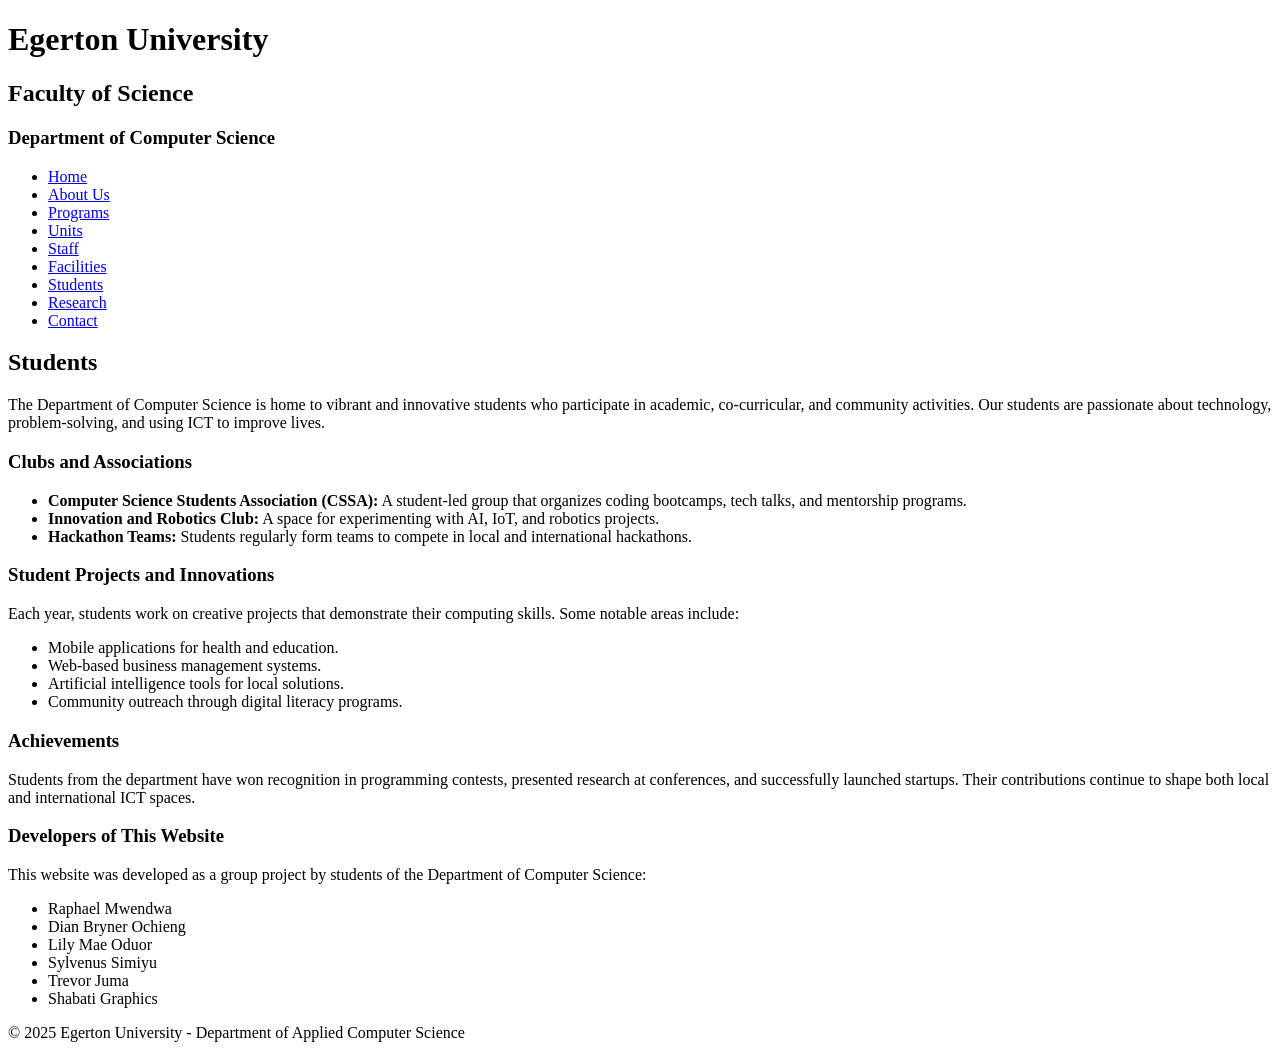
<file: students.html>
<!DOCTYPE html>
<html lang="en">
<head>
  <meta charset="UTF-8">
  <title>Students - Department of  Computer Science</title>
</head>
<body>

  <!-- Header -->
  <header>
    <h1>Egerton University</h1>
    <h2>Faculty of Science</h2>
    <h3>Department of Computer Science</h3>
  </header>

  <!-- Navigation -->
  <nav>
    <ul>
      <li><a href="index.html">Home</a></li>
      <li><a href="about.html">About Us</a></li>
      <li><a href="programs.html">Programs</a></li>
      <li><a href="units.html">Units</a></li>
      <li><a href="staff.html">Staff</a></li>
      <li><a href="facilities.html">Facilities</a></li>
      <li><a href="students.html">Students</a></li>
      <li><a href="research.html">Research</a></li>
      <li><a href="contact.html">Contact</a></li>
    </ul>
  </nav>

  <!-- Main Content -->
  <main>
    <h2>Students</h2>
    <p>
      The Department of Computer Science is home to vibrant and innovative students 
      who participate in academic, co-curricular, and community activities. 
      Our students are passionate about technology, problem-solving, and using ICT to improve lives.
    </p>

    <h3>Clubs and Associations</h3>
    <ul>
      <li><strong>Computer Science Students Association (CSSA):</strong> 
          A student-led group that organizes coding bootcamps, tech talks, and mentorship programs.</li>
      <li><strong>Innovation and Robotics Club:</strong> 
          A space for experimenting with AI, IoT, and robotics projects.</li>
      <li><strong>Hackathon Teams:</strong> 
          Students regularly form teams to compete in local and international hackathons.</li>
    </ul>

    <h3>Student Projects and Innovations</h3>
    <p>
      Each year, students work on creative projects that demonstrate their computing skills. 
      Some notable areas include:
    </p>
    <ul>
      <li>Mobile applications for health and education.</li>
      <li>Web-based business management systems.</li>
      <li>Artificial intelligence tools for local solutions.</li>
      <li>Community outreach through digital literacy programs.</li>
    </ul>

    <h3>Achievements</h3>
    <p>
      Students from the department have won recognition in programming contests, 
      presented research at conferences, and successfully launched startups. 
      Their contributions continue to shape both local and international ICT spaces.
    </p>

    <h3>Developers of This Website</h3>
    <p>
      This website was developed as a group project by students of the Department of Computer Science:
    </p>
    <ul>
      <li>Raphael Mwendwa</li>
      <li>Dian Bryner Ochieng</li>
      <li>Lily Mae Oduor</li>
      <li>Sylvenus Simiyu</li>
      <li>Trevor Juma</li>
      <li>Shabati Graphics</li>
    </ul>
  </main>

  <!-- Footer -->
  <footer>
    <p>&copy; 2025 Egerton University - Department of Applied Computer Science</p>
  </footer>

</body>
</html>
</file>
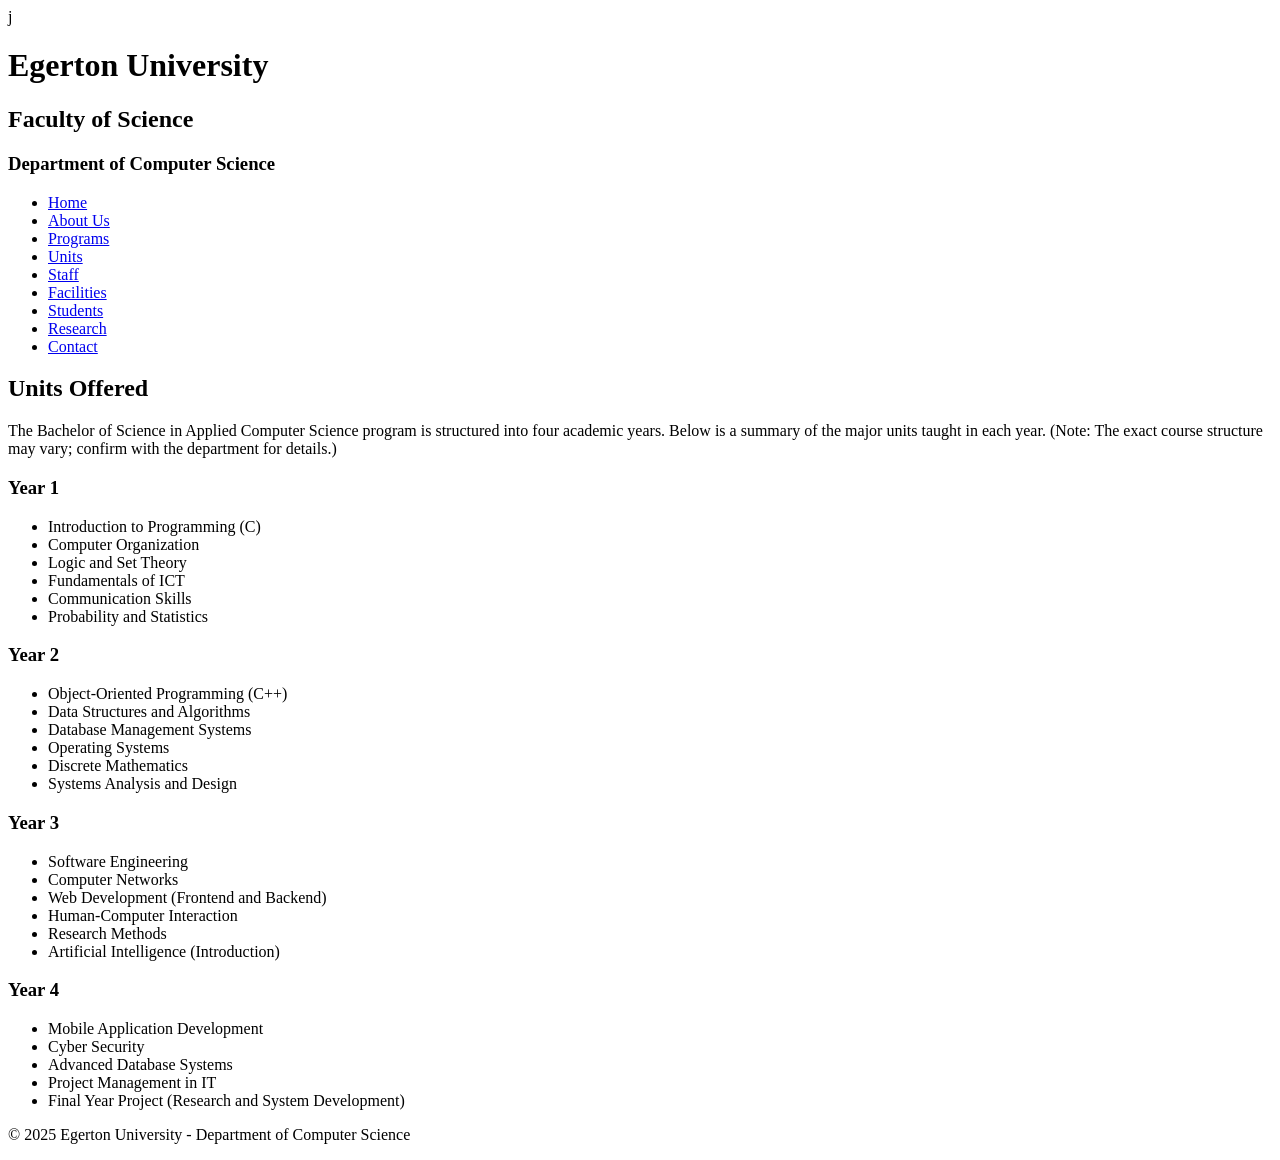
<file: units.html>
j<!DOCTYPE html>
<html lang="en">
<head>
  <meta charset="UTF-8">
  <title>Units - Department of Computer Science</title>
</head>
<body>

  <!-- Header -->
  <header>
    <h1>Egerton University</h1>
    <h2>Faculty of Science</h2>
    <h3>Department of Computer Science</h3>
  </header>

  <!-- Navigation -->
  <nav>
    <ul>
      <li><a href="index.html">Home</a></li>
      <li><a href="about.html">About Us</a></li>
      <li><a href="programs.html">Programs</a></li>
      <li><a href="units.html">Units</a></li>
      <li><a href="staff.html">Staff</a></li>
      <li><a href="facilities.html">Facilities</a></li>
      <li><a href="students.html">Students</a></li>
      <li><a href="research.html">Research</a></li>
      <li><a href="contact.html">Contact</a></li>
    </ul>
  </nav>

  <!-- Main Content -->
  <main>
    <h2>Units Offered</h2>
    <p>
      The Bachelor of Science in Applied Computer Science program is structured into 
      four academic years. Below is a summary of the major units taught in each year. 
      (Note: The exact course structure may vary; confirm with the department for details.)
    </p>

    <h3>Year 1</h3>
    <ul>
      <li>Introduction to Programming (C)</li>
      <li>Computer Organization</li>
      <li>Logic and Set Theory</li>
      <li>Fundamentals of ICT</li>
      <li>Communication Skills</li>
      <li>Probability and Statistics</li>
    </ul>

    <h3>Year 2</h3>
    <ul>
      <li>Object-Oriented Programming (C++)</li>
      <li>Data Structures and Algorithms</li>
      <li>Database Management Systems</li>
      <li>Operating Systems</li>
      <li>Discrete Mathematics</li>
      <li>Systems Analysis and Design</li>
    </ul>

    <h3>Year 3</h3>
    <ul>
      <li>Software Engineering</li>
      <li>Computer Networks</li>
      <li>Web Development (Frontend and Backend)</li>
      <li>Human-Computer Interaction</li>
      <li>Research Methods</li>
      <li>Artificial Intelligence (Introduction)</li>
    </ul>

    <h3>Year 4</h3>
    <ul>
      <li>Mobile Application Development</li>
      <li>Cyber Security</li>
      <li>Advanced Database Systems</li>
      <li>Project Management in IT</li>
      <li>Final Year Project (Research and System Development)</li>
    </ul>
  </main>

  <!-- Footer -->
  <footer>
    <p>&copy; 2025 Egerton University - Department of Computer Science</p>
  </footer>

</body>
</html>
</file>
<file: styles.css>
:root {
    --primary-green: #1e6b4e;
    --secondary-green: #2e8b57;
    --accent-green: #3cb371;
    --light-green: #90ee90;
    --pale-green: #f0fff0;
    --white: #ffffff;
    --light-gray: #f8f9fa;
    --text-dark: #2f4f4f;
    --text-light: #708090;
    
    --font-primary: 'Segoe UI', Tahoma, Geneva, Verdana, sans-serif;
    --font-heading: 'Georgia', serif;
    
    --space-xs: 0.5rem;
    --space-sm: 1rem;
    --space-md: 1.5rem;
    --space-lg: 2rem;
    --space-xl: 3rem;
    
    --radius-sm: 4px;
    --radius-md: 8px;
    --radius-lg: 16px;
    
    /* Shadows */
    --shadow-sm: 0 2px 4px rgba(0,0,0,0.1);
    --shadow-md: 0 4px 8px rgba(0,0,0,0.15);
    --shadow-lg: 0 8px 16px rgba(0,0,0,0.2);
}

* {
    margin: 0;
    padding: 0;
    box-sizing: border-box;
}

html {
    scroll-behavior: smooth;
}

body {
    font-family: var(--font-primary);
    line-height: 1.7;
    color: var(--text-dark);
    background-color: var(--white);
    overflow-x: hidden;
}

/* ===========================
   TYPOGRAPHY
=========================== */
h1, h2, h3, h4, h5, h6 {
    font-family: var(--font-heading);
    font-weight: 700;
    line-height: 1.3;
    margin-bottom: var(--space-sm);
    color: var(--primary-green);
}

h1 {
    font-size: 2.5rem;
}

h2 {
    font-size: 2rem;
    border-left: 4px solid var(--accent-green);
    padding-left: var(--space-sm);
    margin-bottom: var(--space-lg);
}

h3 {
    font-size: 1.5rem;
}

p {
    margin-bottom: var(--space-sm);
}

a {
    color: var(--primary-green);
    text-decoration: none;
    transition: color 0.3s ease;
}

a:hover {
    color: var(--accent-green);
}

/* ===========================
   LAYOUT COMPONENTS
=========================== */
.container {
    width: 100%;
    max-width: 1200px;
    margin: 0 auto;
    padding: 0 var(--space-md);
}

.section {
    padding: var(--space-xl) 0;
}

.section-light {
    background-color: var(--white);
}

.section-pale {
    background-color: var(--pale-green);
}

.section-green {
    background: linear-gradient(135deg, var(--primary-green) 0%, var(--secondary-green) 100%);
    color: var(--white);
}

/* ===========================
   HEADER AND NAVIGATION
=========================== */
header {
    background: linear-gradient(135deg, var(--primary-green) 0%, var(--secondary-green) 100%);
    color: var(--white);
    padding: var(--space-md) 0;
    position: sticky;
    top: 0;
    z-index: 1000;
    box-shadow: var(--shadow-md);
}

.header-content {
    display: flex;
    justify-content: space-between;
    align-items: center;
}

.logo {
    display: flex;
    align-items: center;
    gap: var(--space-sm);
}

.logo-img {
    height: 60px;
    width: 60px;
    border-radius: 50%;
    object-fit: cover;
    border: 3px solid var(--light-green);
    transition: transform 0.3s ease;
    background-color: var(--white);
    padding: 5px;
}

.logo-img:hover {
    transform: scale(1.05);
}

.logo-text h1 {
    font-size: 1.5rem;
    margin-bottom: 0;
    color: var(--white);
}

.logo-text p {
    font-size: 0.9rem;
    margin-bottom: 0;
    opacity: 0.9;
}

/* Navigation */
nav {
    display: flex;
    align-items: center;
}

.nav-menu {
    display: flex;
    list-style: none;
    gap: var(--space-sm);
}

.nav-link {
    color: var(--white);
    padding: var(--space-xs) var(--space-sm);
    border-radius: var(--radius-sm);
    transition: all 0.3s ease;
    position: relative;
    font-weight: 500;
}

.nav-link:hover, .nav-link.active {
    background-color: rgba(255, 255, 255, 0.1);
    color: var(--light-green);
}

.mobile-menu-btn {
    display: none;
    background: none;
    border: none;
    color: var(--white);
    font-size: 1.5rem;
    cursor: pointer;
    z-index: 1001;
}

/* ===========================
   HERO SECTION
=========================== */
.hero {
    background: linear-gradient(rgba(30, 107, 78, 0.85), rgba(46, 139, 87, 0.85)), 
                url('images/campus_view.jpg') center/cover no-repeat;
    color: var(--white);
    text-align: center;
    padding: var(--space-xl) 0;
    min-height: 70vh;
    display: flex;
    align-items: center;
}

.hero-content {
    max-width: 800px;
    margin: 0 auto;
}

.hero h1 {
    font-size: 3rem;
    margin-bottom: var(--space-md);
    color: var(--white);
}

.hero p {
    font-size: 1.2rem;
    margin-bottom: var(--space-lg);
    opacity: 0.9;
}

.btn {
    display: inline-block;
    padding: var(--space-sm) var(--space-lg);
    background: var(--light-green);
    color: var(--primary-green);
    border: none;
    border-radius: var(--radius-md);
    font-weight: 600;
    cursor: pointer;
    transition: all 0.3s ease;
    text-transform: uppercase;
    letter-spacing: 1px;
    box-shadow: var(--shadow-md);
}

.btn:hover {
    transform: translateY(-3px);
    box-shadow: var(--shadow-lg);
    background: var(--accent-green);
    color: var(--white);
}

.btn-outline {
    background: transparent;
    border: 2px solid var(--light-green);
    color: var(--light-green);
}

.btn-outline:hover {
    background: var(--light-green);
    color: var(--primary-green);
}

/* ===========================
   TEASER SECTION
=========================== */
.teasers {
    background: var(--white);
    padding: var(--space-lg) 0;
}

.teaser-grid {
    display: grid;
    grid-template-columns: repeat(auto-fit, minmax(250px, 1fr));
    gap: var(--space-md);
}

.teaser-card {
    background: var(--pale-green);
    padding: var(--space-md);
    border-radius: var(--radius-md);
    text-align: center;
    transition: all 0.3s ease;
    border-top: 4px solid var(--accent-green);
}

.teaser-card:hover {
    transform: translateY(-5px);
    box-shadow: var(--shadow-md);
}

.teaser-icon {
    font-size: 2.5rem;
    color: var(--primary-green);
    margin-bottom: var(--space-sm);
}

/* ===========================
   CARDS AND GRIDS
=========================== */
.card {
    background: var(--white);
    border-radius: var(--radius-md);
    overflow: hidden;
    box-shadow: var(--shadow-sm);
    transition: all 0.3s ease;
    height: 100%;
}

.card:hover {
    transform: translateY(-5px);
    box-shadow: var(--shadow-lg);
}

.card-img {
    width: 100%;
    height: 200px;
    object-fit: cover;
}

.card-content {
    padding: var(--space-md);
}

.card-title {
    font-size: 1.3rem;
    margin-bottom: var(--space-xs);
    color: var(--primary-green);
}

/* Grid layouts */
.grid {
    display: grid;
    gap: var(--space-md);
}

.grid-2 {
    grid-template-columns: repeat(auto-fit, minmax(300px, 1fr));
}

.grid-3 {
    grid-template-columns: repeat(auto-fit, minmax(250px, 1fr));
}

.grid-4 {
    grid-template-columns: repeat(auto-fit, minmax(200px, 1fr));
}

/* ===========================
   FLEXBOX LAYOUTS
=========================== */
.flex-container {
    display: flex;
    gap: var(--space-md);
    margin-bottom: var(--space-lg);
}

.flex-item {
    flex: 1;
    padding: var(--space-md);
    background: var(--white);
    border-radius: var(--radius-md);
    box-shadow: var(--shadow-sm);
    transition: all 0.3s ease;
}

.flex-item:hover {
    transform: translateY(-3px);
    box-shadow: var(--shadow-md);
}

/* ===========================
   STAFF SECTION
=========================== */
.staff-card {
    text-align: center;
    padding: var(--space-md);
}

.staff-img {
    width: 150px;
    height: 150px;
    border-radius: 50%;
    object-fit: cover;
    border: 4px solid var(--light-green);
    margin: 0 auto var(--space-sm);
    transition: all 0.3s ease;
}

.staff-card:hover .staff-img {
    transform: scale(1.05);
}

.staff-name {
    font-weight: 700;
    margin-bottom: var(--space-xs);
}

.staff-role {
    color: var(--text-light);
    font-size: 0.9rem;
    margin-bottom: var(--space-sm);
}

/* ===========================
   FACILITIES SECTION
=========================== */
.facility-card {
    position: relative;
    overflow: hidden;
}

.facility-overlay {
    position: absolute;
    bottom: 0;
    left: 0;
    right: 0;
    background: rgba(30, 107, 78, 0.85);
    color: var(--white);
    padding: var(--space-md);
    transform: translateY(100%);
    transition: transform 0.3s ease;
}

.facility-card:hover .facility-overlay {
    transform: translateY(0);
}

/* ===========================
   RESEARCH SECTION
=========================== */
.research-area {
    background: var(--pale-green);
    border-left: 4px solid var(--accent-green);
    padding: var(--space-md);
    margin-bottom: var(--space-md);
    transition: all 0.3s ease;
}

.research-area:hover {
    background: var(--light-green);
    transform: translateX(5px);
}

/* ===========================
   DEVELOPERS SECTION
=========================== */
.developers-section {
    background: var(--white);
}

.developer-card {
    text-align: center;
    padding: var(--space-md);
}

.developer-img {
    width: 150px;
    height: 150px;
    border-radius: 50%;
    object-fit: cover;
    border: 4px solid var(--accent-green);
    margin: 0 auto var(--space-sm);
    transition: all 0.3s ease;
}

.developer-card:hover .developer-img {
    transform: scale(1.05);
}

/* ===========================
   FORMS
=========================== */
.form-group {
    margin-bottom: var(--space-md);
}

label {
    display: block;
    margin-bottom: var(--space-xs);
    font-weight: 600;
}

input, textarea, select {
    width: 100%;
    padding: var(--space-sm);
    border: 1px solid #ddd;
    border-radius: var(--radius-sm);
    font-family: inherit;
    transition: all 0.3s ease;
}

input:focus, textarea:focus, select:focus {
    outline: none;
    border-color: var(--accent-green);
    box-shadow: 0 0 0 3px rgba(144, 238, 144, 0.3);
}

/* ===========================
   FOOTER
=========================== */
footer {
    background: var(--text-dark);
    color: var(--white);
    padding: var(--space-xl) 0 var(--space-md);
}

.footer-content {
    display: grid;
    grid-template-columns: repeat(auto-fit, minmax(250px, 1fr));
    gap: var(--space-lg);
    margin-bottom: var(--space-lg);
}

.footer-section h3 {
    color: var(--light-green);
    border-left: none;
    padding-left: 0;
    margin-bottom: var(--space-md);
}

.footer-links {
    list-style: none;
}

.footer-links li {
    margin-bottom: var(--space-xs);
}

.footer-links a {
    color: #adb5bd;
    transition: color 0.3s ease;
}

.footer-links a:hover {
    color: var(--light-green);
}

.social-links {
    display: flex;
    gap: var(--space-sm);
    margin-top: var(--space-md);
}

.social-link {
    display: flex;
    align-items: center;
    justify-content: center;
    width: 40px;
    height: 40px;
    background: rgba(255, 255, 255, 0.1);
    border-radius: 50%;
    transition: all 0.3s ease;
}

.social-link:hover {
    background: var(--light-green);
    color: var(--primary-green);
    transform: translateY(-3px);
}

.copyright {
    text-align: center;
    padding-top: var(--space-md);
    border-top: 1px solid rgba(255, 255, 255, 0.1);
    color: #adb5bd;
    font-size: 0.9rem;
}

/* ===========================
   ANIMATIONS AND EFFECTS
=========================== */
.fade-in {
    opacity: 0;
    transform: translateY(30px);
    transition: all 0.8s ease;
}

.fade-in.visible {
    opacity: 1;
    transform: translateY(0);
}

/* ===========================
   RESPONSIVE DESIGN
=========================== */
@media (max-width: 992px) {
    h1 { font-size: 2.2rem; }
    h2 { font-size: 1.8rem; }
    .hero h1 { font-size: 2.5rem; }
    .flex-container {
        flex-direction: column;
    }
}

@media (max-width: 768px) {
    .mobile-menu-btn {
        display: block;
    }
    
    .nav-menu {
        position: fixed;
        top: 0;
        left: -100%;
        width: 80%;
        max-width: 300px;
        height: 100vh;
        background: var(--primary-green);
        flex-direction: column;
        align-items: flex-start;
        justify-content: flex-start;
        padding-top: var(--space-xl);
        transition: left 0.3s ease;
        z-index: 999;
        box-shadow: var(--shadow-lg);
    }
    
    .nav-menu.active {
        left: 0;
    }
    
    .nav-link {
        padding: var(--space-sm) var(--space-lg);
        font-size: 1.1rem;
        width: 100%;
        display: block;
    }
    
    .hero h1 {
        font-size: 2rem;
    }
    
    .grid-3, .grid-4 {
        grid-template-columns: 1fr;
    }
}

@media (max-width: 576px) {
    .container {
        padding: 0 var(--space-sm);
    }
    
    .section {
        padding: var(--space-lg) 0;
    }
    
    h1 { font-size: 1.8rem; }
    h2 { font-size: 1.5rem; }
    
    .btn {
        padding: var(--space-sm) var(--space-md);
        font-size: 0.9rem;
    }
    
    .hero {
        min-height: 60vh;
    }
    
    .hero h1 {
        font-size: 1.8rem;
    }
    
    .hero p {
        font-size: 1rem;
    }
}
</file>
